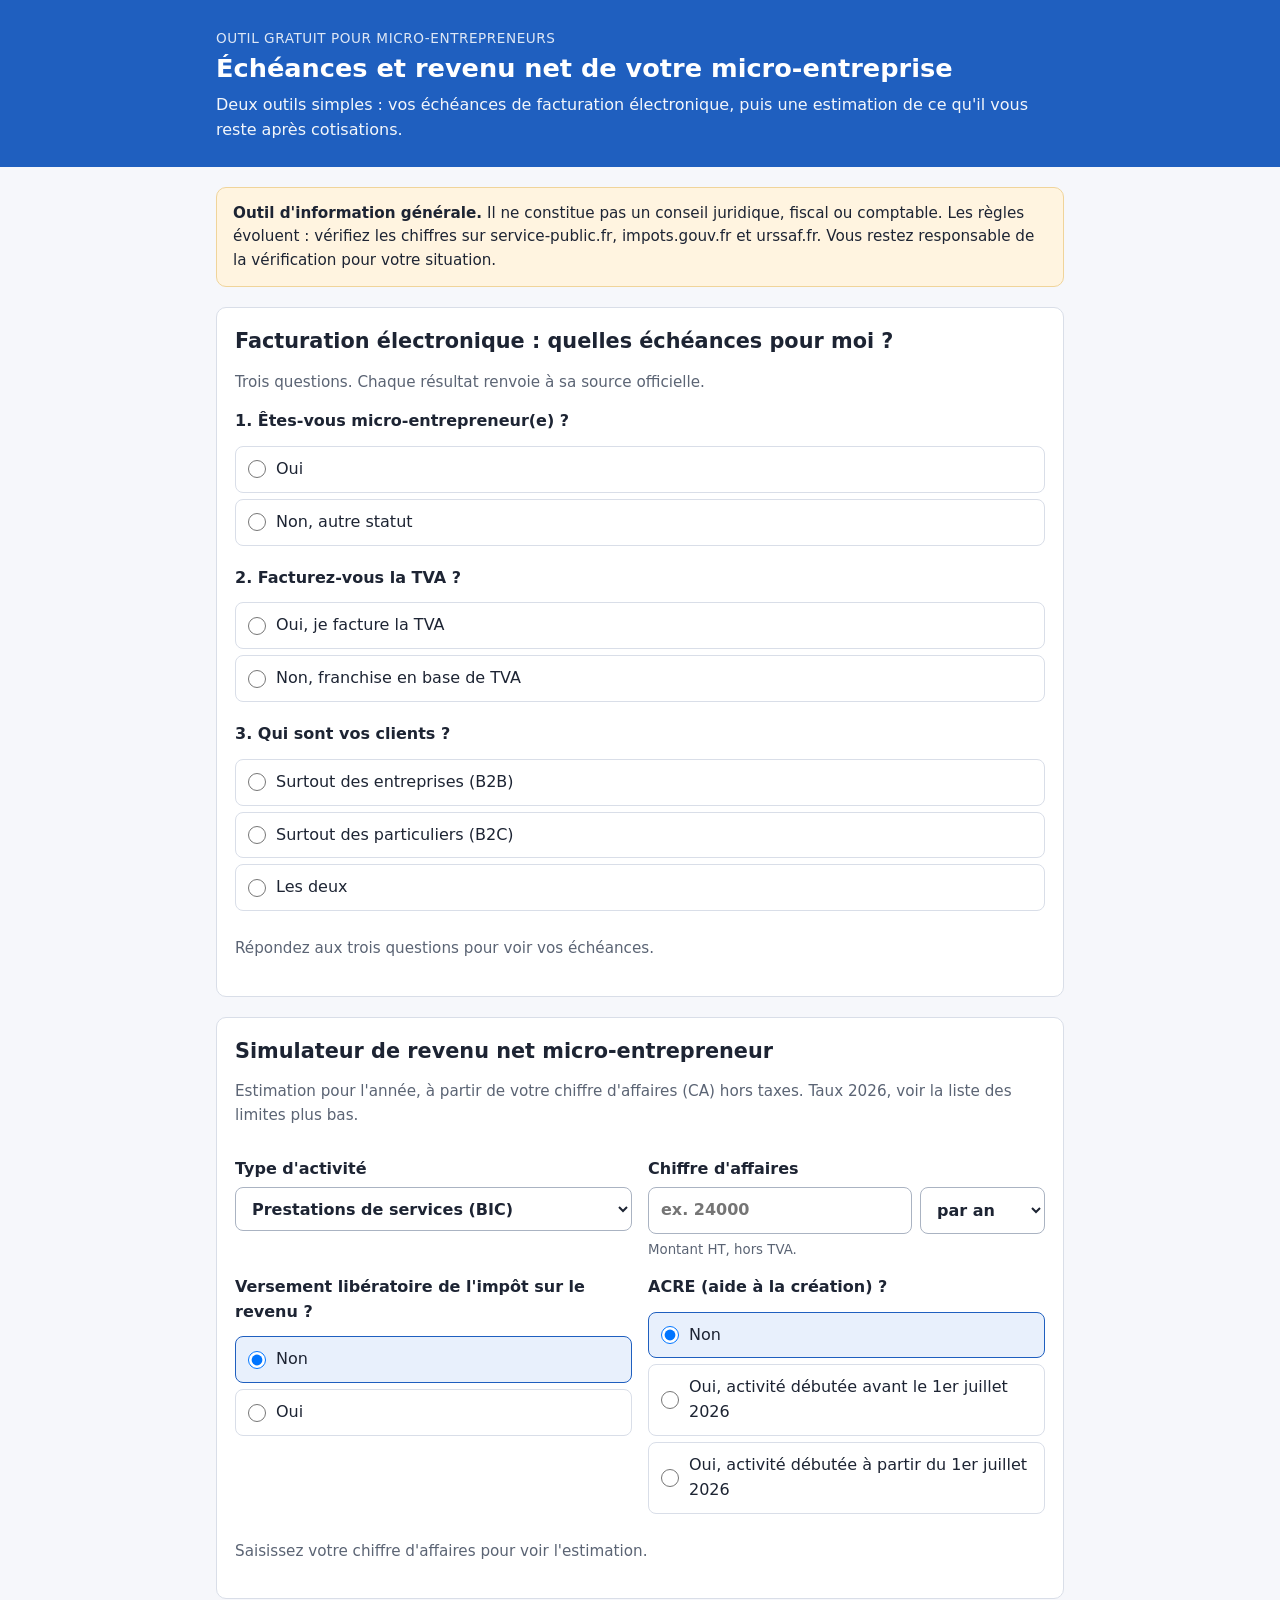
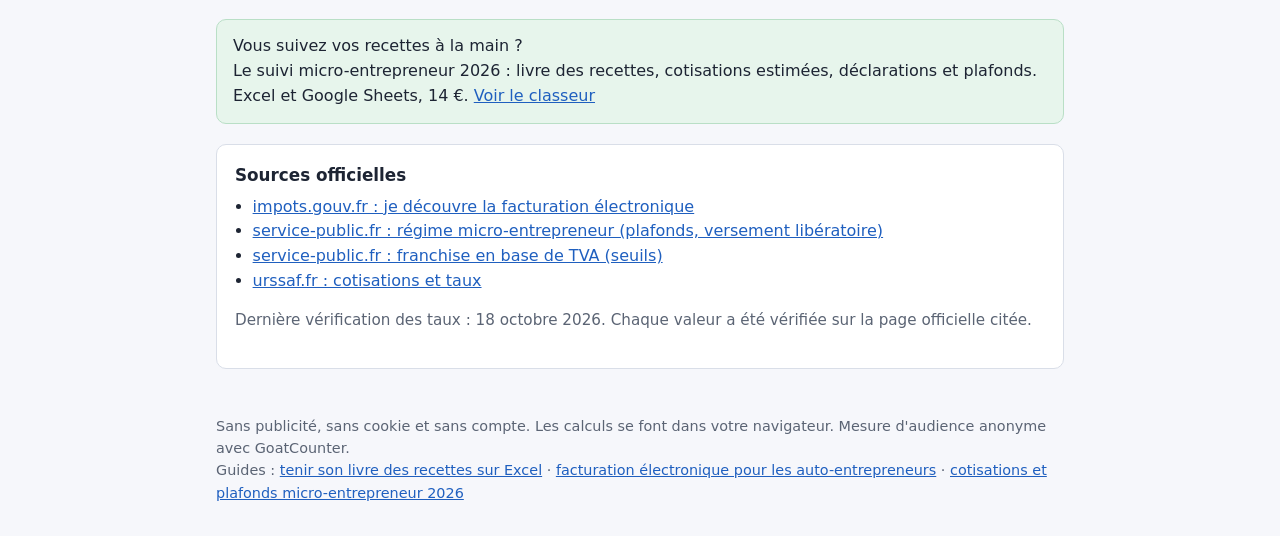
<file: index.html>
<!doctype html>
<html lang="fr">
<head>
  <meta charset="utf-8">
  <meta name="viewport" content="width=device-width, initial-scale=1">
  <title>Échéances micro-entrepreneur : facturation électronique et revenu net</title>
  <meta name="description" content="Outil gratuit pour les micro-entrepreneurs : quelles échéances de facturation électronique vous concernent, et combien il vous reste après cotisations.">
  <link rel="stylesheet" href="style.css">
</head>
<body>

<header class="site-header">
  <div class="wrap">
    <p class="kicker">Outil gratuit pour micro-entrepreneurs</p>
    <h1>Échéances et revenu net de votre micro-entreprise</h1>
    <p class="lead">Deux outils simples : vos échéances de facturation électronique, puis une estimation de ce qu'il vous reste après cotisations.</p>
  </div>
</header>

<main class="wrap">

  <div class="disclaimer" role="note">
    <p><strong>Outil d'information générale.</strong> Il ne constitue pas un conseil juridique, fiscal ou comptable. Les règles évoluent : vérifiez les chiffres sur service-public.fr, impots.gouv.fr et urssaf.fr. Vous restez responsable de la vérification pour votre situation.</p>
  </div>

  <!-- ======================= SECTION 1 ======================= -->
  <section id="facturation" class="panel" aria-labelledby="titre-facturation">
    <h2 id="titre-facturation">Facturation électronique : quelles échéances pour moi ?</h2>
    <p class="muted">Trois questions. Chaque résultat renvoie à sa source officielle.</p>

    <form id="einvoice-form" novalidate>
      <fieldset>
        <legend>1. Êtes-vous micro-entrepreneur(e) ?</legend>
        <label class="choice"><input type="radio" name="micro" value="oui"> Oui</label>
        <label class="choice"><input type="radio" name="micro" value="non"> Non, autre statut</label>
      </fieldset>

      <fieldset>
        <legend>2. Facturez-vous la TVA ?</legend>
        <label class="choice"><input type="radio" name="tva" value="assujetti"> Oui, je facture la TVA</label>
        <label class="choice"><input type="radio" name="tva" value="franchise"> Non, franchise en base de TVA</label>
      </fieldset>

      <fieldset>
        <legend>3. Qui sont vos clients ?</legend>
        <label class="choice"><input type="radio" name="clients" value="b2b"> Surtout des entreprises (B2B)</label>
        <label class="choice"><input type="radio" name="clients" value="b2c"> Surtout des particuliers (B2C)</label>
        <label class="choice"><input type="radio" name="clients" value="both"> Les deux</label>
      </fieldset>
    </form>

    <div id="einvoice-results" class="results" aria-live="polite">
      <p class="muted">Répondez aux trois questions pour voir vos échéances.</p>
    </div>
  </section>

  <!-- ======================= SECTION 2 ======================= -->
  <section id="simulateur" class="panel" aria-labelledby="titre-simulateur">
    <h2 id="titre-simulateur">Simulateur de revenu net micro-entrepreneur</h2>
    <p class="muted">Estimation pour l'année, à partir de votre chiffre d'affaires (CA) hors taxes. Taux 2026, voir la liste des limites plus bas.</p>

    <form id="sim-form" novalidate>
      <div class="grid">
        <label class="field">
          <span>Type d'activité</span>
          <select name="activity">
            <option value="vente">Vente de marchandises (BIC)</option>
            <option value="services" selected>Prestations de services (BIC)</option>
            <option value="bnc">Prestations non commerciales (BNC, SSI)</option>
            <option value="cipav">Profession libérale réglementée (CIPAV)</option>
          </select>
        </label>

        <label class="field">
          <span>Chiffre d'affaires</span>
          <div class="inline">
            <input type="number" name="amount" min="0" step="100" inputmode="decimal" placeholder="ex. 24000" aria-describedby="ca-help">
            <select name="period" aria-label="Période du chiffre d'affaires">
              <option value="an" selected>par an</option>
              <option value="mois">par mois</option>
            </select>
          </div>
          <small id="ca-help">Montant HT, hors TVA.</small>
        </label>
      </div>

      <div class="grid">
        <fieldset>
          <legend>Versement libératoire de l'impôt sur le revenu ?</legend>
          <label class="choice"><input type="radio" name="vfl" value="non" checked> Non</label>
          <label class="choice"><input type="radio" name="vfl" value="oui"> Oui</label>
        </fieldset>

        <fieldset>
          <legend>ACRE (aide à la création) ?</legend>
          <label class="choice"><input type="radio" name="acre" value="non" checked> Non</label>
          <label class="choice"><input type="radio" name="acre" value="avant"> Oui, activité débutée avant le 1er juillet 2026</label>
          <label class="choice"><input type="radio" name="acre" value="apres"> Oui, activité débutée à partir du 1er juillet 2026</label>
        </fieldset>
      </div>
    </form>

    <div id="sim-results" class="results" aria-live="polite">
      <p class="muted">Saisissez votre chiffre d'affaires pour voir l'estimation.</p>
    </div>
  </section>

  <!-- ======================= CTA ======================= -->
  <aside class="cta" aria-label="Suite de l'outil">
    <p>Vous suivez vos recettes à la main ?<br>
    Le suivi micro-entrepreneur 2026 : livre des recettes, cotisations estimées, déclarations et plafonds. Excel et Google Sheets, 14 €.
    <a href="https://lesferay.gumroad.com/l/suivi-micro-2026" data-goatcounter-click="clic-boutique-suivi-2026">Voir le classeur</a></p>
  </aside>

  <!-- ======================= SOURCES ======================= -->
  <section class="panel small" aria-labelledby="titre-sources">
    <h2 id="titre-sources">Sources officielles</h2>
    <ul>
      <li><a href="https://www.impots.gouv.fr/professionnel/je-decouvre-la-facturation-electronique">impots.gouv.fr : je découvre la facturation électronique</a></li>
      <li><a href="https://entreprendre.service-public.gouv.fr/vosdroits/F23267">service-public.fr : régime micro-entrepreneur (plafonds, versement libératoire)</a></li>
      <li><a href="https://entreprendre.service-public.gouv.fr/vosdroits/F21746">service-public.fr : franchise en base de TVA (seuils)</a></li>
      <li><a href="https://www.urssaf.fr">urssaf.fr : cotisations et taux</a></li>
    </ul>
    <p class="muted">Dernière vérification des taux : 18 octobre 2026. Chaque valeur a été vérifiée sur la page officielle citée.</p>
  </section>

</main>

<footer class="site-footer">
  <div class="wrap">
    <p>Sans publicité, sans cookie et sans compte. Les calculs se font dans votre navigateur. Mesure d'audience anonyme avec GoatCounter.</p>
    <p>Guides : <a href="livre-des-recettes-excel.html">tenir son livre des recettes sur Excel</a> · <a href="facturation-electronique-auto-entrepreneur.html">facturation électronique pour les auto-entrepreneurs</a> · <a href="cotisations-plafonds-micro-entrepreneur-2026.html">cotisations et plafonds micro-entrepreneur 2026</a></p>
  </div>
</footer>

<script src="app.js"></script>
<script data-goatcounter="https://micro-echeances.goatcounter.com/count" async src="//gc.zgo.at/count.js"></script>
</body>
</html>
</file>
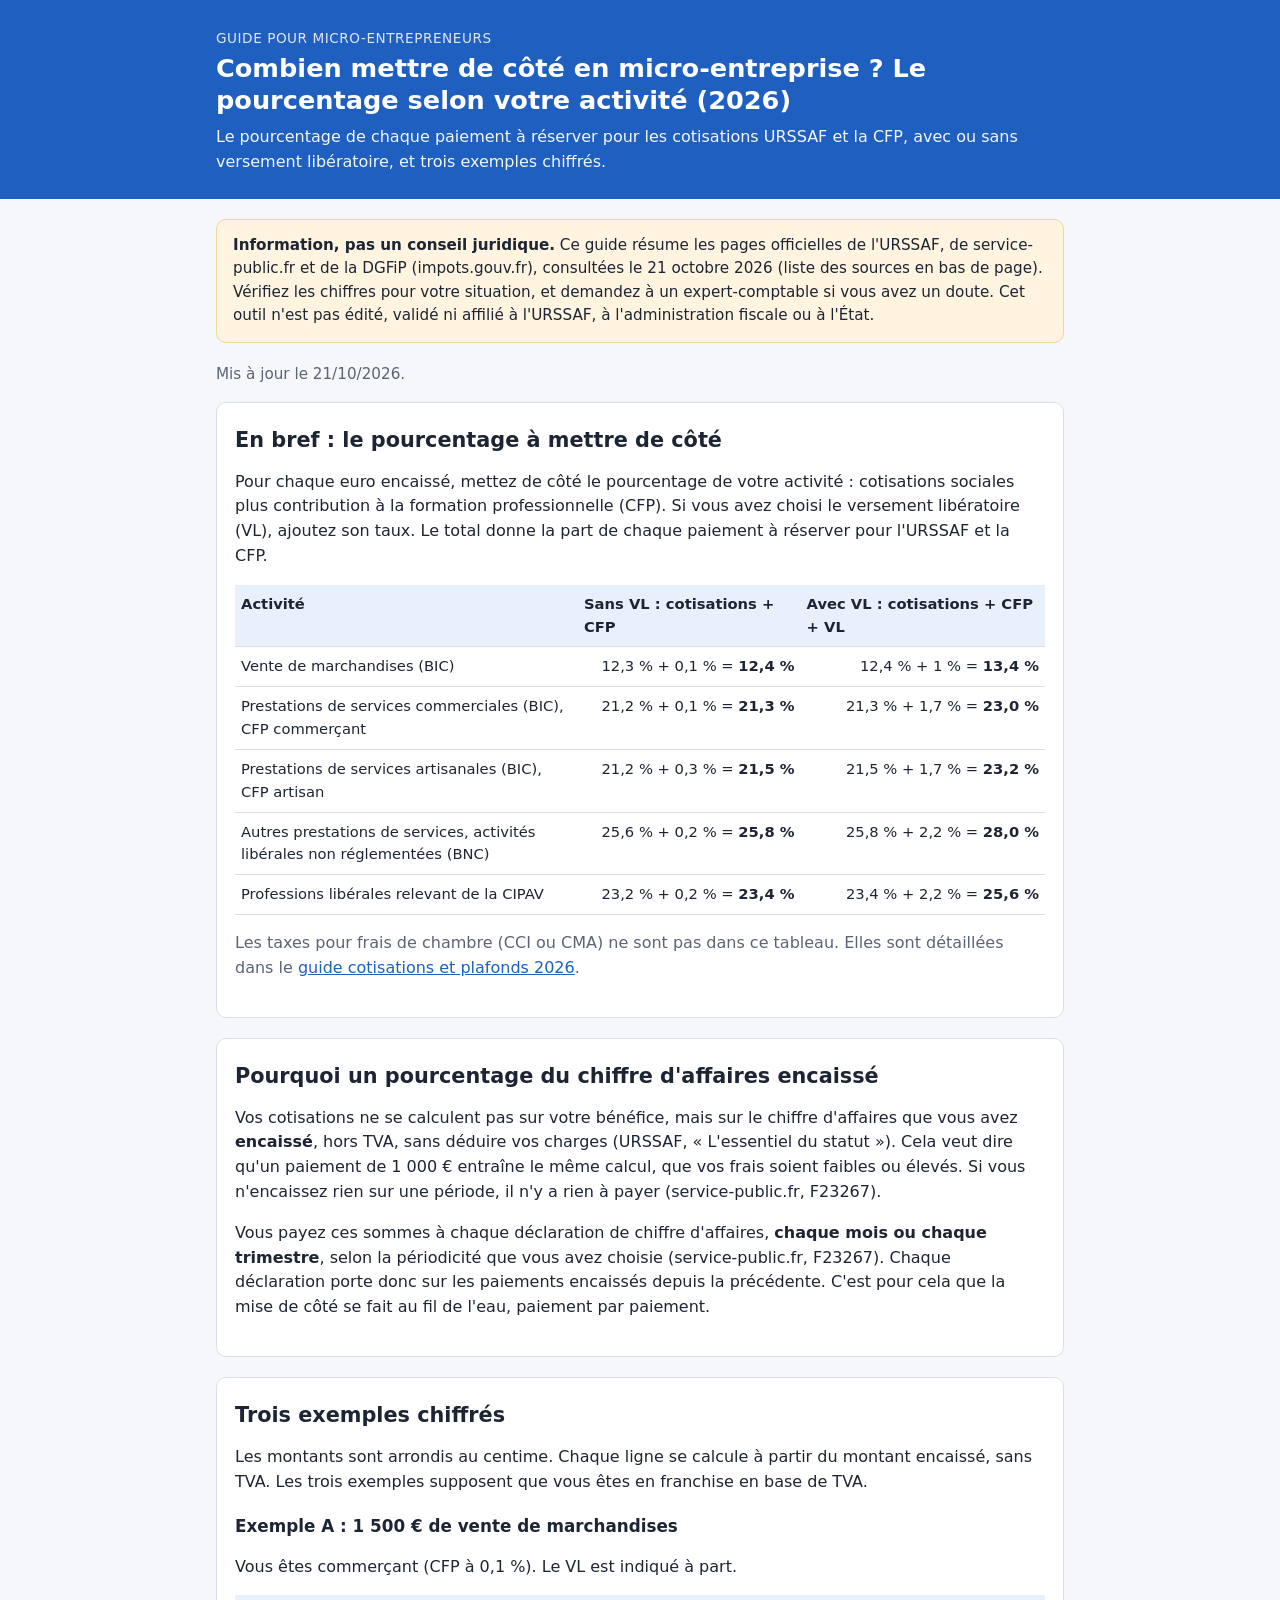
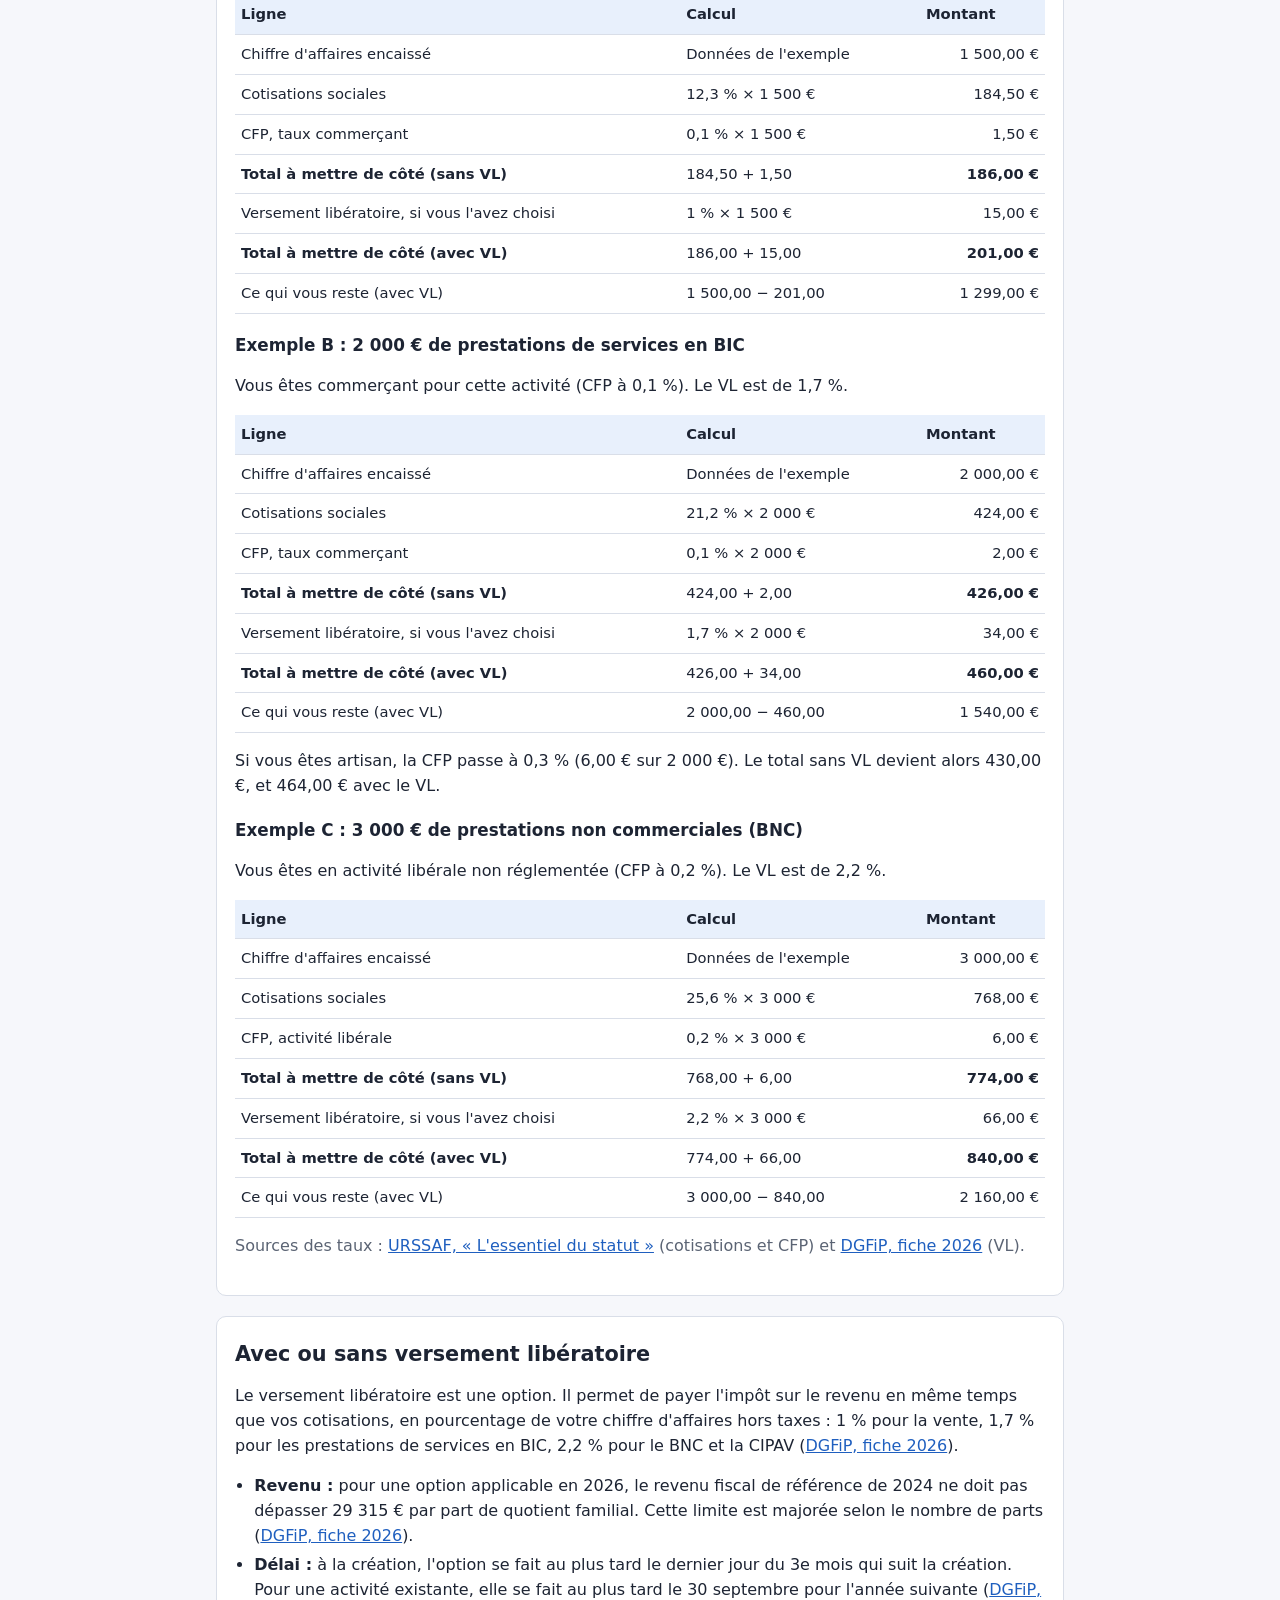
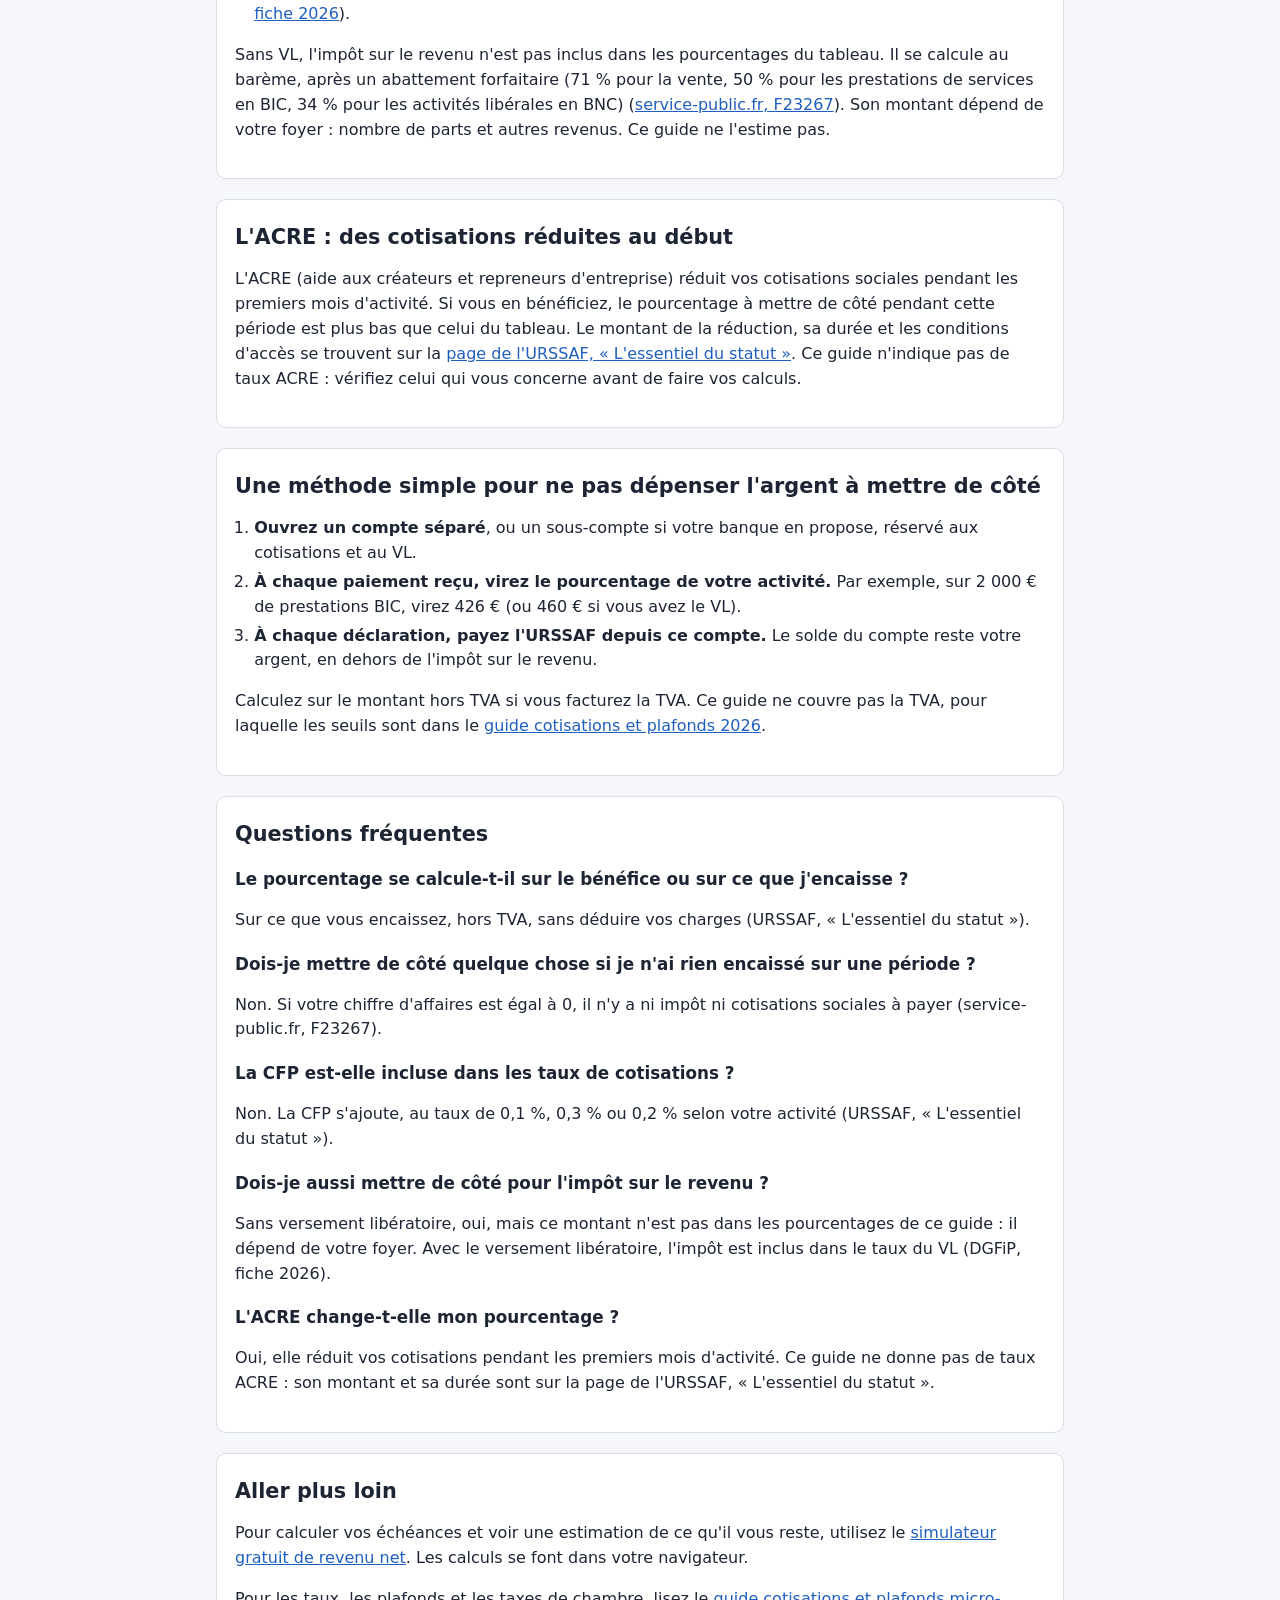
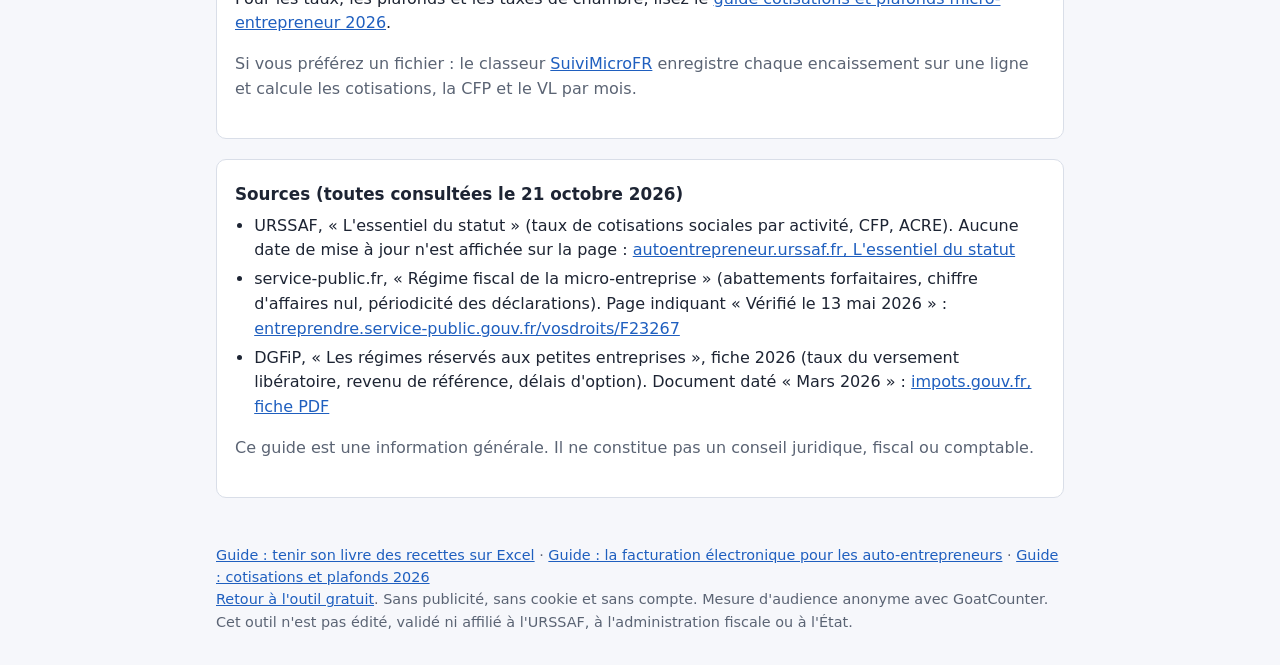
<file: combien-mettre-de-cote-micro-entrepreneur.html>
<!doctype html>
<html lang="fr">
<head>
  <meta charset="utf-8">
  <meta name="viewport" content="width=device-width, initial-scale=1">
  <title>Combien mettre de côté en micro-entreprise ? Pourcentage par activité (2026)</title>
  <meta name="description" content="Quel pourcentage de chaque paiement mettre de côté pour les cotisations URSSAF et la CFP en 2026, par activité, avec ou sans versement libératoire, avec trois exemples chiffrés.">
  <link rel="canonical" href="https://alesfer001.github.io/micro-echeances/combien-mettre-de-cote-micro-entrepreneur.html">
  <link rel="stylesheet" href="style.css">
  <style>
    .guide .panel h2 { margin-top: 4px; }
    .guide .panel h3 { font-size: 1.05rem; margin: 18px 0 6px; }
    .guide .panel p, .guide .panel li { font-size: 1rem; }
    .guide .panel ul, .guide .panel ol { padding-left: 1.2rem; }
    .guide .panel li { margin: 4px 0; }
    .guide table.ex { width: 100%; border-collapse: collapse; margin: 12px 0; font-size: .92rem; }
    .guide table.ex th, .guide table.ex td { text-align: left; padding: 8px 6px; border-bottom: 1px solid var(--line); vertical-align: top; }
    .guide table.ex th { font-weight: 600; background: var(--accent-soft); }
    .guide table.ex td.num { text-align: right; white-space: nowrap; }
    .guide table.ex td.src { font-size: .85rem; }
  </style>
</head>
<body class="guide">

<header class="site-header">
  <div class="wrap">
    <p class="kicker">Guide pour micro-entrepreneurs</p>
    <h1>Combien mettre de côté en micro-entreprise ? Le pourcentage selon votre activité (2026)</h1>
    <p class="lead">Le pourcentage de chaque paiement à réserver pour les cotisations URSSAF et la CFP, avec ou sans versement libératoire, et trois exemples chiffrés.</p>
  </div>
</header>

<main class="wrap">

  <div class="disclaimer" role="note">
    <p><strong>Information, pas un conseil juridique.</strong> Ce guide résume les pages officielles de l'URSSAF, de service-public.fr et de la DGFiP (impots.gouv.fr), consultées le 21 octobre 2026 (liste des sources en bas de page). Vérifiez les chiffres pour votre situation, et demandez à un expert-comptable si vous avez un doute. Cet outil n'est pas édité, validé ni affilié à l'URSSAF, à l'administration fiscale ou à l'État.</p>
  </div>

  <p class="muted">Mis à jour le 21/10/2026.</p>

  <section class="panel" aria-labelledby="bref">
    <h2 id="bref">En bref : le pourcentage à mettre de côté</h2>
    <p>Pour chaque euro encaissé, mettez de côté le pourcentage de votre activité : cotisations sociales plus contribution à la formation professionnelle (CFP). Si vous avez choisi le versement libératoire (VL), ajoutez son taux. Le total donne la part de chaque paiement à réserver pour l'URSSAF et la CFP.</p>
    <table class="ex">
      <thead>
        <tr>
          <th scope="col">Activité</th>
          <th scope="col">Sans VL : cotisations + CFP</th>
          <th scope="col">Avec VL : cotisations + CFP + VL</th>
        </tr>
      </thead>
      <tbody>
        <tr>
          <td>Vente de marchandises (BIC)</td>
          <td class="num">12,3 % + 0,1 % = <strong>12,4 %</strong></td>
          <td class="num">12,4 % + 1 % = <strong>13,4 %</strong></td>
        </tr>
        <tr>
          <td>Prestations de services commerciales (BIC), CFP commerçant</td>
          <td class="num">21,2 % + 0,1 % = <strong>21,3 %</strong></td>
          <td class="num">21,3 % + 1,7 % = <strong>23,0 %</strong></td>
        </tr>
        <tr>
          <td>Prestations de services artisanales (BIC), CFP artisan</td>
          <td class="num">21,2 % + 0,3 % = <strong>21,5 %</strong></td>
          <td class="num">21,5 % + 1,7 % = <strong>23,2 %</strong></td>
        </tr>
        <tr>
          <td>Autres prestations de services, activités libérales non réglementées (BNC)</td>
          <td class="num">25,6 % + 0,2 % = <strong>25,8 %</strong></td>
          <td class="num">25,8 % + 2,2 % = <strong>28,0 %</strong></td>
        </tr>
        <tr>
          <td>Professions libérales relevant de la CIPAV</td>
          <td class="num">23,2 % + 0,2 % = <strong>23,4 %</strong></td>
          <td class="num">23,4 % + 2,2 % = <strong>25,6 %</strong></td>
        </tr>
      </tbody>
    </table>
    <p class="muted">Les taxes pour frais de chambre (CCI ou CMA) ne sont pas dans ce tableau. Elles sont détaillées dans le <a href="cotisations-plafonds-micro-entrepreneur-2026.html">guide cotisations et plafonds 2026</a>.</p>
  </section>

  <section class="panel" aria-labelledby="pourquoi">
    <h2 id="pourquoi">Pourquoi un pourcentage du chiffre d'affaires encaissé</h2>
    <p>Vos cotisations ne se calculent pas sur votre bénéfice, mais sur le chiffre d'affaires que vous avez <strong>encaissé</strong>, hors TVA, sans déduire vos charges (URSSAF, « L'essentiel du statut »). Cela veut dire qu'un paiement de 1 000 € entraîne le même calcul, que vos frais soient faibles ou élevés. Si vous n'encaissez rien sur une période, il n'y a rien à payer (service-public.fr, F23267).</p>
    <p>Vous payez ces sommes à chaque déclaration de chiffre d'affaires, <strong>chaque mois ou chaque trimestre</strong>, selon la périodicité que vous avez choisie (service-public.fr, F23267). Chaque déclaration porte donc sur les paiements encaissés depuis la précédente. C'est pour cela que la mise de côté se fait au fil de l'eau, paiement par paiement.</p>
  </section>

  <section class="panel" aria-labelledby="exemples">
    <h2 id="exemples">Trois exemples chiffrés</h2>
    <p>Les montants sont arrondis au centime. Chaque ligne se calcule à partir du montant encaissé, sans TVA. Les trois exemples supposent que vous êtes en franchise en base de TVA.</p>

    <h3>Exemple A : 1 500 € de vente de marchandises</h3>
    <p>Vous êtes commerçant (CFP à 0,1 %). Le VL est indiqué à part.</p>
    <table class="ex">
      <thead>
        <tr>
          <th scope="col">Ligne</th>
          <th scope="col">Calcul</th>
          <th scope="col">Montant</th>
        </tr>
      </thead>
      <tbody>
        <tr>
          <td>Chiffre d'affaires encaissé</td>
          <td>Données de l'exemple</td>
          <td class="num">1 500,00 €</td>
        </tr>
        <tr>
          <td>Cotisations sociales</td>
          <td>12,3 % × 1 500 €</td>
          <td class="num">184,50 €</td>
        </tr>
        <tr>
          <td>CFP, taux commerçant</td>
          <td>0,1 % × 1 500 €</td>
          <td class="num">1,50 €</td>
        </tr>
        <tr>
          <td><strong>Total à mettre de côté (sans VL)</strong></td>
          <td>184,50 + 1,50</td>
          <td class="num"><strong>186,00 €</strong></td>
        </tr>
        <tr>
          <td>Versement libératoire, si vous l'avez choisi</td>
          <td>1 % × 1 500 €</td>
          <td class="num">15,00 €</td>
        </tr>
        <tr>
          <td><strong>Total à mettre de côté (avec VL)</strong></td>
          <td>186,00 + 15,00</td>
          <td class="num"><strong>201,00 €</strong></td>
        </tr>
        <tr>
          <td>Ce qui vous reste (avec VL)</td>
          <td>1 500,00 − 201,00</td>
          <td class="num">1 299,00 €</td>
        </tr>
      </tbody>
    </table>

    <h3>Exemple B : 2 000 € de prestations de services en BIC</h3>
    <p>Vous êtes commerçant pour cette activité (CFP à 0,1 %). Le VL est de 1,7 %.</p>
    <table class="ex">
      <thead>
        <tr>
          <th scope="col">Ligne</th>
          <th scope="col">Calcul</th>
          <th scope="col">Montant</th>
        </tr>
      </thead>
      <tbody>
        <tr>
          <td>Chiffre d'affaires encaissé</td>
          <td>Données de l'exemple</td>
          <td class="num">2 000,00 €</td>
        </tr>
        <tr>
          <td>Cotisations sociales</td>
          <td>21,2 % × 2 000 €</td>
          <td class="num">424,00 €</td>
        </tr>
        <tr>
          <td>CFP, taux commerçant</td>
          <td>0,1 % × 2 000 €</td>
          <td class="num">2,00 €</td>
        </tr>
        <tr>
          <td><strong>Total à mettre de côté (sans VL)</strong></td>
          <td>424,00 + 2,00</td>
          <td class="num"><strong>426,00 €</strong></td>
        </tr>
        <tr>
          <td>Versement libératoire, si vous l'avez choisi</td>
          <td>1,7 % × 2 000 €</td>
          <td class="num">34,00 €</td>
        </tr>
        <tr>
          <td><strong>Total à mettre de côté (avec VL)</strong></td>
          <td>426,00 + 34,00</td>
          <td class="num"><strong>460,00 €</strong></td>
        </tr>
        <tr>
          <td>Ce qui vous reste (avec VL)</td>
          <td>2 000,00 − 460,00</td>
          <td class="num">1 540,00 €</td>
        </tr>
      </tbody>
    </table>
    <p>Si vous êtes artisan, la CFP passe à 0,3 % (6,00 € sur 2 000 €). Le total sans VL devient alors 430,00 €, et 464,00 € avec le VL.</p>

    <h3>Exemple C : 3 000 € de prestations non commerciales (BNC)</h3>
    <p>Vous êtes en activité libérale non réglementée (CFP à 0,2 %). Le VL est de 2,2 %.</p>
    <table class="ex">
      <thead>
        <tr>
          <th scope="col">Ligne</th>
          <th scope="col">Calcul</th>
          <th scope="col">Montant</th>
        </tr>
      </thead>
      <tbody>
        <tr>
          <td>Chiffre d'affaires encaissé</td>
          <td>Données de l'exemple</td>
          <td class="num">3 000,00 €</td>
        </tr>
        <tr>
          <td>Cotisations sociales</td>
          <td>25,6 % × 3 000 €</td>
          <td class="num">768,00 €</td>
        </tr>
        <tr>
          <td>CFP, activité libérale</td>
          <td>0,2 % × 3 000 €</td>
          <td class="num">6,00 €</td>
        </tr>
        <tr>
          <td><strong>Total à mettre de côté (sans VL)</strong></td>
          <td>768,00 + 6,00</td>
          <td class="num"><strong>774,00 €</strong></td>
        </tr>
        <tr>
          <td>Versement libératoire, si vous l'avez choisi</td>
          <td>2,2 % × 3 000 €</td>
          <td class="num">66,00 €</td>
        </tr>
        <tr>
          <td><strong>Total à mettre de côté (avec VL)</strong></td>
          <td>774,00 + 66,00</td>
          <td class="num"><strong>840,00 €</strong></td>
        </tr>
        <tr>
          <td>Ce qui vous reste (avec VL)</td>
          <td>3 000,00 − 840,00</td>
          <td class="num">2 160,00 €</td>
        </tr>
      </tbody>
    </table>
    <p class="muted">Sources des taux : <a href="https://www.autoentrepreneur.urssaf.fr/portail/accueil/sinformer-sur-le-statut/lessentiel-du-statut.html">URSSAF, « L'essentiel du statut »</a> (cotisations et CFP) et <a href="https://www.impots.gouv.fr/sites/default/files/media/3_Documentation/depliants/pro_fiche_regimes_reserves_aux_petites_entreprises_2026.pdf">DGFiP, fiche 2026</a> (VL).</p>
  </section>

  <section class="panel" aria-labelledby="vl">
    <h2 id="vl">Avec ou sans versement libératoire</h2>
    <p>Le versement libératoire est une option. Il permet de payer l'impôt sur le revenu en même temps que vos cotisations, en pourcentage de votre chiffre d'affaires hors taxes : 1 % pour la vente, 1,7 % pour les prestations de services en BIC, 2,2 % pour le BNC et la CIPAV (<a href="https://www.impots.gouv.fr/sites/default/files/media/3_Documentation/depliants/pro_fiche_regimes_reserves_aux_petites_entreprises_2026.pdf">DGFiP, fiche 2026</a>).</p>
    <ul>
      <li><strong>Revenu :</strong> pour une option applicable en 2026, le revenu fiscal de référence de 2024 ne doit pas dépasser 29 315 € par part de quotient familial. Cette limite est majorée selon le nombre de parts (<a href="https://www.impots.gouv.fr/sites/default/files/media/3_Documentation/depliants/pro_fiche_regimes_reserves_aux_petites_entreprises_2026.pdf">DGFiP, fiche 2026</a>).</li>
      <li><strong>Délai :</strong> à la création, l'option se fait au plus tard le dernier jour du 3e mois qui suit la création. Pour une activité existante, elle se fait au plus tard le 30 septembre pour l'année suivante (<a href="https://www.impots.gouv.fr/sites/default/files/media/3_Documentation/depliants/pro_fiche_regimes_reserves_aux_petites_entreprises_2026.pdf">DGFiP, fiche 2026</a>).</li>
    </ul>
    <p>Sans VL, l'impôt sur le revenu n'est pas inclus dans les pourcentages du tableau. Il se calcule au barème, après un abattement forfaitaire (71 % pour la vente, 50 % pour les prestations de services en BIC, 34 % pour les activités libérales en BNC) (<a href="https://entreprendre.service-public.gouv.fr/vosdroits/F23267">service-public.fr, F23267</a>). Son montant dépend de votre foyer : nombre de parts et autres revenus. Ce guide ne l'estime pas.</p>
  </section>

  <section class="panel" aria-labelledby="acre">
    <h2 id="acre">L'ACRE : des cotisations réduites au début</h2>
    <p>L'ACRE (aide aux créateurs et repreneurs d'entreprise) réduit vos cotisations sociales pendant les premiers mois d'activité. Si vous en bénéficiez, le pourcentage à mettre de côté pendant cette période est plus bas que celui du tableau. Le montant de la réduction, sa durée et les conditions d'accès se trouvent sur la <a href="https://www.autoentrepreneur.urssaf.fr/portail/accueil/sinformer-sur-le-statut/lessentiel-du-statut.html">page de l'URSSAF, « L'essentiel du statut »</a>. Ce guide n'indique pas de taux ACRE : vérifiez celui qui vous concerne avant de faire vos calculs.</p>
  </section>

  <section class="panel" aria-labelledby="methode">
    <h2 id="methode">Une méthode simple pour ne pas dépenser l'argent à mettre de côté</h2>
    <ol>
      <li><strong>Ouvrez un compte séparé</strong>, ou un sous-compte si votre banque en propose, réservé aux cotisations et au VL.</li>
      <li><strong>À chaque paiement reçu, virez le pourcentage de votre activité.</strong> Par exemple, sur 2 000 € de prestations BIC, virez 426 € (ou 460 € si vous avez le VL).</li>
      <li><strong>À chaque déclaration, payez l'URSSAF depuis ce compte.</strong> Le solde du compte reste votre argent, en dehors de l'impôt sur le revenu.</li>
    </ol>
    <p>Calculez sur le montant hors TVA si vous facturez la TVA. Ce guide ne couvre pas la TVA, pour laquelle les seuils sont dans le <a href="cotisations-plafonds-micro-entrepreneur-2026.html">guide cotisations et plafonds 2026</a>.</p>
  </section>

  <section class="panel" aria-labelledby="faq">
    <h2 id="faq">Questions fréquentes</h2>

    <h3>Le pourcentage se calcule-t-il sur le bénéfice ou sur ce que j'encaisse ?</h3>
    <p>Sur ce que vous encaissez, hors TVA, sans déduire vos charges (URSSAF, « L'essentiel du statut »).</p>

    <h3>Dois-je mettre de côté quelque chose si je n'ai rien encaissé sur une période ?</h3>
    <p>Non. Si votre chiffre d'affaires est égal à 0, il n'y a ni impôt ni cotisations sociales à payer (service-public.fr, F23267).</p>

    <h3>La CFP est-elle incluse dans les taux de cotisations ?</h3>
    <p>Non. La CFP s'ajoute, au taux de 0,1 %, 0,3 % ou 0,2 % selon votre activité (URSSAF, « L'essentiel du statut »).</p>

    <h3>Dois-je aussi mettre de côté pour l'impôt sur le revenu ?</h3>
    <p>Sans versement libératoire, oui, mais ce montant n'est pas dans les pourcentages de ce guide : il dépend de votre foyer. Avec le versement libératoire, l'impôt est inclus dans le taux du VL (DGFiP, fiche 2026).</p>

    <h3>L'ACRE change-t-elle mon pourcentage ?</h3>
    <p>Oui, elle réduit vos cotisations pendant les premiers mois d'activité. Ce guide ne donne pas de taux ACRE : son montant et sa durée sont sur la page de l'URSSAF, « L'essentiel du statut ».</p>
  </section>

  <section class="panel" aria-labelledby="suite">
    <h2 id="suite">Aller plus loin</h2>
    <p>Pour calculer vos échéances et voir une estimation de ce qu'il vous reste, utilisez le <a href="index.html#titre-simulateur">simulateur gratuit de revenu net</a>. Les calculs se font dans votre navigateur.</p>
    <p>Pour les taux, les plafonds et les taxes de chambre, lisez le <a href="cotisations-plafonds-micro-entrepreneur-2026.html">guide cotisations et plafonds micro-entrepreneur 2026</a>.</p>
    <p class="muted">Si vous préférez un fichier : le classeur <a href="https://suivimicrofr.etsy.com" data-goatcounter-click="clic-boutique-guide-mettre-de-cote">SuiviMicroFR</a> enregistre chaque encaissement sur une ligne et calcule les cotisations, la CFP et le VL par mois.</p>
  </section>

  <section class="panel small" aria-labelledby="sources">
    <h2 id="sources">Sources (toutes consultées le 21 octobre 2026)</h2>
    <ul>
      <li>URSSAF, « L'essentiel du statut » (taux de cotisations sociales par activité, CFP, ACRE). Aucune date de mise à jour n'est affichée sur la page : <a href="https://www.autoentrepreneur.urssaf.fr/portail/accueil/sinformer-sur-le-statut/lessentiel-du-statut.html">autoentrepreneur.urssaf.fr, L'essentiel du statut</a></li>
      <li>service-public.fr, « Régime fiscal de la micro-entreprise » (abattements forfaitaires, chiffre d'affaires nul, périodicité des déclarations). Page indiquant « Vérifié le 13 mai 2026 » : <a href="https://entreprendre.service-public.gouv.fr/vosdroits/F23267">entreprendre.service-public.gouv.fr/vosdroits/F23267</a></li>
      <li>DGFiP, « Les régimes réservés aux petites entreprises », fiche 2026 (taux du versement libératoire, revenu de référence, délais d'option). Document daté « Mars 2026 » : <a href="https://www.impots.gouv.fr/sites/default/files/media/3_Documentation/depliants/pro_fiche_regimes_reserves_aux_petites_entreprises_2026.pdf">impots.gouv.fr, fiche PDF</a></li>
    </ul>
    <p class="muted">Ce guide est une information générale. Il ne constitue pas un conseil juridique, fiscal ou comptable.</p>
  </section>

</main>

<footer class="site-footer">
  <div class="wrap">
    <p><a href="livre-des-recettes-excel.html">Guide : tenir son livre des recettes sur Excel</a> · <a href="facturation-electronique-auto-entrepreneur.html">Guide : la facturation électronique pour les auto-entrepreneurs</a> · <a href="cotisations-plafonds-micro-entrepreneur-2026.html">Guide : cotisations et plafonds 2026</a></p>
    <p><a href="index.html">Retour à l'outil gratuit</a>. Sans publicité, sans cookie et sans compte. Mesure d'audience anonyme avec GoatCounter. Cet outil n'est pas édité, validé ni affilié à l'URSSAF, à l'administration fiscale ou à l'État.</p>
  </div>
</footer>

<script type="application/ld+json">
{
  "@context": "https://schema.org",
  "@type": "FAQPage",
  "mainEntity": [
    {
      "@type": "Question",
      "name": "Le pourcentage se calcule-t-il sur le bénéfice ou sur ce que j'encaisse ?",
      "acceptedAnswer": {
        "@type": "Answer",
        "text": "Sur ce que vous encaissez, hors TVA, sans déduire vos charges (URSSAF, « L'essentiel du statut »)."
      }
    },
    {
      "@type": "Question",
      "name": "Dois-je mettre de côté quelque chose si je n'ai rien encaissé sur une période ?",
      "acceptedAnswer": {
        "@type": "Answer",
        "text": "Non. Si votre chiffre d'affaires est égal à 0, il n'y a ni impôt ni cotisations sociales à payer (service-public.fr, F23267)."
      }
    },
    {
      "@type": "Question",
      "name": "La CFP est-elle incluse dans les taux de cotisations ?",
      "acceptedAnswer": {
        "@type": "Answer",
        "text": "Non. La CFP s'ajoute, au taux de 0,1 %, 0,3 % ou 0,2 % selon votre activité (URSSAF, « L'essentiel du statut »)."
      }
    },
    {
      "@type": "Question",
      "name": "Dois-je aussi mettre de côté pour l'impôt sur le revenu ?",
      "acceptedAnswer": {
        "@type": "Answer",
        "text": "Sans versement libératoire, oui, mais ce montant n'est pas dans les pourcentages de ce guide : il dépend de votre foyer. Avec le versement libératoire, l'impôt est inclus dans le taux du VL (DGFiP, fiche 2026)."
      }
    },
    {
      "@type": "Question",
      "name": "L'ACRE change-t-elle mon pourcentage ?",
      "acceptedAnswer": {
        "@type": "Answer",
        "text": "Oui, elle réduit vos cotisations pendant les premiers mois d'activité. Ce guide ne donne pas de taux ACRE : son montant et sa durée sont sur la page de l'URSSAF, « L'essentiel du statut »."
      }
    }
  ]
}
</script>

<script data-goatcounter="https://micro-echeances.goatcounter.com/count" async src="//gc.zgo.at/count.js"></script>
</body>
</html>
</file>
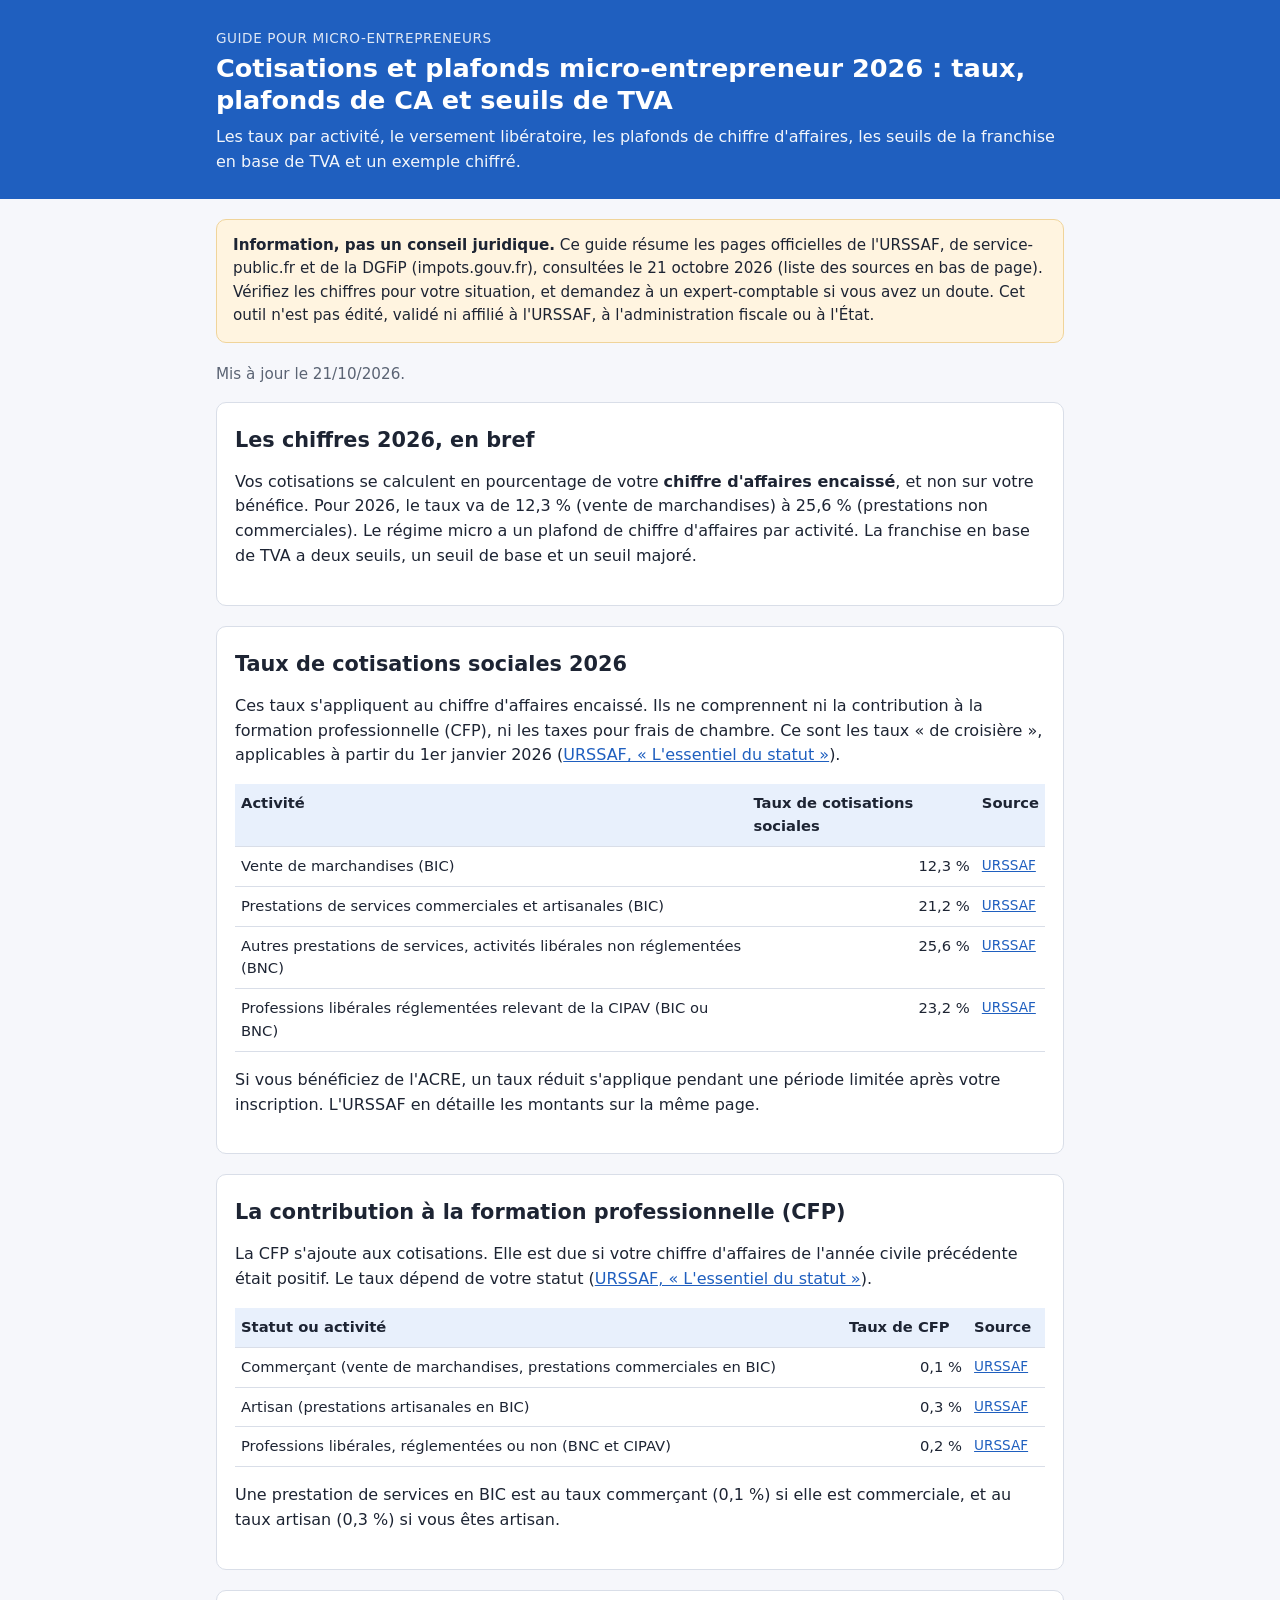
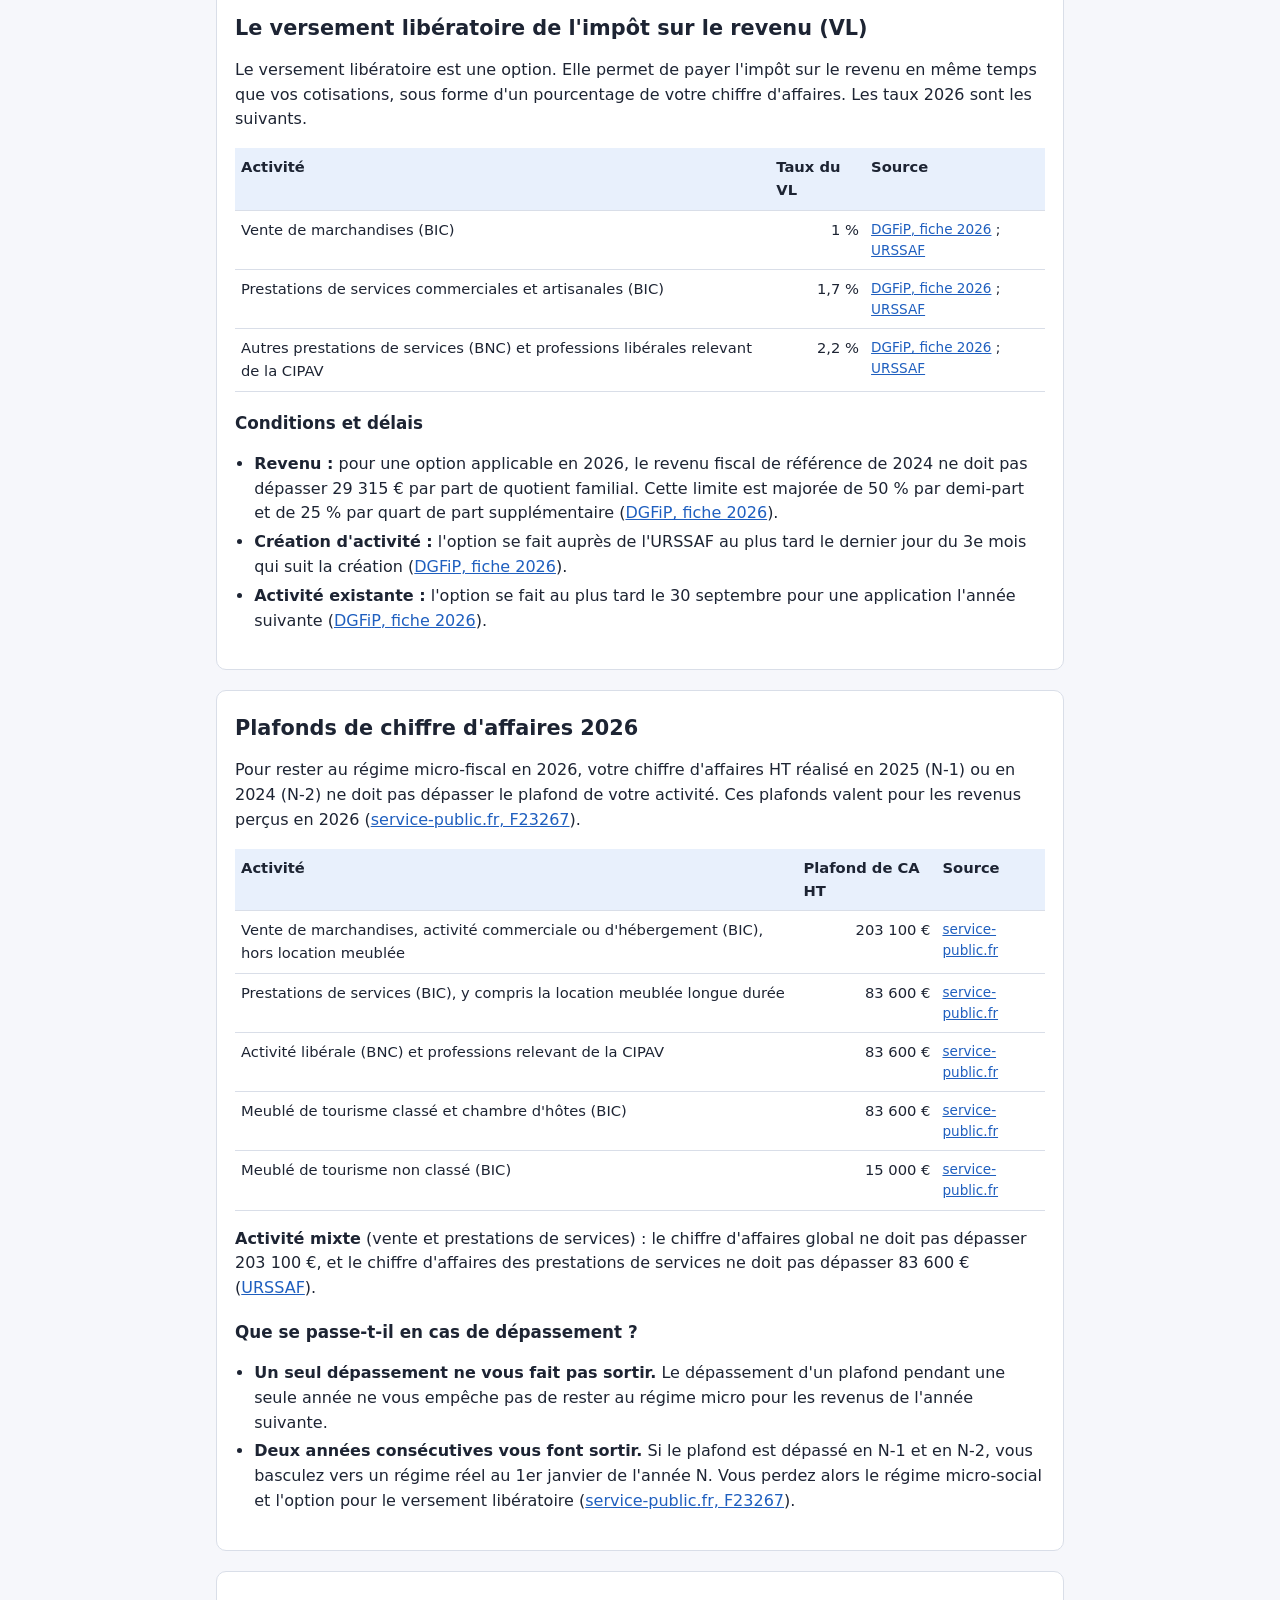
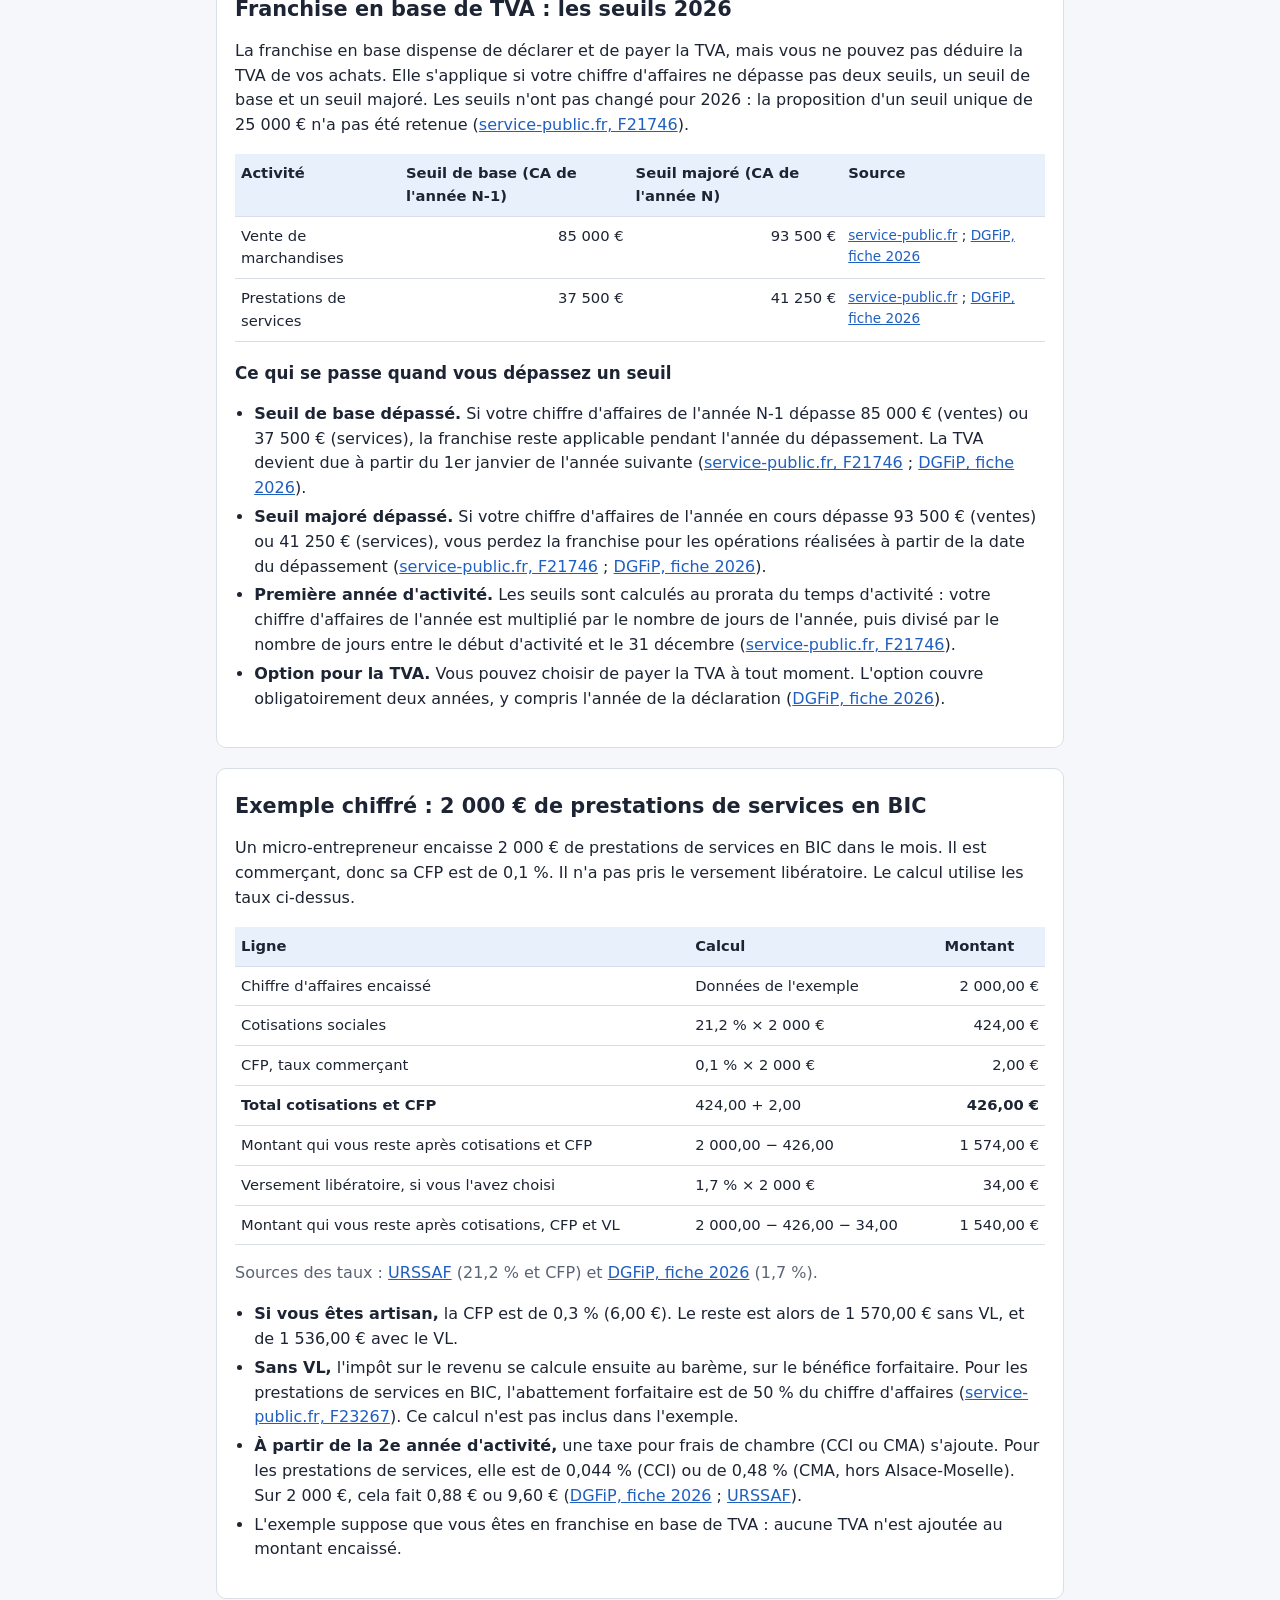
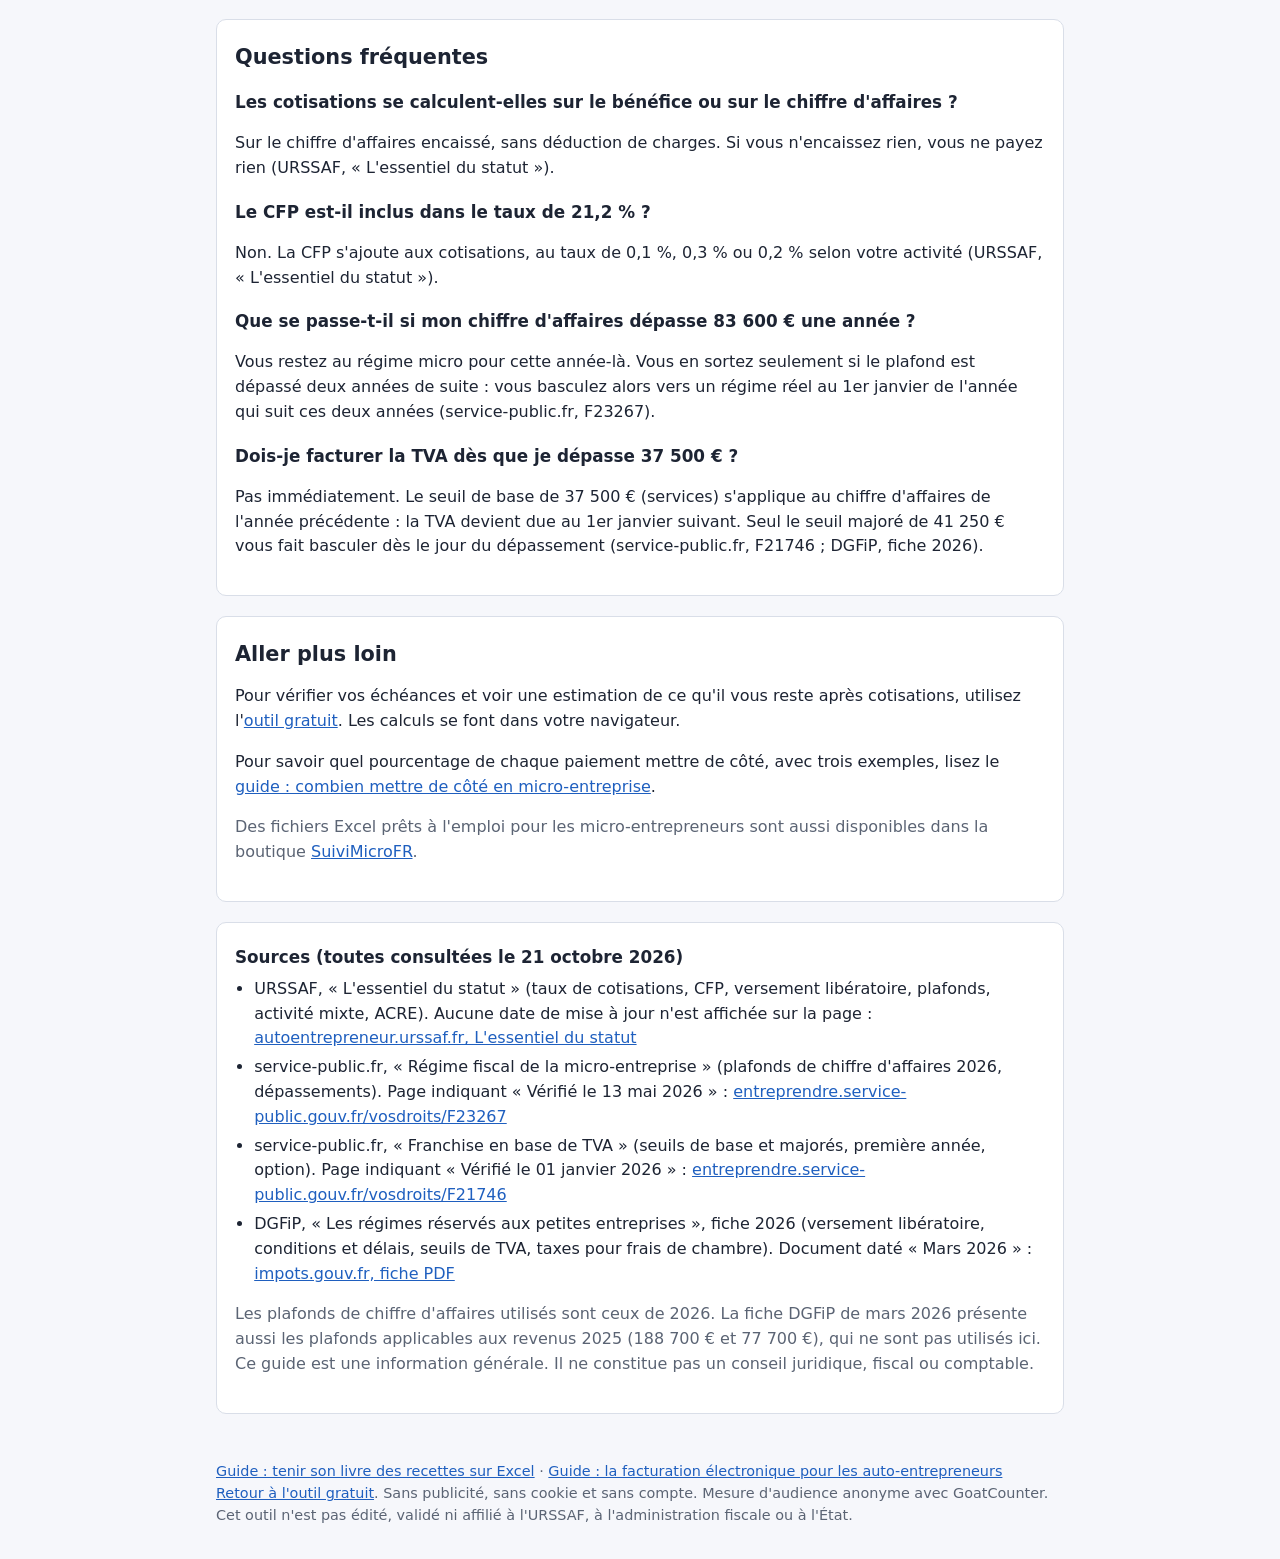
<file: cotisations-plafonds-micro-entrepreneur-2026.html>
<!doctype html>
<html lang="fr">
<head>
  <meta charset="utf-8">
  <meta name="viewport" content="width=device-width, initial-scale=1">
  <title>Cotisations et plafonds micro-entrepreneur 2026 : taux, plafonds de CA et seuils de TVA</title>
  <meta name="description" content="Taux de cotisations 2026 par activité, CFP, versement libératoire, plafonds de chiffre d'affaires et seuils de la franchise en base de TVA, avec un exemple chiffré et les sources officielles.">
  <link rel="canonical" href="https://alesfer001.github.io/micro-echeances/cotisations-plafonds-micro-entrepreneur-2026.html">
  <link rel="stylesheet" href="style.css">
  <style>
    .guide .panel h2 { margin-top: 4px; }
    .guide .panel h3 { font-size: 1.05rem; margin: 18px 0 6px; }
    .guide .panel p, .guide .panel li { font-size: 1rem; }
    .guide .panel ul, .guide .panel ol { padding-left: 1.2rem; }
    .guide .panel li { margin: 4px 0; }
    .guide table.ex { width: 100%; border-collapse: collapse; margin: 12px 0; font-size: .92rem; }
    .guide table.ex th, .guide table.ex td { text-align: left; padding: 8px 6px; border-bottom: 1px solid var(--line); vertical-align: top; }
    .guide table.ex th { font-weight: 600; background: var(--accent-soft); }
    .guide table.ex td.num { text-align: right; white-space: nowrap; }
    .guide table.ex td.src { font-size: .85rem; }
  </style>
</head>
<body class="guide">

<header class="site-header">
  <div class="wrap">
    <p class="kicker">Guide pour micro-entrepreneurs</p>
    <h1>Cotisations et plafonds micro-entrepreneur 2026 : taux, plafonds de CA et seuils de TVA</h1>
    <p class="lead">Les taux par activité, le versement libératoire, les plafonds de chiffre d'affaires, les seuils de la franchise en base de TVA et un exemple chiffré.</p>
  </div>
</header>

<main class="wrap">

  <div class="disclaimer" role="note">
    <p><strong>Information, pas un conseil juridique.</strong> Ce guide résume les pages officielles de l'URSSAF, de service-public.fr et de la DGFiP (impots.gouv.fr), consultées le 21 octobre 2026 (liste des sources en bas de page). Vérifiez les chiffres pour votre situation, et demandez à un expert-comptable si vous avez un doute. Cet outil n'est pas édité, validé ni affilié à l'URSSAF, à l'administration fiscale ou à l'État.</p>
  </div>

  <p class="muted">Mis à jour le 21/10/2026.</p>

  <section class="panel" aria-labelledby="bref">
    <h2 id="bref">Les chiffres 2026, en bref</h2>
    <p>Vos cotisations se calculent en pourcentage de votre <strong>chiffre d'affaires encaissé</strong>, et non sur votre bénéfice. Pour 2026, le taux va de 12,3 % (vente de marchandises) à 25,6 % (prestations non commerciales). Le régime micro a un plafond de chiffre d'affaires par activité. La franchise en base de TVA a deux seuils, un seuil de base et un seuil majoré.</p>
  </section>

  <section class="panel" aria-labelledby="taux">
    <h2 id="taux">Taux de cotisations sociales 2026</h2>
    <p>Ces taux s'appliquent au chiffre d'affaires encaissé. Ils ne comprennent ni la contribution à la formation professionnelle (CFP), ni les taxes pour frais de chambre. Ce sont les taux « de croisière », applicables à partir du 1er janvier 2026 (<a href="https://www.autoentrepreneur.urssaf.fr/portail/accueil/sinformer-sur-le-statut/lessentiel-du-statut.html">URSSAF, « L'essentiel du statut »</a>).</p>
    <table class="ex">
      <thead>
        <tr>
          <th scope="col">Activité</th>
          <th scope="col">Taux de cotisations sociales</th>
          <th scope="col">Source</th>
        </tr>
      </thead>
      <tbody>
        <tr>
          <td>Vente de marchandises (BIC)</td>
          <td class="num">12,3 %</td>
          <td class="src"><a href="https://www.autoentrepreneur.urssaf.fr/portail/accueil/sinformer-sur-le-statut/lessentiel-du-statut.html">URSSAF</a></td>
        </tr>
        <tr>
          <td>Prestations de services commerciales et artisanales (BIC)</td>
          <td class="num">21,2 %</td>
          <td class="src"><a href="https://www.autoentrepreneur.urssaf.fr/portail/accueil/sinformer-sur-le-statut/lessentiel-du-statut.html">URSSAF</a></td>
        </tr>
        <tr>
          <td>Autres prestations de services, activités libérales non réglementées (BNC)</td>
          <td class="num">25,6 %</td>
          <td class="src"><a href="https://www.autoentrepreneur.urssaf.fr/portail/accueil/sinformer-sur-le-statut/lessentiel-du-statut.html">URSSAF</a></td>
        </tr>
        <tr>
          <td>Professions libérales réglementées relevant de la CIPAV (BIC ou BNC)</td>
          <td class="num">23,2 %</td>
          <td class="src"><a href="https://www.autoentrepreneur.urssaf.fr/portail/accueil/sinformer-sur-le-statut/lessentiel-du-statut.html">URSSAF</a></td>
        </tr>
      </tbody>
    </table>
    <p>Si vous bénéficiez de l'ACRE, un taux réduit s'applique pendant une période limitée après votre inscription. L'URSSAF en détaille les montants sur la même page.</p>
  </section>

  <section class="panel" aria-labelledby="cfp">
    <h2 id="cfp">La contribution à la formation professionnelle (CFP)</h2>
    <p>La CFP s'ajoute aux cotisations. Elle est due si votre chiffre d'affaires de l'année civile précédente était positif. Le taux dépend de votre statut (<a href="https://www.autoentrepreneur.urssaf.fr/portail/accueil/sinformer-sur-le-statut/lessentiel-du-statut.html">URSSAF, « L'essentiel du statut »</a>).</p>
    <table class="ex">
      <thead>
        <tr>
          <th scope="col">Statut ou activité</th>
          <th scope="col">Taux de CFP</th>
          <th scope="col">Source</th>
        </tr>
      </thead>
      <tbody>
        <tr>
          <td>Commerçant (vente de marchandises, prestations commerciales en BIC)</td>
          <td class="num">0,1 %</td>
          <td class="src"><a href="https://www.autoentrepreneur.urssaf.fr/portail/accueil/sinformer-sur-le-statut/lessentiel-du-statut.html">URSSAF</a></td>
        </tr>
        <tr>
          <td>Artisan (prestations artisanales en BIC)</td>
          <td class="num">0,3 %</td>
          <td class="src"><a href="https://www.autoentrepreneur.urssaf.fr/portail/accueil/sinformer-sur-le-statut/lessentiel-du-statut.html">URSSAF</a></td>
        </tr>
        <tr>
          <td>Professions libérales, réglementées ou non (BNC et CIPAV)</td>
          <td class="num">0,2 %</td>
          <td class="src"><a href="https://www.autoentrepreneur.urssaf.fr/portail/accueil/sinformer-sur-le-statut/lessentiel-du-statut.html">URSSAF</a></td>
        </tr>
      </tbody>
    </table>
    <p>Une prestation de services en BIC est au taux commerçant (0,1 %) si elle est commerciale, et au taux artisan (0,3 %) si vous êtes artisan.</p>
  </section>

  <section class="panel" aria-labelledby="vl">
    <h2 id="vl">Le versement libératoire de l'impôt sur le revenu (VL)</h2>
    <p>Le versement libératoire est une option. Elle permet de payer l'impôt sur le revenu en même temps que vos cotisations, sous forme d'un pourcentage de votre chiffre d'affaires. Les taux 2026 sont les suivants.</p>
    <table class="ex">
      <thead>
        <tr>
          <th scope="col">Activité</th>
          <th scope="col">Taux du VL</th>
          <th scope="col">Source</th>
        </tr>
      </thead>
      <tbody>
        <tr>
          <td>Vente de marchandises (BIC)</td>
          <td class="num">1 %</td>
          <td class="src"><a href="https://www.impots.gouv.fr/sites/default/files/media/3_Documentation/depliants/pro_fiche_regimes_reserves_aux_petites_entreprises_2026.pdf">DGFiP, fiche 2026</a> ; <a href="https://www.autoentrepreneur.urssaf.fr/portail/accueil/sinformer-sur-le-statut/lessentiel-du-statut.html">URSSAF</a></td>
        </tr>
        <tr>
          <td>Prestations de services commerciales et artisanales (BIC)</td>
          <td class="num">1,7 %</td>
          <td class="src"><a href="https://www.impots.gouv.fr/sites/default/files/media/3_Documentation/depliants/pro_fiche_regimes_reserves_aux_petites_entreprises_2026.pdf">DGFiP, fiche 2026</a> ; <a href="https://www.autoentrepreneur.urssaf.fr/portail/accueil/sinformer-sur-le-statut/lessentiel-du-statut.html">URSSAF</a></td>
        </tr>
        <tr>
          <td>Autres prestations de services (BNC) et professions libérales relevant de la CIPAV</td>
          <td class="num">2,2 %</td>
          <td class="src"><a href="https://www.impots.gouv.fr/sites/default/files/media/3_Documentation/depliants/pro_fiche_regimes_reserves_aux_petites_entreprises_2026.pdf">DGFiP, fiche 2026</a> ; <a href="https://www.autoentrepreneur.urssaf.fr/portail/accueil/sinformer-sur-le-statut/lessentiel-du-statut.html">URSSAF</a></td>
        </tr>
      </tbody>
    </table>
    <h3>Conditions et délais</h3>
    <ul>
      <li><strong>Revenu :</strong> pour une option applicable en 2026, le revenu fiscal de référence de 2024 ne doit pas dépasser 29 315 € par part de quotient familial. Cette limite est majorée de 50 % par demi-part et de 25 % par quart de part supplémentaire (<a href="https://www.impots.gouv.fr/sites/default/files/media/3_Documentation/depliants/pro_fiche_regimes_reserves_aux_petites_entreprises_2026.pdf">DGFiP, fiche 2026</a>).</li>
      <li><strong>Création d'activité :</strong> l'option se fait auprès de l'URSSAF au plus tard le dernier jour du 3e mois qui suit la création (<a href="https://www.impots.gouv.fr/sites/default/files/media/3_Documentation/depliants/pro_fiche_regimes_reserves_aux_petites_entreprises_2026.pdf">DGFiP, fiche 2026</a>).</li>
      <li><strong>Activité existante :</strong> l'option se fait au plus tard le 30 septembre pour une application l'année suivante (<a href="https://www.impots.gouv.fr/sites/default/files/media/3_Documentation/depliants/pro_fiche_regimes_reserves_aux_petites_entreprises_2026.pdf">DGFiP, fiche 2026</a>).</li>
    </ul>
  </section>

  <section class="panel" aria-labelledby="plafonds">
    <h2 id="plafonds">Plafonds de chiffre d'affaires 2026</h2>
    <p>Pour rester au régime micro-fiscal en 2026, votre chiffre d'affaires HT réalisé en 2025 (N-1) ou en 2024 (N-2) ne doit pas dépasser le plafond de votre activité. Ces plafonds valent pour les revenus perçus en 2026 (<a href="https://entreprendre.service-public.gouv.fr/vosdroits/F23267">service-public.fr, F23267</a>).</p>
    <table class="ex">
      <thead>
        <tr>
          <th scope="col">Activité</th>
          <th scope="col">Plafond de CA HT</th>
          <th scope="col">Source</th>
        </tr>
      </thead>
      <tbody>
        <tr>
          <td>Vente de marchandises, activité commerciale ou d'hébergement (BIC), hors location meublée</td>
          <td class="num">203 100 €</td>
          <td class="src"><a href="https://entreprendre.service-public.gouv.fr/vosdroits/F23267">service-public.fr</a></td>
        </tr>
        <tr>
          <td>Prestations de services (BIC), y compris la location meublée longue durée</td>
          <td class="num">83 600 €</td>
          <td class="src"><a href="https://entreprendre.service-public.gouv.fr/vosdroits/F23267">service-public.fr</a></td>
        </tr>
        <tr>
          <td>Activité libérale (BNC) et professions relevant de la CIPAV</td>
          <td class="num">83 600 €</td>
          <td class="src"><a href="https://entreprendre.service-public.gouv.fr/vosdroits/F23267">service-public.fr</a></td>
        </tr>
        <tr>
          <td>Meublé de tourisme classé et chambre d'hôtes (BIC)</td>
          <td class="num">83 600 €</td>
          <td class="src"><a href="https://entreprendre.service-public.gouv.fr/vosdroits/F23267">service-public.fr</a></td>
        </tr>
        <tr>
          <td>Meublé de tourisme non classé (BIC)</td>
          <td class="num">15 000 €</td>
          <td class="src"><a href="https://entreprendre.service-public.gouv.fr/vosdroits/F23267">service-public.fr</a></td>
        </tr>
      </tbody>
    </table>
    <p><strong>Activité mixte</strong> (vente et prestations de services) : le chiffre d'affaires global ne doit pas dépasser 203 100 €, et le chiffre d'affaires des prestations de services ne doit pas dépasser 83 600 € (<a href="https://www.autoentrepreneur.urssaf.fr/portail/accueil/sinformer-sur-le-statut/lessentiel-du-statut.html">URSSAF</a>).</p>
    <h3>Que se passe-t-il en cas de dépassement ?</h3>
    <ul>
      <li><strong>Un seul dépassement ne vous fait pas sortir.</strong> Le dépassement d'un plafond pendant une seule année ne vous empêche pas de rester au régime micro pour les revenus de l'année suivante.</li>
      <li><strong>Deux années consécutives vous font sortir.</strong> Si le plafond est dépassé en N-1 et en N-2, vous basculez vers un régime réel au 1er janvier de l'année N. Vous perdez alors le régime micro-social et l'option pour le versement libératoire (<a href="https://entreprendre.service-public.gouv.fr/vosdroits/F23267">service-public.fr, F23267</a>).</li>
    </ul>
  </section>

  <section class="panel" aria-labelledby="tva">
    <h2 id="tva">Franchise en base de TVA : les seuils 2026</h2>
    <p>La franchise en base dispense de déclarer et de payer la TVA, mais vous ne pouvez pas déduire la TVA de vos achats. Elle s'applique si votre chiffre d'affaires ne dépasse pas deux seuils, un seuil de base et un seuil majoré. Les seuils n'ont pas changé pour 2026 : la proposition d'un seuil unique de 25 000 € n'a pas été retenue (<a href="https://entreprendre.service-public.gouv.fr/vosdroits/F21746">service-public.fr, F21746</a>).</p>
    <table class="ex">
      <thead>
        <tr>
          <th scope="col">Activité</th>
          <th scope="col">Seuil de base (CA de l'année N-1)</th>
          <th scope="col">Seuil majoré (CA de l'année N)</th>
          <th scope="col">Source</th>
        </tr>
      </thead>
      <tbody>
        <tr>
          <td>Vente de marchandises</td>
          <td class="num">85 000 €</td>
          <td class="num">93 500 €</td>
          <td class="src"><a href="https://entreprendre.service-public.gouv.fr/vosdroits/F21746">service-public.fr</a> ; <a href="https://www.impots.gouv.fr/sites/default/files/media/3_Documentation/depliants/pro_fiche_regimes_reserves_aux_petites_entreprises_2026.pdf">DGFiP, fiche 2026</a></td>
        </tr>
        <tr>
          <td>Prestations de services</td>
          <td class="num">37 500 €</td>
          <td class="num">41 250 €</td>
          <td class="src"><a href="https://entreprendre.service-public.gouv.fr/vosdroits/F21746">service-public.fr</a> ; <a href="https://www.impots.gouv.fr/sites/default/files/media/3_Documentation/depliants/pro_fiche_regimes_reserves_aux_petites_entreprises_2026.pdf">DGFiP, fiche 2026</a></td>
        </tr>
      </tbody>
    </table>
    <h3>Ce qui se passe quand vous dépassez un seuil</h3>
    <ul>
      <li><strong>Seuil de base dépassé.</strong> Si votre chiffre d'affaires de l'année N-1 dépasse 85 000 € (ventes) ou 37 500 € (services), la franchise reste applicable pendant l'année du dépassement. La TVA devient due à partir du 1er janvier de l'année suivante (<a href="https://entreprendre.service-public.gouv.fr/vosdroits/F21746">service-public.fr, F21746</a> ; <a href="https://www.impots.gouv.fr/sites/default/files/media/3_Documentation/depliants/pro_fiche_regimes_reserves_aux_petites_entreprises_2026.pdf">DGFiP, fiche 2026</a>).</li>
      <li><strong>Seuil majoré dépassé.</strong> Si votre chiffre d'affaires de l'année en cours dépasse 93 500 € (ventes) ou 41 250 € (services), vous perdez la franchise pour les opérations réalisées à partir de la date du dépassement (<a href="https://entreprendre.service-public.gouv.fr/vosdroits/F21746">service-public.fr, F21746</a> ; <a href="https://www.impots.gouv.fr/sites/default/files/media/3_Documentation/depliants/pro_fiche_regimes_reserves_aux_petites_entreprises_2026.pdf">DGFiP, fiche 2026</a>).</li>
      <li><strong>Première année d'activité.</strong> Les seuils sont calculés au prorata du temps d'activité : votre chiffre d'affaires de l'année est multiplié par le nombre de jours de l'année, puis divisé par le nombre de jours entre le début d'activité et le 31 décembre (<a href="https://entreprendre.service-public.gouv.fr/vosdroits/F21746">service-public.fr, F21746</a>).</li>
      <li><strong>Option pour la TVA.</strong> Vous pouvez choisir de payer la TVA à tout moment. L'option couvre obligatoirement deux années, y compris l'année de la déclaration (<a href="https://www.impots.gouv.fr/sites/default/files/media/3_Documentation/depliants/pro_fiche_regimes_reserves_aux_petites_entreprises_2026.pdf">DGFiP, fiche 2026</a>).</li>
    </ul>
  </section>

  <section class="panel" aria-labelledby="exemple">
    <h2 id="exemple">Exemple chiffré : 2 000 € de prestations de services en BIC</h2>
    <p>Un micro-entrepreneur encaisse 2 000 € de prestations de services en BIC dans le mois. Il est commerçant, donc sa CFP est de 0,1 %. Il n'a pas pris le versement libératoire. Le calcul utilise les taux ci-dessus.</p>
    <table class="ex">
      <thead>
        <tr>
          <th scope="col">Ligne</th>
          <th scope="col">Calcul</th>
          <th scope="col">Montant</th>
        </tr>
      </thead>
      <tbody>
        <tr>
          <td>Chiffre d'affaires encaissé</td>
          <td>Données de l'exemple</td>
          <td class="num">2 000,00 €</td>
        </tr>
        <tr>
          <td>Cotisations sociales</td>
          <td>21,2 % × 2 000 €</td>
          <td class="num">424,00 €</td>
        </tr>
        <tr>
          <td>CFP, taux commerçant</td>
          <td>0,1 % × 2 000 €</td>
          <td class="num">2,00 €</td>
        </tr>
        <tr>
          <td><strong>Total cotisations et CFP</strong></td>
          <td>424,00 + 2,00</td>
          <td class="num"><strong>426,00 €</strong></td>
        </tr>
        <tr>
          <td>Montant qui vous reste après cotisations et CFP</td>
          <td>2 000,00 − 426,00</td>
          <td class="num">1 574,00 €</td>
        </tr>
        <tr>
          <td>Versement libératoire, si vous l'avez choisi</td>
          <td>1,7 % × 2 000 €</td>
          <td class="num">34,00 €</td>
        </tr>
        <tr>
          <td>Montant qui vous reste après cotisations, CFP et VL</td>
          <td>2 000,00 − 426,00 − 34,00</td>
          <td class="num">1 540,00 €</td>
        </tr>
      </tbody>
    </table>
    <p class="muted">Sources des taux : <a href="https://www.autoentrepreneur.urssaf.fr/portail/accueil/sinformer-sur-le-statut/lessentiel-du-statut.html">URSSAF</a> (21,2 % et CFP) et <a href="https://www.impots.gouv.fr/sites/default/files/media/3_Documentation/depliants/pro_fiche_regimes_reserves_aux_petites_entreprises_2026.pdf">DGFiP, fiche 2026</a> (1,7 %).</p>
    <ul>
      <li><strong>Si vous êtes artisan,</strong> la CFP est de 0,3 % (6,00 €). Le reste est alors de 1 570,00 € sans VL, et de 1 536,00 € avec le VL.</li>
      <li><strong>Sans VL,</strong> l'impôt sur le revenu se calcule ensuite au barème, sur le bénéfice forfaitaire. Pour les prestations de services en BIC, l'abattement forfaitaire est de 50 % du chiffre d'affaires (<a href="https://entreprendre.service-public.gouv.fr/vosdroits/F23267">service-public.fr, F23267</a>). Ce calcul n'est pas inclus dans l'exemple.</li>
      <li><strong>À partir de la 2e année d'activité,</strong> une taxe pour frais de chambre (CCI ou CMA) s'ajoute. Pour les prestations de services, elle est de 0,044 % (CCI) ou de 0,48 % (CMA, hors Alsace-Moselle). Sur 2 000 €, cela fait 0,88 € ou 9,60 € (<a href="https://www.impots.gouv.fr/sites/default/files/media/3_Documentation/depliants/pro_fiche_regimes_reserves_aux_petites_entreprises_2026.pdf">DGFiP, fiche 2026</a> ; <a href="https://www.autoentrepreneur.urssaf.fr/portail/accueil/sinformer-sur-le-statut/lessentiel-du-statut.html">URSSAF</a>).</li>
      <li>L'exemple suppose que vous êtes en franchise en base de TVA : aucune TVA n'est ajoutée au montant encaissé.</li>
    </ul>
  </section>

  <section class="panel" aria-labelledby="faq">
    <h2 id="faq">Questions fréquentes</h2>

    <h3>Les cotisations se calculent-elles sur le bénéfice ou sur le chiffre d'affaires ?</h3>
    <p>Sur le chiffre d'affaires encaissé, sans déduction de charges. Si vous n'encaissez rien, vous ne payez rien (URSSAF, « L'essentiel du statut »).</p>

    <h3>Le CFP est-il inclus dans le taux de 21,2 % ?</h3>
    <p>Non. La CFP s'ajoute aux cotisations, au taux de 0,1 %, 0,3 % ou 0,2 % selon votre activité (URSSAF, « L'essentiel du statut »).</p>

    <h3>Que se passe-t-il si mon chiffre d'affaires dépasse 83 600 € une année ?</h3>
    <p>Vous restez au régime micro pour cette année-là. Vous en sortez seulement si le plafond est dépassé deux années de suite : vous basculez alors vers un régime réel au 1er janvier de l'année qui suit ces deux années (service-public.fr, F23267).</p>

    <h3>Dois-je facturer la TVA dès que je dépasse 37 500 € ?</h3>
    <p>Pas immédiatement. Le seuil de base de 37 500 € (services) s'applique au chiffre d'affaires de l'année précédente : la TVA devient due au 1er janvier suivant. Seul le seuil majoré de 41 250 € vous fait basculer dès le jour du dépassement (service-public.fr, F21746 ; DGFiP, fiche 2026).</p>
  </section>

  <section class="panel" aria-labelledby="suite">
    <h2 id="suite">Aller plus loin</h2>
    <p>Pour vérifier vos échéances et voir une estimation de ce qu'il vous reste après cotisations, utilisez l'<a href="index.html">outil gratuit</a>. Les calculs se font dans votre navigateur.</p>
    <p>Pour savoir quel pourcentage de chaque paiement mettre de côté, avec trois exemples, lisez le <a href="combien-mettre-de-cote-micro-entrepreneur.html">guide : combien mettre de côté en micro-entreprise</a>.</p>
    <p class="muted">Des fichiers Excel prêts à l'emploi pour les micro-entrepreneurs sont aussi disponibles dans la boutique <a href="https://suivimicrofr.etsy.com" data-goatcounter-click="clic-boutique-guide-cotisations">SuiviMicroFR</a>.</p>
  </section>

  <section class="panel small" aria-labelledby="sources">
    <h2 id="sources">Sources (toutes consultées le 21 octobre 2026)</h2>
    <ul>
      <li>URSSAF, « L'essentiel du statut » (taux de cotisations, CFP, versement libératoire, plafonds, activité mixte, ACRE). Aucune date de mise à jour n'est affichée sur la page : <a href="https://www.autoentrepreneur.urssaf.fr/portail/accueil/sinformer-sur-le-statut/lessentiel-du-statut.html">autoentrepreneur.urssaf.fr, L'essentiel du statut</a></li>
      <li>service-public.fr, « Régime fiscal de la micro-entreprise » (plafonds de chiffre d'affaires 2026, dépassements). Page indiquant « Vérifié le 13 mai 2026 » : <a href="https://entreprendre.service-public.gouv.fr/vosdroits/F23267">entreprendre.service-public.gouv.fr/vosdroits/F23267</a></li>
      <li>service-public.fr, « Franchise en base de TVA » (seuils de base et majorés, première année, option). Page indiquant « Vérifié le 01 janvier 2026 » : <a href="https://entreprendre.service-public.gouv.fr/vosdroits/F21746">entreprendre.service-public.gouv.fr/vosdroits/F21746</a></li>
      <li>DGFiP, « Les régimes réservés aux petites entreprises », fiche 2026 (versement libératoire, conditions et délais, seuils de TVA, taxes pour frais de chambre). Document daté « Mars 2026 » : <a href="https://www.impots.gouv.fr/sites/default/files/media/3_Documentation/depliants/pro_fiche_regimes_reserves_aux_petites_entreprises_2026.pdf">impots.gouv.fr, fiche PDF</a></li>
    </ul>
    <p class="muted">Les plafonds de chiffre d'affaires utilisés sont ceux de 2026. La fiche DGFiP de mars 2026 présente aussi les plafonds applicables aux revenus 2025 (188 700 € et 77 700 €), qui ne sont pas utilisés ici. Ce guide est une information générale. Il ne constitue pas un conseil juridique, fiscal ou comptable.</p>
  </section>

</main>

<footer class="site-footer">
  <div class="wrap">
    <p><a href="livre-des-recettes-excel.html">Guide : tenir son livre des recettes sur Excel</a> · <a href="facturation-electronique-auto-entrepreneur.html">Guide : la facturation électronique pour les auto-entrepreneurs</a></p>
    <p><a href="index.html">Retour à l'outil gratuit</a>. Sans publicité, sans cookie et sans compte. Mesure d'audience anonyme avec GoatCounter. Cet outil n'est pas édité, validé ni affilié à l'URSSAF, à l'administration fiscale ou à l'État.</p>
  </div>
</footer>

<script type="application/ld+json">
{
  "@context": "https://schema.org",
  "@type": "FAQPage",
  "mainEntity": [
    {
      "@type": "Question",
      "name": "Les cotisations se calculent-elles sur le bénéfice ou sur le chiffre d'affaires ?",
      "acceptedAnswer": {
        "@type": "Answer",
        "text": "Sur le chiffre d'affaires encaissé, sans déduction de charges. Si vous n'encaissez rien, vous ne payez rien (URSSAF, « L'essentiel du statut »)."
      }
    },
    {
      "@type": "Question",
      "name": "Le CFP est-il inclus dans le taux de 21,2 % ?",
      "acceptedAnswer": {
        "@type": "Answer",
        "text": "Non. La CFP s'ajoute aux cotisations, au taux de 0,1 %, 0,3 % ou 0,2 % selon votre activité (URSSAF, « L'essentiel du statut »)."
      }
    },
    {
      "@type": "Question",
      "name": "Que se passe-t-il si mon chiffre d'affaires dépasse 83 600 € une année ?",
      "acceptedAnswer": {
        "@type": "Answer",
        "text": "Vous restez au régime micro pour cette année-là. Vous en sortez seulement si le plafond est dépassé deux années de suite : vous basculez alors vers un régime réel au 1er janvier de l'année qui suit ces deux années (service-public.fr, F23267)."
      }
    },
    {
      "@type": "Question",
      "name": "Dois-je facturer la TVA dès que je dépasse 37 500 € ?",
      "acceptedAnswer": {
        "@type": "Answer",
        "text": "Pas immédiatement. Le seuil de base de 37 500 € (services) s'applique au chiffre d'affaires de l'année précédente : la TVA devient due au 1er janvier suivant. Seul le seuil majoré de 41 250 € vous fait basculer dès le jour du dépassement (service-public.fr, F21746 ; DGFiP, fiche 2026)."
      }
    }
  ]
}
</script>

<script data-goatcounter="https://micro-echeances.goatcounter.com/count" async src="//gc.zgo.at/count.js"></script>
</body>
</html>
</file>
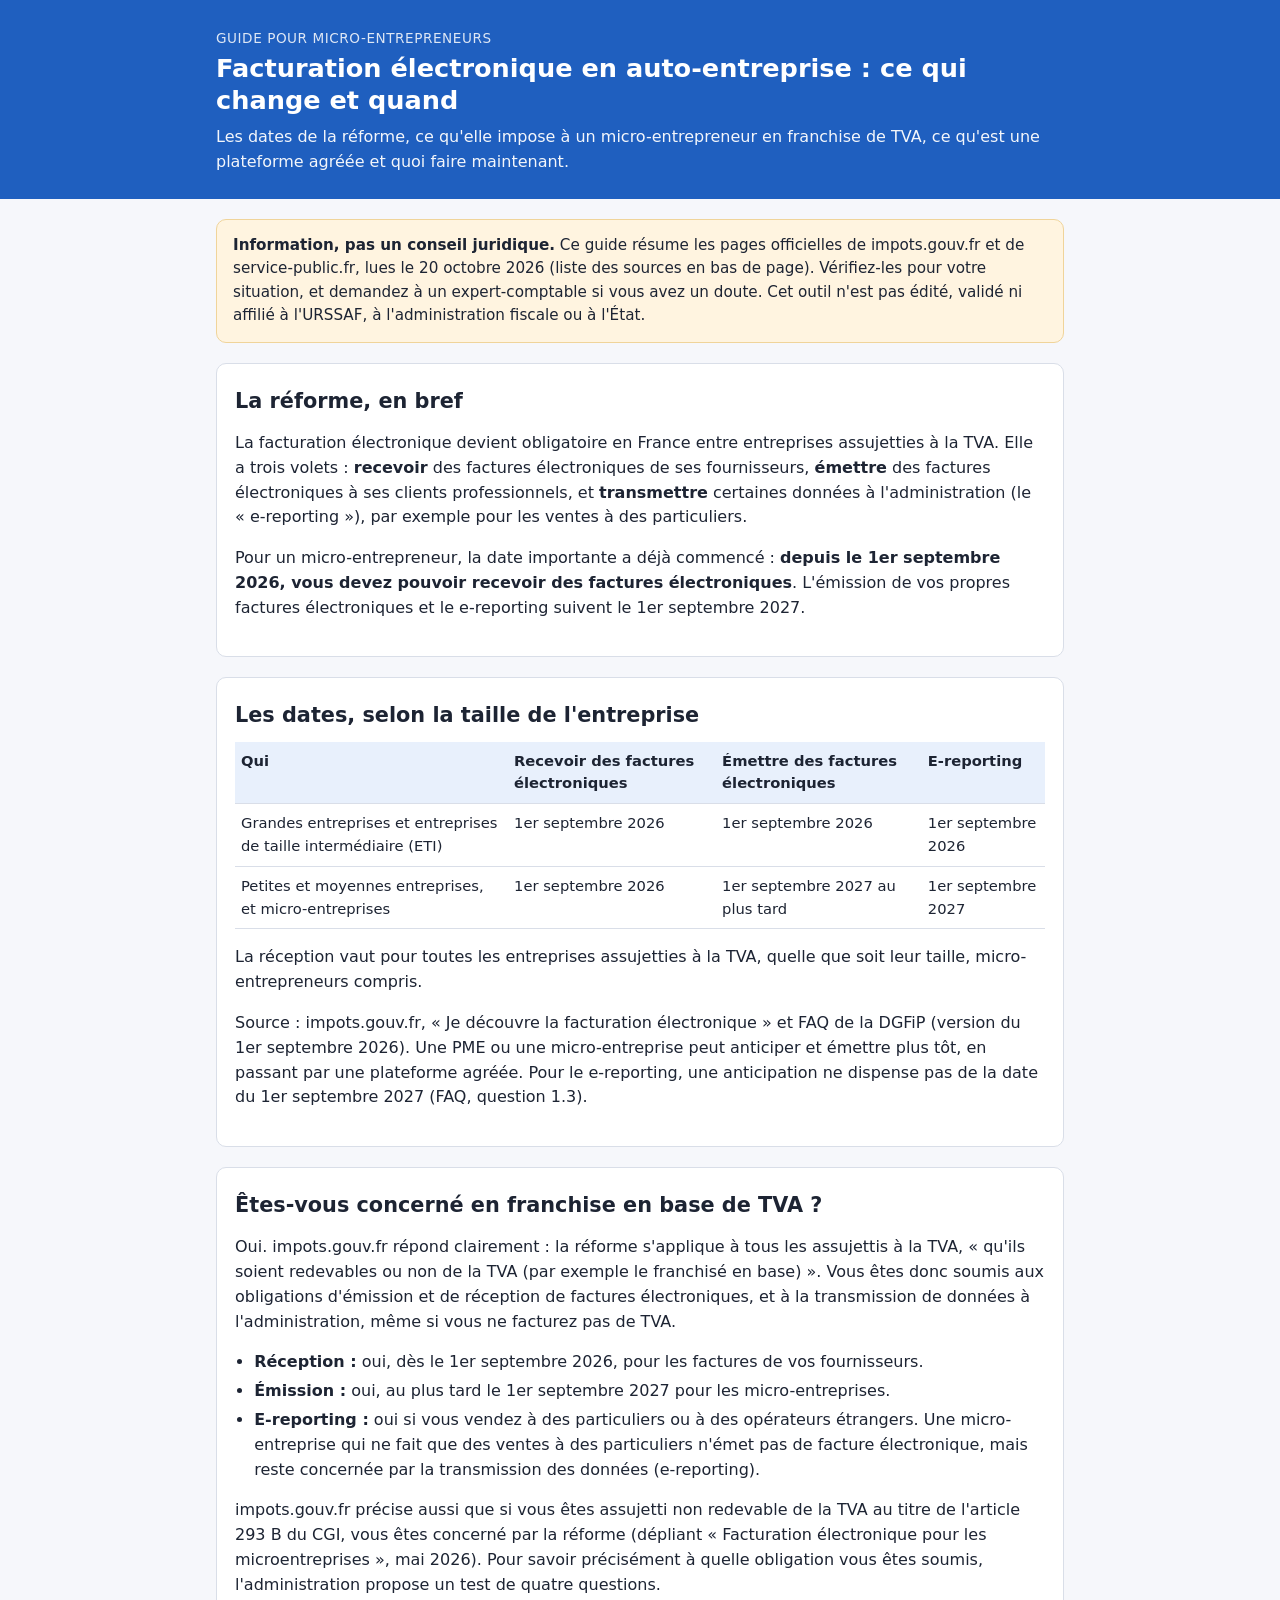
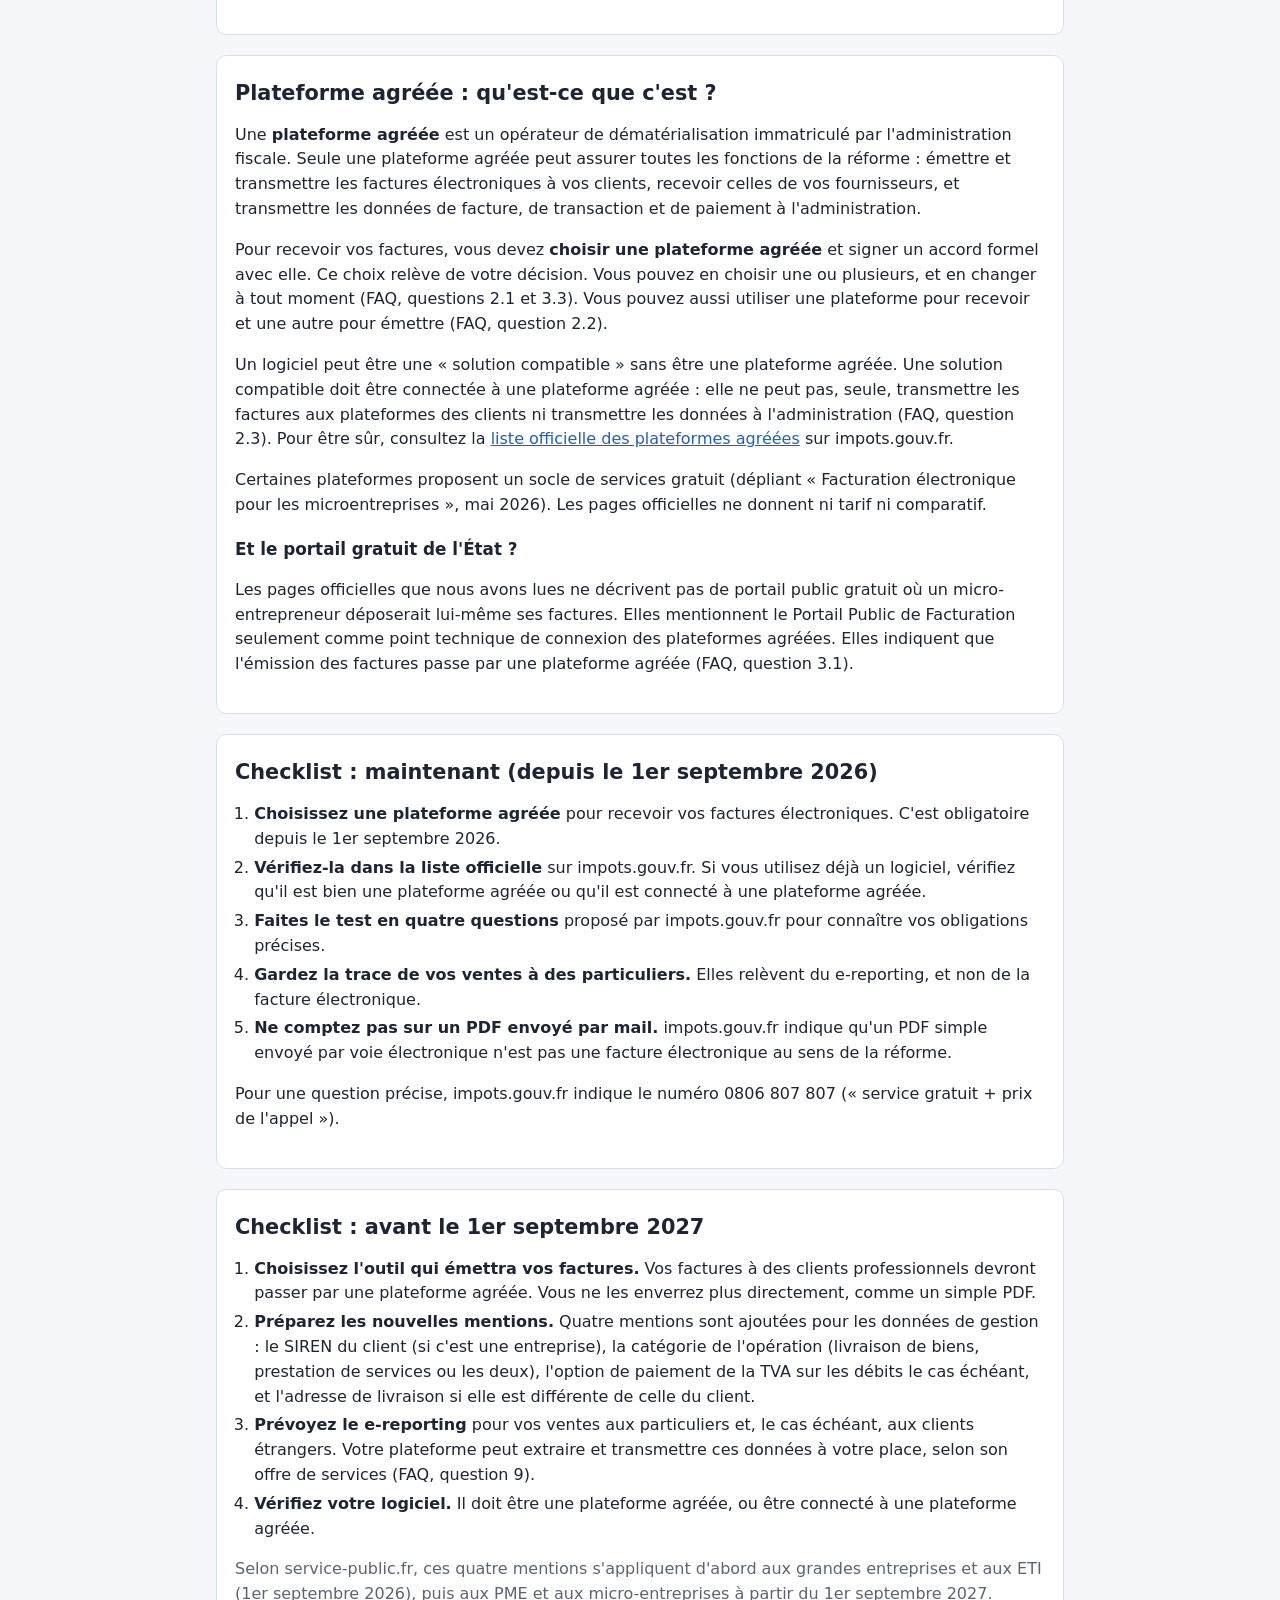
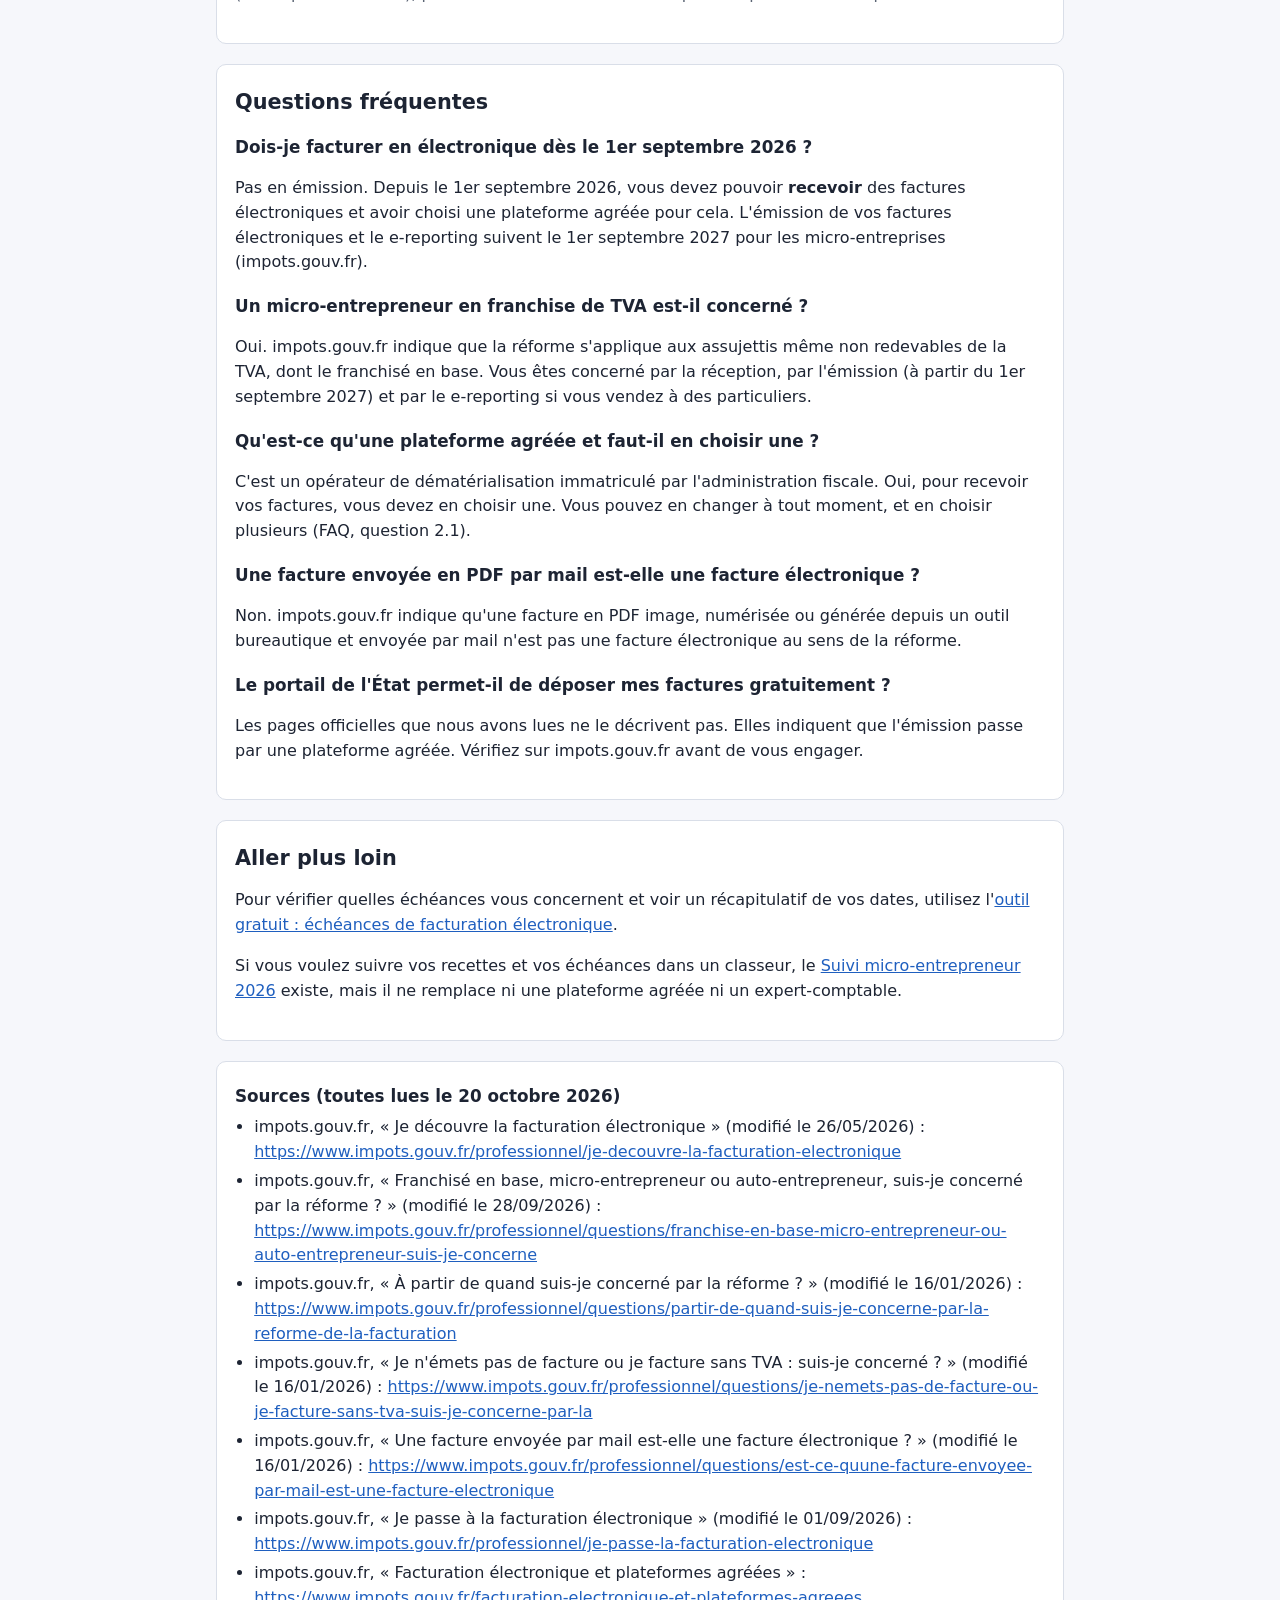
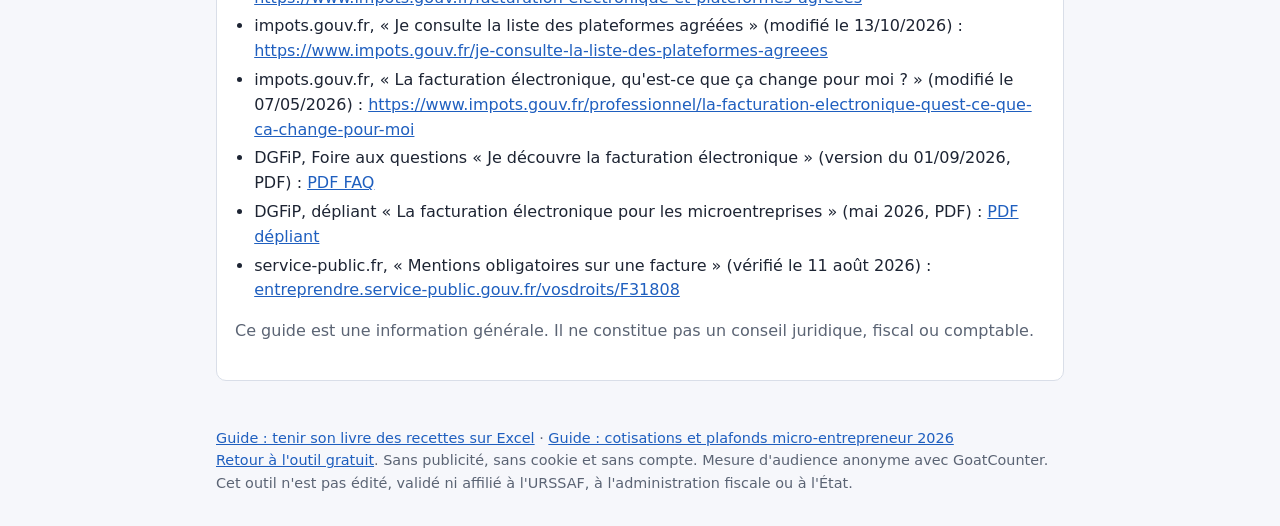
<file: facturation-electronique-auto-entrepreneur.html>
<!doctype html>
<html lang="fr">
<head>
  <meta charset="utf-8">
  <meta name="viewport" content="width=device-width, initial-scale=1">
  <title>Facturation électronique auto-entrepreneur : dates clés</title>
  <meta name="description" content="Facturation électronique en auto-entreprise : dates de la réforme, franchise en base de TVA, plateforme agréée et checklist pour 2026 et 2027.">
  <link rel="canonical" href="https://alesfer001.github.io/micro-echeances/facturation-electronique-auto-entrepreneur.html">
  <link rel="stylesheet" href="style.css">
  <style>
    .guide .panel h2 { margin-top: 4px; }
    .guide .panel h3 { font-size: 1.05rem; margin: 18px 0 6px; }
    .guide .panel p, .guide .panel li { font-size: 1rem; }
    .guide .panel ul, .guide .panel ol { padding-left: 1.2rem; }
    .guide .panel li { margin: 4px 0; }
    .guide table.ex { width: 100%; border-collapse: collapse; margin: 12px 0; font-size: .92rem; }
    .guide table.ex th, .guide table.ex td { text-align: left; padding: 8px 6px; border-bottom: 1px solid var(--line); vertical-align: top; }
    .guide table.ex th { font-weight: 600; background: var(--accent-soft); }
  </style>
</head>
<body class="guide">

<header class="site-header">
  <div class="wrap">
    <p class="kicker">Guide pour micro-entrepreneurs</p>
    <h1>Facturation électronique en auto-entreprise : ce qui change et quand</h1>
    <p class="lead">Les dates de la réforme, ce qu'elle impose à un micro-entrepreneur en franchise de TVA, ce qu'est une plateforme agréée et quoi faire maintenant.</p>
  </div>
</header>

<main class="wrap">

  <div class="disclaimer" role="note">
    <p><strong>Information, pas un conseil juridique.</strong> Ce guide résume les pages officielles de impots.gouv.fr et de service-public.fr, lues le 20 octobre 2026 (liste des sources en bas de page). Vérifiez-les pour votre situation, et demandez à un expert-comptable si vous avez un doute. Cet outil n'est pas édité, validé ni affilié à l'URSSAF, à l'administration fiscale ou à l'État.</p>
  </div>

  <section class="panel" aria-labelledby="bref">
    <h2 id="bref">La réforme, en bref</h2>
    <p>La facturation électronique devient obligatoire en France entre entreprises assujetties à la TVA. Elle a trois volets : <strong>recevoir</strong> des factures électroniques de ses fournisseurs, <strong>émettre</strong> des factures électroniques à ses clients professionnels, et <strong>transmettre</strong> certaines données à l'administration (le « e-reporting »), par exemple pour les ventes à des particuliers.</p>
    <p>Pour un micro-entrepreneur, la date importante a déjà commencé : <strong>depuis le 1er septembre 2026, vous devez pouvoir recevoir des factures électroniques</strong>. L'émission de vos propres factures électroniques et le e-reporting suivent le 1er septembre 2027.</p>
  </section>

  <section class="panel" aria-labelledby="dates">
    <h2 id="dates">Les dates, selon la taille de l'entreprise</h2>
    <table class="ex">
      <thead>
        <tr>
          <th scope="col">Qui</th>
          <th scope="col">Recevoir des factures électroniques</th>
          <th scope="col">Émettre des factures électroniques</th>
          <th scope="col">E-reporting</th>
        </tr>
      </thead>
      <tbody>
        <tr>
          <td>Grandes entreprises et entreprises de taille intermédiaire (ETI)</td>
          <td>1er septembre 2026</td>
          <td>1er septembre 2026</td>
          <td>1er septembre 2026</td>
        </tr>
        <tr>
          <td>Petites et moyennes entreprises, et micro-entreprises</td>
          <td>1er septembre 2026</td>
          <td>1er septembre 2027 au plus tard</td>
          <td>1er septembre 2027</td>
        </tr>
      </tbody>
    </table>
    <p>La réception vaut pour toutes les entreprises assujetties à la TVA, quelle que soit leur taille, micro-entrepreneurs compris.</p>
    <p>Source : impots.gouv.fr, « Je découvre la facturation électronique » et FAQ de la DGFiP (version du 1er septembre 2026). Une PME ou une micro-entreprise peut anticiper et émettre plus tôt, en passant par une plateforme agréée. Pour le e-reporting, une anticipation ne dispense pas de la date du 1er septembre 2027 (FAQ, question 1.3).</p>
  </section>

  <section class="panel" aria-labelledby="concerne">
    <h2 id="concerne">Êtes-vous concerné en franchise en base de TVA ?</h2>
    <p>Oui. impots.gouv.fr répond clairement : la réforme s'applique à tous les assujettis à la TVA, « qu'ils soient redevables ou non de la TVA (par exemple le franchisé en base) ». Vous êtes donc soumis aux obligations d'émission et de réception de factures électroniques, et à la transmission de données à l'administration, même si vous ne facturez pas de TVA.</p>
    <ul>
      <li><strong>Réception :</strong> oui, dès le 1er septembre 2026, pour les factures de vos fournisseurs.</li>
      <li><strong>Émission :</strong> oui, au plus tard le 1er septembre 2027 pour les micro-entreprises.</li>
      <li><strong>E-reporting :</strong> oui si vous vendez à des particuliers ou à des opérateurs étrangers. Une micro-entreprise qui ne fait que des ventes à des particuliers n'émet pas de facture électronique, mais reste concernée par la transmission des données (e-reporting).</li>
    </ul>
    <p>impots.gouv.fr précise aussi que si vous êtes assujetti non redevable de la TVA au titre de l'article 293 B du CGI, vous êtes concerné par la réforme (dépliant « Facturation électronique pour les microentreprises », mai 2026). Pour savoir précisément à quelle obligation vous êtes soumis, l'administration propose un test de quatre questions.</p>
  </section>

  <section class="panel" aria-labelledby="plateforme">
    <h2 id="plateforme">Plateforme agréée : qu'est-ce que c'est ?</h2>
    <p>Une <strong>plateforme agréée</strong> est un opérateur de dématérialisation immatriculé par l'administration fiscale. Seule une plateforme agréée peut assurer toutes les fonctions de la réforme : émettre et transmettre les factures électroniques à vos clients, recevoir celles de vos fournisseurs, et transmettre les données de facture, de transaction et de paiement à l'administration.</p>
    <p>Pour recevoir vos factures, vous devez <strong>choisir une plateforme agréée</strong> et signer un accord formel avec elle. Ce choix relève de votre décision. Vous pouvez en choisir une ou plusieurs, et en changer à tout moment (FAQ, questions 2.1 et 3.3). Vous pouvez aussi utiliser une plateforme pour recevoir et une autre pour émettre (FAQ, question 2.2).</p>
    <p>Un logiciel peut être une « solution compatible » sans être une plateforme agréée. Une solution compatible doit être connectée à une plateforme agréée : elle ne peut pas, seule, transmettre les factures aux plateformes des clients ni transmettre les données à l'administration (FAQ, question 2.3). Pour être sûr, consultez la <a href="https://www.impots.gouv.fr/je-consulte-la-liste-des-plateformes-agreees">liste officielle des plateformes agréées</a> sur impots.gouv.fr.</p>
    <p>Certaines plateformes proposent un socle de services gratuit (dépliant « Facturation électronique pour les microentreprises », mai 2026). Les pages officielles ne donnent ni tarif ni comparatif.</p>
    <h3>Et le portail gratuit de l'État ?</h3>
    <p>Les pages officielles que nous avons lues ne décrivent pas de portail public gratuit où un micro-entrepreneur déposerait lui-même ses factures. Elles mentionnent le Portail Public de Facturation seulement comme point technique de connexion des plateformes agréées. Elles indiquent que l'émission des factures passe par une plateforme agréée (FAQ, question 3.1).</p>
  </section>

  <section class="panel" aria-labelledby="maintenant">
    <h2 id="maintenant">Checklist : maintenant (depuis le 1er septembre 2026)</h2>
    <ol>
      <li><strong>Choisissez une plateforme agréée</strong> pour recevoir vos factures électroniques. C'est obligatoire depuis le 1er septembre 2026.</li>
      <li><strong>Vérifiez-la dans la liste officielle</strong> sur impots.gouv.fr. Si vous utilisez déjà un logiciel, vérifiez qu'il est bien une plateforme agréée ou qu'il est connecté à une plateforme agréée.</li>
      <li><strong>Faites le test en quatre questions</strong> proposé par impots.gouv.fr pour connaître vos obligations précises.</li>
      <li><strong>Gardez la trace de vos ventes à des particuliers.</strong> Elles relèvent du e-reporting, et non de la facture électronique.</li>
      <li><strong>Ne comptez pas sur un PDF envoyé par mail.</strong> impots.gouv.fr indique qu'un PDF simple envoyé par voie électronique n'est pas une facture électronique au sens de la réforme.</li>
    </ol>
    <p>Pour une question précise, impots.gouv.fr indique le numéro 0806 807 807 (« service gratuit + prix de l'appel »).</p>
  </section>

  <section class="panel" aria-labelledby="avant2027">
    <h2 id="avant2027">Checklist : avant le 1er septembre 2027</h2>
    <ol>
      <li><strong>Choisissez l'outil qui émettra vos factures.</strong> Vos factures à des clients professionnels devront passer par une plateforme agréée. Vous ne les enverrez plus directement, comme un simple PDF.</li>
      <li><strong>Préparez les nouvelles mentions.</strong> Quatre mentions sont ajoutées pour les données de gestion : le SIREN du client (si c'est une entreprise), la catégorie de l'opération (livraison de biens, prestation de services ou les deux), l'option de paiement de la TVA sur les débits le cas échéant, et l'adresse de livraison si elle est différente de celle du client.</li>
      <li><strong>Prévoyez le e-reporting</strong> pour vos ventes aux particuliers et, le cas échéant, aux clients étrangers. Votre plateforme peut extraire et transmettre ces données à votre place, selon son offre de services (FAQ, question 9).</li>
      <li><strong>Vérifiez votre logiciel.</strong> Il doit être une plateforme agréée, ou être connecté à une plateforme agréée.</li>
    </ol>
    <p class="muted">Selon service-public.fr, ces quatre mentions s'appliquent d'abord aux grandes entreprises et aux ETI (1er septembre 2026), puis aux PME et aux micro-entreprises à partir du 1er septembre 2027.</p>
  </section>

  <section class="panel" aria-labelledby="faq">
    <h2 id="faq">Questions fréquentes</h2>

    <h3>Dois-je facturer en électronique dès le 1er septembre 2026 ?</h3>
    <p>Pas en émission. Depuis le 1er septembre 2026, vous devez pouvoir <strong>recevoir</strong> des factures électroniques et avoir choisi une plateforme agréée pour cela. L'émission de vos factures électroniques et le e-reporting suivent le 1er septembre 2027 pour les micro-entreprises (impots.gouv.fr).</p>

    <h3>Un micro-entrepreneur en franchise de TVA est-il concerné ?</h3>
    <p>Oui. impots.gouv.fr indique que la réforme s'applique aux assujettis même non redevables de la TVA, dont le franchisé en base. Vous êtes concerné par la réception, par l'émission (à partir du 1er septembre 2027) et par le e-reporting si vous vendez à des particuliers.</p>

    <h3>Qu'est-ce qu'une plateforme agréée et faut-il en choisir une ?</h3>
    <p>C'est un opérateur de dématérialisation immatriculé par l'administration fiscale. Oui, pour recevoir vos factures, vous devez en choisir une. Vous pouvez en changer à tout moment, et en choisir plusieurs (FAQ, question 2.1).</p>

    <h3>Une facture envoyée en PDF par mail est-elle une facture électronique ?</h3>
    <p>Non. impots.gouv.fr indique qu'une facture en PDF image, numérisée ou générée depuis un outil bureautique et envoyée par mail n'est pas une facture électronique au sens de la réforme.</p>

    <h3>Le portail de l'État permet-il de déposer mes factures gratuitement ?</h3>
    <p>Les pages officielles que nous avons lues ne le décrivent pas. Elles indiquent que l'émission passe par une plateforme agréée. Vérifiez sur impots.gouv.fr avant de vous engager.</p>
  </section>

  <section class="panel" aria-labelledby="suite">
    <h2 id="suite">Aller plus loin</h2>
    <p>Pour vérifier quelles échéances vous concernent et voir un récapitulatif de vos dates, utilisez l'<a href="index.html#facturation">outil gratuit : échéances de facturation électronique</a>.</p>
    <p>Si vous voulez suivre vos recettes et vos échéances dans un classeur, le <a href="https://lesferay.gumroad.com/l/suivi-micro-2026" data-goatcounter-click="clic-boutique-guide-efacture">Suivi micro-entrepreneur 2026</a> existe, mais il ne remplace ni une plateforme agréée ni un expert-comptable.</p>
  </section>

  <section class="panel small" aria-labelledby="sources">
    <h2 id="sources">Sources (toutes lues le 20 octobre 2026)</h2>
    <ul>
      <li>impots.gouv.fr, « Je découvre la facturation électronique » (modifié le 26/05/2026) : <a href="https://www.impots.gouv.fr/professionnel/je-decouvre-la-facturation-electronique">https://www.impots.gouv.fr/professionnel/je-decouvre-la-facturation-electronique</a></li>
      <li>impots.gouv.fr, « Franchisé en base, micro-entrepreneur ou auto-entrepreneur, suis-je concerné par la réforme ? » (modifié le 28/09/2026) : <a href="https://www.impots.gouv.fr/professionnel/questions/franchise-en-base-micro-entrepreneur-ou-auto-entrepreneur-suis-je-concerne">https://www.impots.gouv.fr/professionnel/questions/franchise-en-base-micro-entrepreneur-ou-auto-entrepreneur-suis-je-concerne</a></li>
      <li>impots.gouv.fr, « À partir de quand suis-je concerné par la réforme ? » (modifié le 16/01/2026) : <a href="https://www.impots.gouv.fr/professionnel/questions/partir-de-quand-suis-je-concerne-par-la-reforme-de-la-facturation">https://www.impots.gouv.fr/professionnel/questions/partir-de-quand-suis-je-concerne-par-la-reforme-de-la-facturation</a></li>
      <li>impots.gouv.fr, « Je n'émets pas de facture ou je facture sans TVA : suis-je concerné ? » (modifié le 16/01/2026) : <a href="https://www.impots.gouv.fr/professionnel/questions/je-nemets-pas-de-facture-ou-je-facture-sans-tva-suis-je-concerne-par-la">https://www.impots.gouv.fr/professionnel/questions/je-nemets-pas-de-facture-ou-je-facture-sans-tva-suis-je-concerne-par-la</a></li>
      <li>impots.gouv.fr, « Une facture envoyée par mail est-elle une facture électronique ? » (modifié le 16/01/2026) : <a href="https://www.impots.gouv.fr/professionnel/questions/est-ce-quune-facture-envoyee-par-mail-est-une-facture-electronique">https://www.impots.gouv.fr/professionnel/questions/est-ce-quune-facture-envoyee-par-mail-est-une-facture-electronique</a></li>
      <li>impots.gouv.fr, « Je passe à la facturation électronique » (modifié le 01/09/2026) : <a href="https://www.impots.gouv.fr/professionnel/je-passe-la-facturation-electronique">https://www.impots.gouv.fr/professionnel/je-passe-la-facturation-electronique</a></li>
      <li>impots.gouv.fr, « Facturation électronique et plateformes agréées » : <a href="https://www.impots.gouv.fr/facturation-electronique-et-plateformes-agreees">https://www.impots.gouv.fr/facturation-electronique-et-plateformes-agreees</a></li>
      <li>impots.gouv.fr, « Je consulte la liste des plateformes agréées » (modifié le 13/10/2026) : <a href="https://www.impots.gouv.fr/je-consulte-la-liste-des-plateformes-agreees">https://www.impots.gouv.fr/je-consulte-la-liste-des-plateformes-agreees</a></li>
      <li>impots.gouv.fr, « La facturation électronique, qu'est-ce que ça change pour moi ? » (modifié le 07/05/2026) : <a href="https://www.impots.gouv.fr/professionnel/la-facturation-electronique-quest-ce-que-ca-change-pour-moi">https://www.impots.gouv.fr/professionnel/la-facturation-electronique-quest-ce-que-ca-change-pour-moi</a></li>
      <li>DGFiP, Foire aux questions « Je découvre la facturation électronique » (version du 01/09/2026, PDF) : <a href="https://www.impots.gouv.fr/sites/default/files/media/1_metier/2_professionnel/EV/2_gestion/290_facturation_electronique/faq---fe_je-decouvre-la-facturation-electronique.pdf">PDF FAQ</a></li>
      <li>DGFiP, dépliant « La facturation électronique pour les microentreprises » (mai 2026, PDF) : <a href="https://www.impots.gouv.fr/sites/default/files/media/1_metier/2_professionnel/EV/2_gestion/290_facturation_electronique/facturation-electronique---depliant-microentreprises.pdf">PDF dépliant</a></li>
      <li>service-public.fr, « Mentions obligatoires sur une facture » (vérifié le 11 août 2026) : <a href="https://entreprendre.service-public.gouv.fr/vosdroits/F31808">entreprendre.service-public.gouv.fr/vosdroits/F31808</a></li>
    </ul>
    <p class="muted">Ce guide est une information générale. Il ne constitue pas un conseil juridique, fiscal ou comptable.</p>
  </section>

</main>

<footer class="site-footer">
  <div class="wrap">
    <p><a href="livre-des-recettes-excel.html">Guide : tenir son livre des recettes sur Excel</a> · <a href="cotisations-plafonds-micro-entrepreneur-2026.html">Guide : cotisations et plafonds micro-entrepreneur 2026</a></p>
    <p><a href="index.html">Retour à l'outil gratuit</a>. Sans publicité, sans cookie et sans compte. Mesure d'audience anonyme avec GoatCounter. Cet outil n'est pas édité, validé ni affilié à l'URSSAF, à l'administration fiscale ou à l'État.</p>
  </div>
</footer>

<script type="application/ld+json">
{
  "@context": "https://schema.org",
  "@type": "FAQPage",
  "mainEntity": [
    {
      "@type": "Question",
      "name": "Dois-je facturer en électronique dès le 1er septembre 2026 ?",
      "acceptedAnswer": {
        "@type": "Answer",
        "text": "Pas en émission. Depuis le 1er septembre 2026, vous devez pouvoir recevoir des factures électroniques et avoir choisi une plateforme agréée pour cela. L'émission de vos factures électroniques et le e-reporting suivent le 1er septembre 2027 pour les micro-entreprises, selon impots.gouv.fr."
      }
    },
    {
      "@type": "Question",
      "name": "Un micro-entrepreneur en franchise de TVA est-il concerné ?",
      "acceptedAnswer": {
        "@type": "Answer",
        "text": "Oui. impots.gouv.fr indique que la réforme s'applique aux assujettis même non redevables de la TVA, dont le franchisé en base. Vous êtes concerné par la réception, par l'émission à partir du 1er septembre 2027, et par le e-reporting si vous vendez à des particuliers."
      }
    },
    {
      "@type": "Question",
      "name": "Qu'est-ce qu'une plateforme agréée et faut-il en choisir une ?",
      "acceptedAnswer": {
        "@type": "Answer",
        "text": "Une plateforme agréée est un opérateur de dématérialisation immatriculé par l'administration fiscale. Pour recevoir vos factures, vous devez en choisir une. Vous pouvez en changer à tout moment, et en choisir plusieurs, selon la FAQ de la DGFiP."
      }
    },
    {
      "@type": "Question",
      "name": "Une facture envoyée en PDF par mail est-elle une facture électronique ?",
      "acceptedAnswer": {
        "@type": "Answer",
        "text": "Non. impots.gouv.fr indique qu'une facture en PDF image envoyée par mail n'est pas une facture électronique au sens de la réforme."
      }
    },
    {
      "@type": "Question",
      "name": "Le portail de l'État permet-il de déposer mes factures gratuitement ?",
      "acceptedAnswer": {
        "@type": "Answer",
        "text": "Les pages officielles lues le 20 octobre 2026 ne décrivent pas de portail public gratuit pour les micro-entrepreneurs. Elles indiquent que l'émission des factures passe par une plateforme agréée."
      }
    }
  ]
}
</script>

<script data-goatcounter="https://micro-echeances.goatcounter.com/count" async src="//gc.zgo.at/count.js"></script>
</body>
</html>
</file>
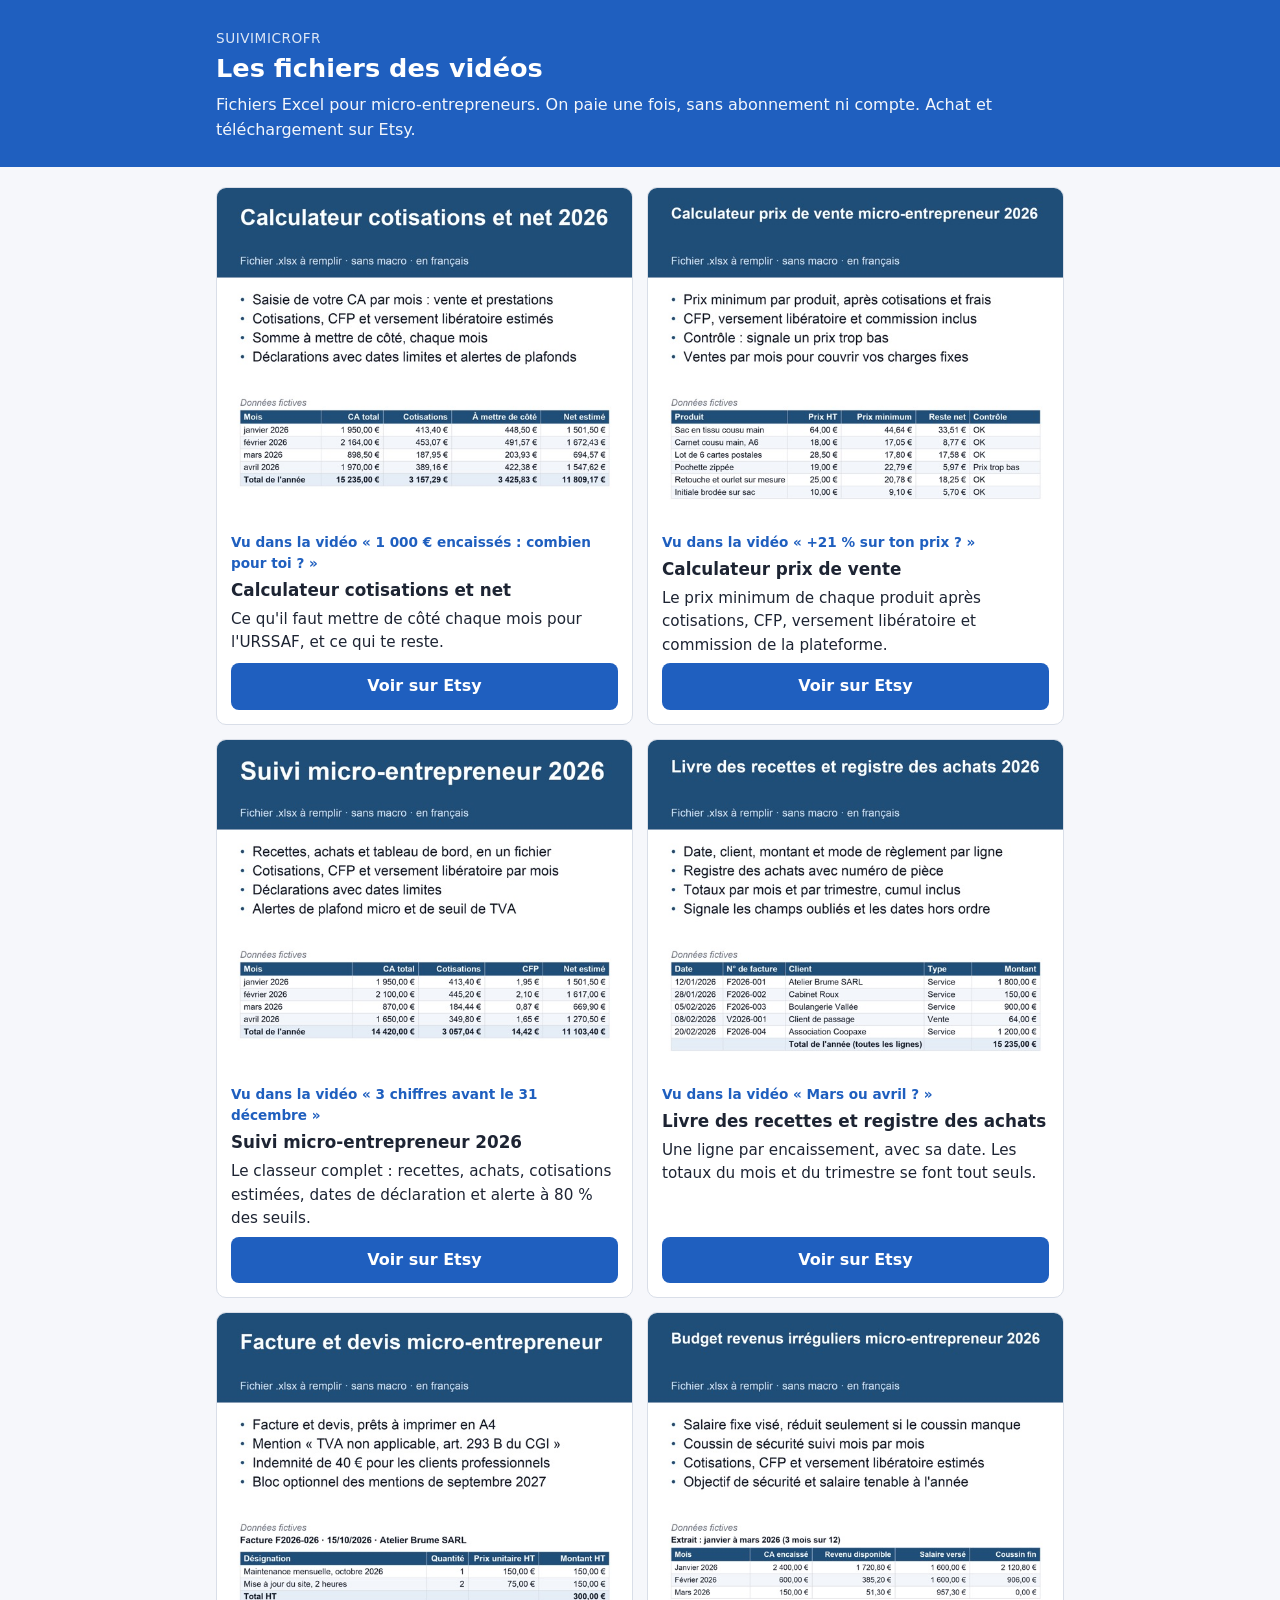
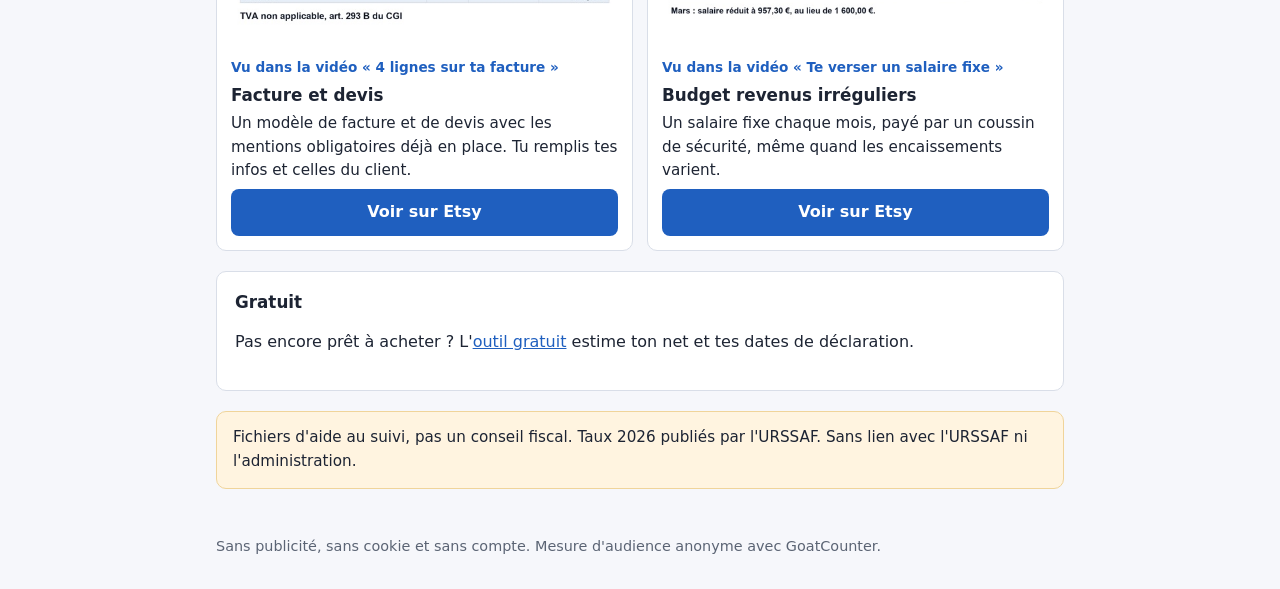
<file: fichiers.html>
<!doctype html>
<html lang="fr">
<head>
  <meta charset="utf-8">
  <meta name="viewport" content="width=device-width, initial-scale=1">
  <title>Fichiers Excel micro-entrepreneur : vus dans les vidéos</title>
  <meta name="description" content="Les fichiers Excel montrés dans les vidéos SuiviMicroFR : suivi micro-entrepreneur, livre des recettes, facture et devis, calculateurs de cotisations et de prix, budget revenus irréguliers.">
  <link rel="canonical" href="https://alesfer001.github.io/micro-echeances/fichiers.html">
  <link rel="stylesheet" href="style.css">
  <style>
    .files { display: grid; gap: 14px; margin: 0 0 20px; padding: 0; list-style: none; }
    @media (min-width: 640px) { .files { grid-template-columns: 1fr 1fr; } }
    .file {
      background: var(--card);
      border: 1px solid var(--line);
      border-radius: var(--radius);
      overflow: hidden;
      display: flex;
      flex-direction: column;
    }
    .file img { display: block; width: 100%; height: auto; aspect-ratio: 5 / 4; object-fit: cover; background: var(--accent-soft); }
    .file .body { padding: 12px 14px 14px; display: flex; flex-direction: column; gap: 6px; flex: 1; }
    .file .seen { margin: 0; font-size: .85rem; font-weight: 600; color: var(--accent); }
    .file h2 { margin: 0; font-size: 1.05rem; }
    .file p { margin: 0; font-size: .95rem; }
    .file .buy {
      margin-top: auto;
      align-self: stretch;
      text-align: center;
      background: var(--accent);
      color: #fff;
      text-decoration: none;
      font-weight: 600;
      padding: 11px 14px;
      border-radius: 8px;
    }
    .file .buy:hover { filter: brightness(1.08); }
  </style>
</head>
<body>

<header class="site-header">
  <div class="wrap">
    <p class="kicker">SuiviMicroFR</p>
    <h1>Les fichiers des vidéos</h1>
    <p class="lead">Fichiers Excel pour micro-entrepreneurs. On paie une fois, sans abonnement ni compte. Achat et téléchargement sur Etsy.</p>
  </div>
</header>

<main class="wrap">

  <ul class="files">
    <li class="file">
      <img src="img/04-calculateur-cotisations-2026.jpg" alt="Calculateur cotisations et net micro-entrepreneur 2026" width="640" height="512" loading="eager">
      <div class="body">
        <p class="seen">Vu dans la vidéo « 1 000 € encaissés : combien pour toi ? »</p>
        <h2>Calculateur cotisations et net</h2>
        <p>Ce qu'il faut mettre de côté chaque mois pour l'URSSAF, et ce qui te reste.</p>
        <a class="buy" href="https://www.etsy.com/fr/listing/4599469599" data-goatcounter-click="clic-bio-cotisations">Voir sur Etsy</a>
      </div>
    </li>
    <li class="file">
      <img src="img/05-calculateur-prix-de-vente.jpg" alt="Calculateur prix de vente micro-entrepreneur" width="640" height="512" loading="lazy">
      <div class="body">
        <p class="seen">Vu dans la vidéo « +21 % sur ton prix ? »</p>
        <h2>Calculateur prix de vente</h2>
        <p>Le prix minimum de chaque produit après cotisations, CFP, versement libératoire et commission de la plateforme.</p>
        <a class="buy" href="https://www.etsy.com/fr/listing/4600086774" data-goatcounter-click="clic-bio-prix">Voir sur Etsy</a>
      </div>
    </li>
    <li class="file">
      <img src="img/01-suivi-micro-entrepreneur-2026.jpg" alt="Suivi micro-entrepreneur 2026" width="640" height="512" loading="eager">
      <div class="body">
        <p class="seen">Vu dans la vidéo « 3 chiffres avant le 31 décembre »</p>
        <h2>Suivi micro-entrepreneur 2026</h2>
        <p>Le classeur complet : recettes, achats, cotisations estimées, dates de déclaration et alerte à 80 % des seuils.</p>
        <a class="buy" href="https://www.etsy.com/fr/listing/4599467067" data-goatcounter-click="clic-bio-suivi">Voir sur Etsy</a>
      </div>
    </li>
    <li class="file">
      <img src="img/02-livre-des-recettes-2026.jpg" alt="Livre des recettes et registre des achats 2026" width="640" height="512" loading="eager">
      <div class="body">
        <p class="seen">Vu dans la vidéo « Mars ou avril ? »</p>
        <h2>Livre des recettes et registre des achats</h2>
        <p>Une ligne par encaissement, avec sa date. Les totaux du mois et du trimestre se font tout seuls.</p>
        <a class="buy" href="https://www.etsy.com/fr/listing/4599467945" data-goatcounter-click="clic-bio-livre">Voir sur Etsy</a>
      </div>
    </li>
    <li class="file">
      <img src="img/03-facture-et-devis.jpg" alt="Modèle facture et devis micro-entrepreneur" width="640" height="512" loading="lazy">
      <div class="body">
        <p class="seen">Vu dans la vidéo « 4 lignes sur ta facture »</p>
        <h2>Facture et devis</h2>
        <p>Un modèle de facture et de devis avec les mentions obligatoires déjà en place. Tu remplis tes infos et celles du client.</p>
        <a class="buy" href="https://www.etsy.com/fr/listing/4599468649" data-goatcounter-click="clic-bio-facture">Voir sur Etsy</a>
      </div>
    </li>
    <li class="file">
      <img src="img/06-budget-revenus-irreguliers.jpg" alt="Budget revenus irréguliers micro-entrepreneur" width="640" height="512" loading="lazy">
      <div class="body">
        <p class="seen">Vu dans la vidéo « Te verser un salaire fixe »</p>
        <h2>Budget revenus irréguliers</h2>
        <p>Un salaire fixe chaque mois, payé par un coussin de sécurité, même quand les encaissements varient.</p>
        <a class="buy" href="https://www.etsy.com/fr/listing/4600806131" data-goatcounter-click="clic-bio-budget">Voir sur Etsy</a>
      </div>
    </li>
  </ul>

  <section class="panel small">
    <h2>Gratuit</h2>
    <p>Pas encore prêt à acheter ? L'<a href="./" data-goatcounter-click="clic-bio-outil">outil gratuit</a> estime ton net et tes dates de déclaration.</p>
  </section>

  <div class="disclaimer" role="note">
    <p>Fichiers d'aide au suivi, pas un conseil fiscal. Taux 2026 publiés par l'URSSAF. Sans lien avec l'URSSAF ni l'administration.</p>
  </div>

</main>

<footer class="site-footer">
  <div class="wrap">
    <p>Sans publicité, sans cookie et sans compte. Mesure d'audience anonyme avec GoatCounter.</p>
  </div>
</footer>

<script data-goatcounter="https://micro-echeances.goatcounter.com/count" async src="//gc.zgo.at/count.js"></script>
</body>
</html>
</file>
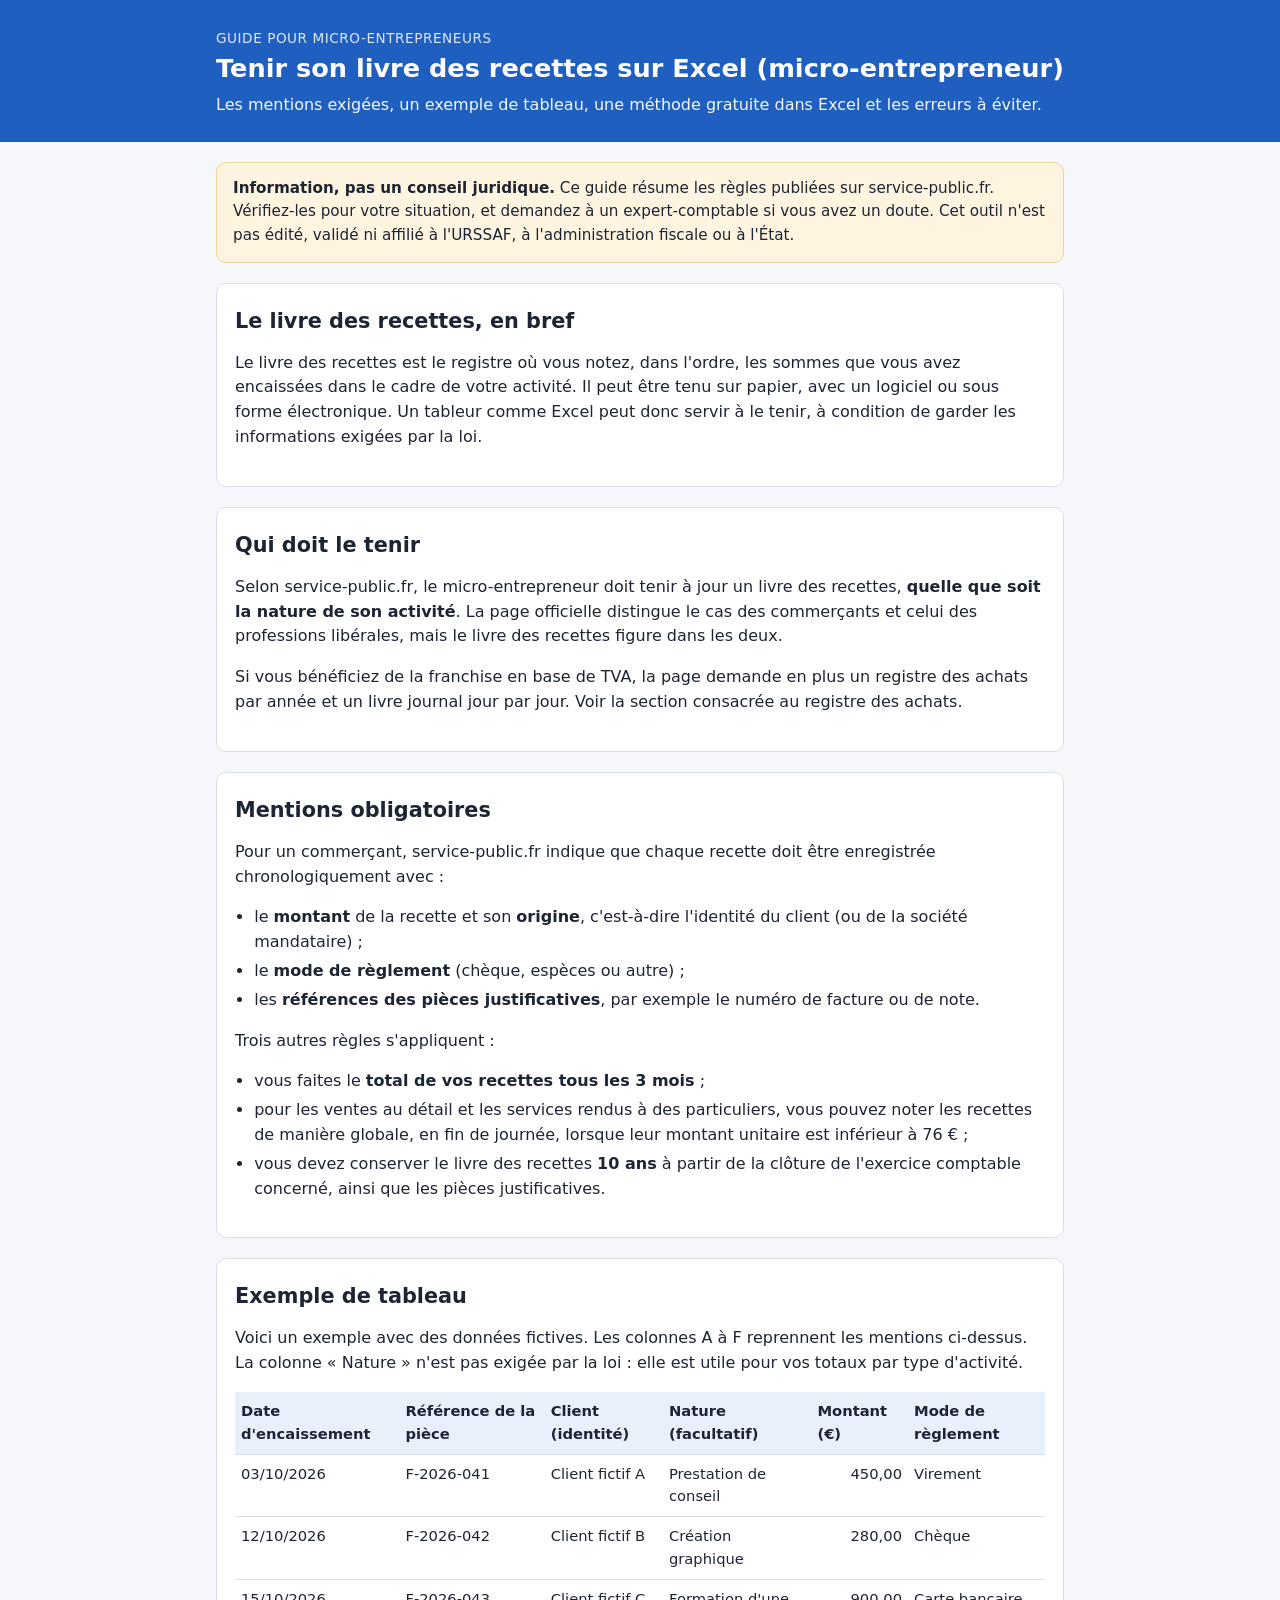
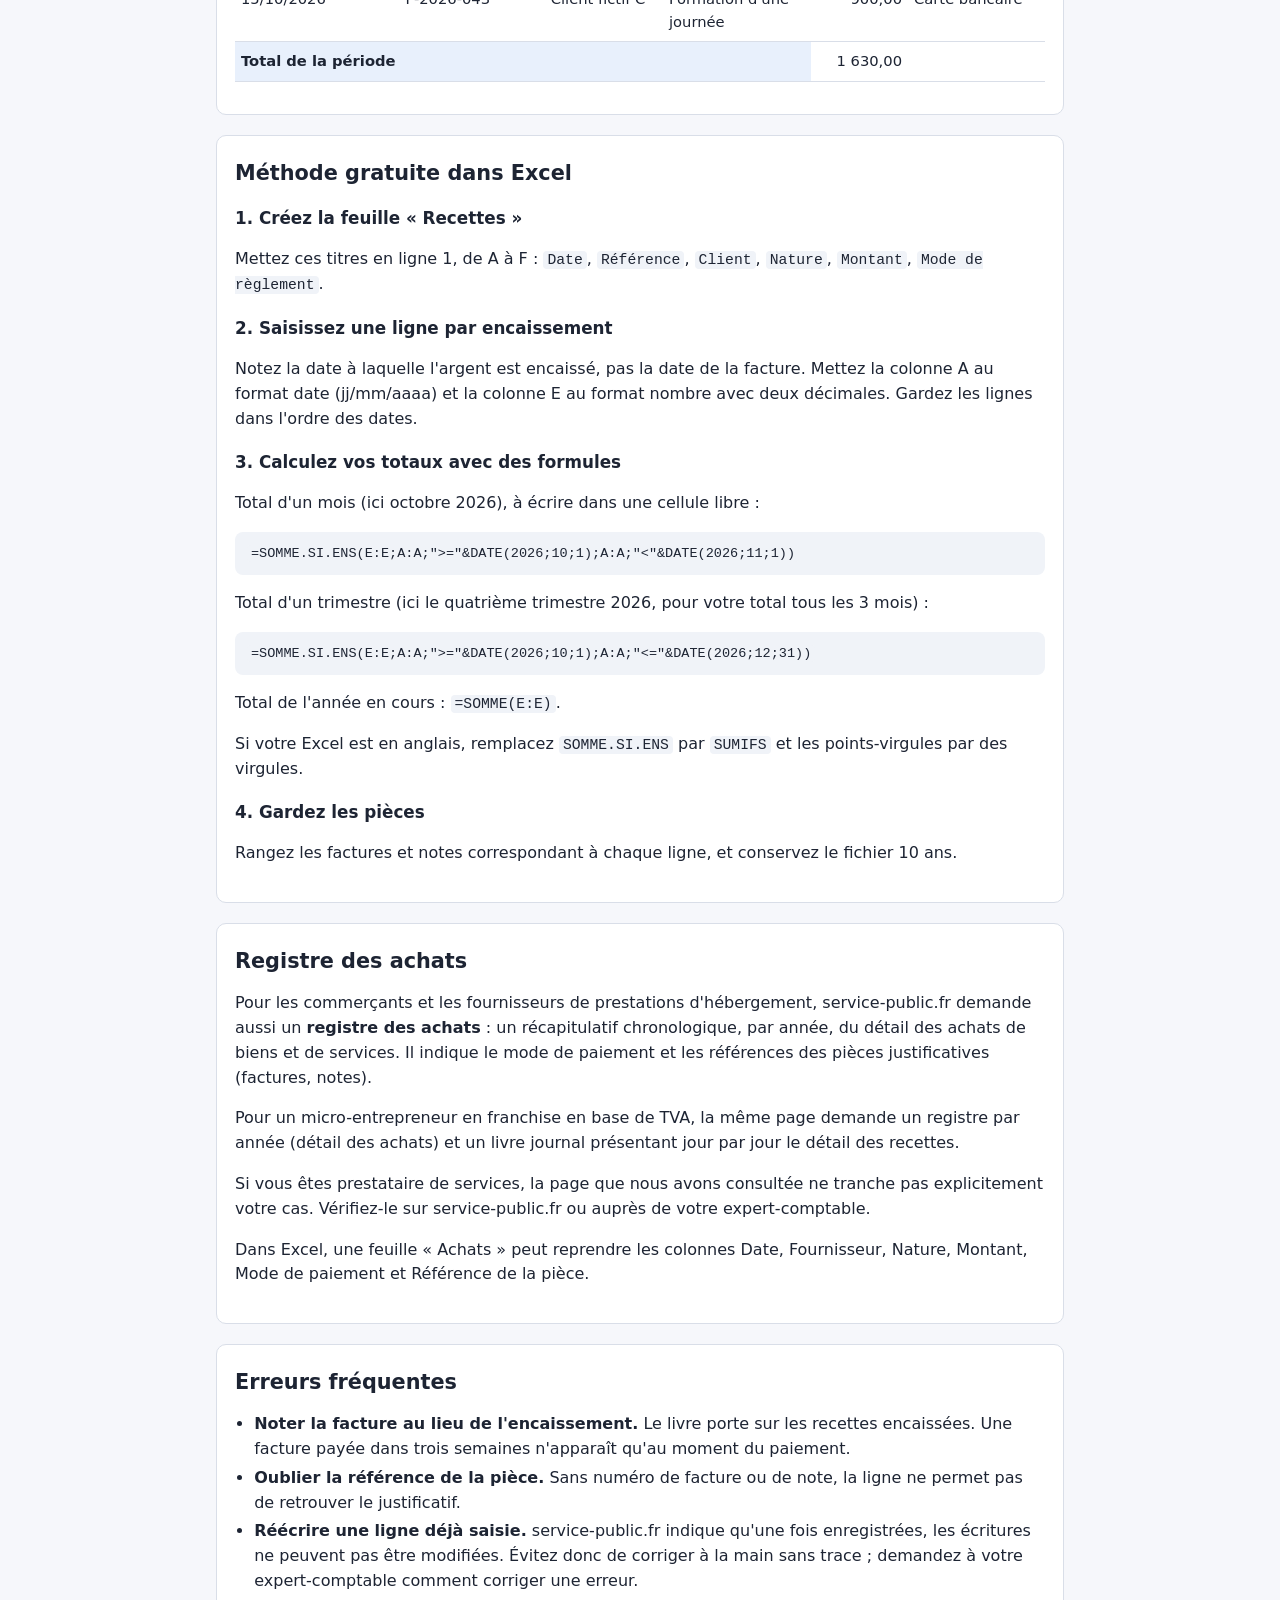
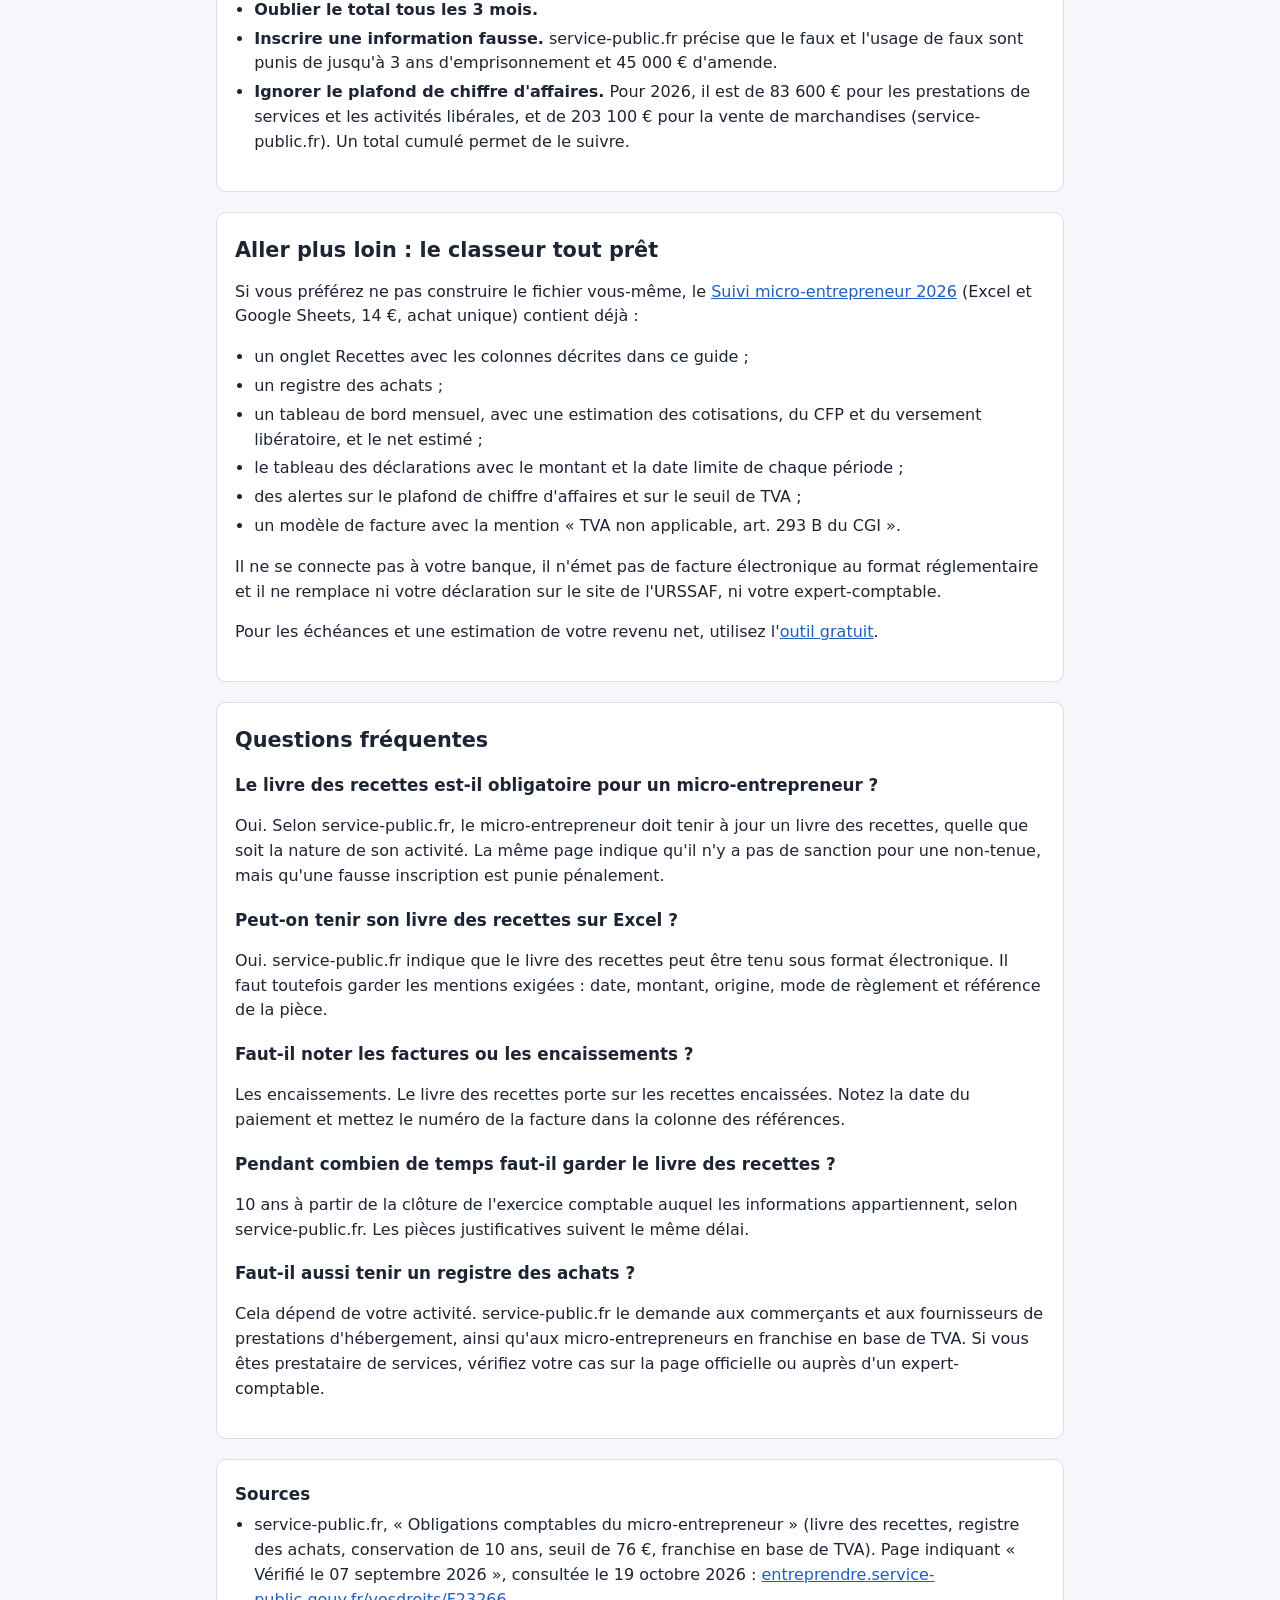
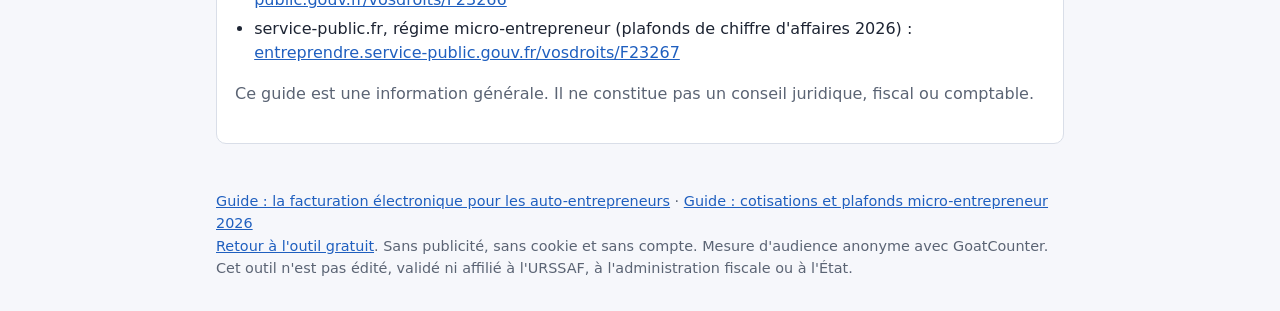
<file: livre-des-recettes-excel.html>
<!doctype html>
<html lang="fr">
<head>
  <meta charset="utf-8">
  <meta name="viewport" content="width=device-width, initial-scale=1">
  <title>Livre des recettes sur Excel : guide micro-entrepreneur</title>
  <meta name="description" content="Tenir son livre des recettes sur Excel en micro-entreprise : mentions obligatoires, exemple de tableau, formules de total, registre des achats et durée de conservation.">
  <link rel="canonical" href="https://alesfer001.github.io/micro-echeances/livre-des-recettes-excel.html">
  <link rel="stylesheet" href="style.css">
  <style>
    .guide .panel h2 { margin-top: 4px; }
    .guide .panel h3 { font-size: 1.05rem; margin: 18px 0 6px; }
    .guide .panel p, .guide .panel li { font-size: 1rem; }
    .guide .panel ul, .guide .panel ol { padding-left: 1.2rem; }
    .guide .panel li { margin: 4px 0; }
    .guide table.ex { width: 100%; border-collapse: collapse; margin: 12px 0; font-size: .92rem; }
    .guide table.ex th, .guide table.ex td { text-align: left; padding: 8px 6px; border-bottom: 1px solid var(--line); vertical-align: top; }
    .guide table.ex th { font-weight: 600; background: var(--accent-soft); }
    .guide table.ex td.num { text-align: right; white-space: nowrap; }
    .guide code { background: #f0f3f8; padding: 1px 4px; border-radius: 4px; font-size: .92em; word-break: break-word; }
    .guide pre { background: #f0f3f8; padding: 10px 12px; border-radius: 8px; overflow-x: auto; font-size: .92rem; }
  </style>
</head>
<body class="guide">

<header class="site-header">
  <div class="wrap">
    <p class="kicker">Guide pour micro-entrepreneurs</p>
    <h1>Tenir son livre des recettes sur Excel (micro-entrepreneur)</h1>
    <p class="lead">Les mentions exigées, un exemple de tableau, une méthode gratuite dans Excel et les erreurs à éviter.</p>
  </div>
</header>

<main class="wrap">

  <div class="disclaimer" role="note">
    <p><strong>Information, pas un conseil juridique.</strong> Ce guide résume les règles publiées sur service-public.fr. Vérifiez-les pour votre situation, et demandez à un expert-comptable si vous avez un doute. Cet outil n'est pas édité, validé ni affilié à l'URSSAF, à l'administration fiscale ou à l'État.</p>
  </div>

  <section class="panel" aria-labelledby="intro">
    <h2 id="intro">Le livre des recettes, en bref</h2>
    <p>Le livre des recettes est le registre où vous notez, dans l'ordre, les sommes que vous avez encaissées dans le cadre de votre activité. Il peut être tenu sur papier, avec un logiciel ou sous forme électronique. Un tableur comme Excel peut donc servir à le tenir, à condition de garder les informations exigées par la loi.</p>
  </section>

  <section class="panel" aria-labelledby="qui">
    <h2 id="qui">Qui doit le tenir</h2>
    <p>Selon service-public.fr, le micro-entrepreneur doit tenir à jour un livre des recettes, <strong>quelle que soit la nature de son activité</strong>. La page officielle distingue le cas des commerçants et celui des professions libérales, mais le livre des recettes figure dans les deux.</p>
    <p>Si vous bénéficiez de la franchise en base de TVA, la page demande en plus un registre des achats par année et un livre journal jour par jour. Voir la section consacrée au registre des achats.</p>
  </section>

  <section class="panel" aria-labelledby="mentions">
    <h2 id="mentions">Mentions obligatoires</h2>
    <p>Pour un commerçant, service-public.fr indique que chaque recette doit être enregistrée chronologiquement avec :</p>
    <ul>
      <li>le <strong>montant</strong> de la recette et son <strong>origine</strong>, c'est-à-dire l'identité du client (ou de la société mandataire) ;</li>
      <li>le <strong>mode de règlement</strong> (chèque, espèces ou autre) ;</li>
      <li>les <strong>références des pièces justificatives</strong>, par exemple le numéro de facture ou de note.</li>
    </ul>
    <p>Trois autres règles s'appliquent :</p>
    <ul>
      <li>vous faites le <strong>total de vos recettes tous les 3 mois</strong> ;</li>
      <li>pour les ventes au détail et les services rendus à des particuliers, vous pouvez noter les recettes de manière globale, en fin de journée, lorsque leur montant unitaire est inférieur à 76 € ;</li>
      <li>vous devez conserver le livre des recettes <strong>10 ans</strong> à partir de la clôture de l'exercice comptable concerné, ainsi que les pièces justificatives.</li>
    </ul>
  </section>

  <section class="panel" aria-labelledby="exemple">
    <h2 id="exemple">Exemple de tableau</h2>
    <p>Voici un exemple avec des données fictives. Les colonnes A à F reprennent les mentions ci-dessus. La colonne « Nature » n'est pas exigée par la loi : elle est utile pour vos totaux par type d'activité.</p>
    <table class="ex">
      <thead>
        <tr>
          <th scope="col">Date d'encaissement</th>
          <th scope="col">Référence de la pièce</th>
          <th scope="col">Client (identité)</th>
          <th scope="col">Nature (facultatif)</th>
          <th scope="col">Montant (€)</th>
          <th scope="col">Mode de règlement</th>
        </tr>
      </thead>
      <tbody>
        <tr>
          <td>03/10/2026</td>
          <td>F-2026-041</td>
          <td>Client fictif A</td>
          <td>Prestation de conseil</td>
          <td class="num">450,00</td>
          <td>Virement</td>
        </tr>
        <tr>
          <td>12/10/2026</td>
          <td>F-2026-042</td>
          <td>Client fictif B</td>
          <td>Création graphique</td>
          <td class="num">280,00</td>
          <td>Chèque</td>
        </tr>
        <tr>
          <td>15/10/2026</td>
          <td>F-2026-043</td>
          <td>Client fictif C</td>
          <td>Formation d'une journée</td>
          <td class="num">900,00</td>
          <td>Carte bancaire</td>
        </tr>
      </tbody>
      <tfoot>
        <tr>
          <th scope="row" colspan="4">Total de la période</th>
          <td class="num">1 630,00</td>
          <td></td>
        </tr>
      </tfoot>
    </table>
  </section>

  <section class="panel" aria-labelledby="methode">
    <h2 id="methode">Méthode gratuite dans Excel</h2>
    <h3>1. Créez la feuille « Recettes »</h3>
    <p>Mettez ces titres en ligne 1, de A à F : <code>Date</code>, <code>Référence</code>, <code>Client</code>, <code>Nature</code>, <code>Montant</code>, <code>Mode de règlement</code>.</p>
    <h3>2. Saisissez une ligne par encaissement</h3>
    <p>Notez la date à laquelle l'argent est encaissé, pas la date de la facture. Mettez la colonne A au format date (jj/mm/aaaa) et la colonne E au format nombre avec deux décimales. Gardez les lignes dans l'ordre des dates.</p>
    <h3>3. Calculez vos totaux avec des formules</h3>
    <p>Total d'un mois (ici octobre 2026), à écrire dans une cellule libre :</p>
    <pre><code>=SOMME.SI.ENS(E:E;A:A;"&gt;="&amp;DATE(2026;10;1);A:A;"&lt;"&amp;DATE(2026;11;1))</code></pre>
    <p>Total d'un trimestre (ici le quatrième trimestre 2026, pour votre total tous les 3 mois) :</p>
    <pre><code>=SOMME.SI.ENS(E:E;A:A;"&gt;="&amp;DATE(2026;10;1);A:A;"&lt;="&amp;DATE(2026;12;31))</code></pre>
    <p>Total de l'année en cours : <code>=SOMME(E:E)</code>.</p>
    <p>Si votre Excel est en anglais, remplacez <code>SOMME.SI.ENS</code> par <code>SUMIFS</code> et les points-virgules par des virgules.</p>
    <h3>4. Gardez les pièces</h3>
    <p>Rangez les factures et notes correspondant à chaque ligne, et conservez le fichier 10 ans.</p>
  </section>

  <section class="panel" aria-labelledby="registre">
    <h2 id="registre">Registre des achats</h2>
    <p>Pour les commerçants et les fournisseurs de prestations d'hébergement, service-public.fr demande aussi un <strong>registre des achats</strong> : un récapitulatif chronologique, par année, du détail des achats de biens et de services. Il indique le mode de paiement et les références des pièces justificatives (factures, notes).</p>
    <p>Pour un micro-entrepreneur en franchise en base de TVA, la même page demande un registre par année (détail des achats) et un livre journal présentant jour par jour le détail des recettes.</p>
    <p>Si vous êtes prestataire de services, la page que nous avons consultée ne tranche pas explicitement votre cas. Vérifiez-le sur service-public.fr ou auprès de votre expert-comptable.</p>
    <p>Dans Excel, une feuille « Achats » peut reprendre les colonnes Date, Fournisseur, Nature, Montant, Mode de paiement et Référence de la pièce.</p>
  </section>

  <section class="panel" aria-labelledby="erreurs">
    <h2 id="erreurs">Erreurs fréquentes</h2>
    <ul>
      <li><strong>Noter la facture au lieu de l'encaissement.</strong> Le livre porte sur les recettes encaissées. Une facture payée dans trois semaines n'apparaît qu'au moment du paiement.</li>
      <li><strong>Oublier la référence de la pièce.</strong> Sans numéro de facture ou de note, la ligne ne permet pas de retrouver le justificatif.</li>
      <li><strong>Réécrire une ligne déjà saisie.</strong> service-public.fr indique qu'une fois enregistrées, les écritures ne peuvent pas être modifiées. Évitez donc de corriger à la main sans trace ; demandez à votre expert-comptable comment corriger une erreur.</li>
      <li><strong>Oublier le total tous les 3 mois.</strong></li>
      <li><strong>Inscrire une information fausse.</strong> service-public.fr précise que le faux et l'usage de faux sont punis de jusqu'à 3 ans d'emprisonnement et 45 000 € d'amende.</li>
      <li><strong>Ignorer le plafond de chiffre d'affaires.</strong> Pour 2026, il est de 83 600 € pour les prestations de services et les activités libérales, et de 203 100 € pour la vente de marchandises (service-public.fr). Un total cumulé permet de le suivre.</li>
    </ul>
  </section>

  <section class="panel" aria-labelledby="suite">
    <h2 id="suite">Aller plus loin : le classeur tout prêt</h2>
    <p>Si vous préférez ne pas construire le fichier vous-même, le <a href="https://lesferay.gumroad.com/l/suivi-micro-2026" data-goatcounter-click="clic-boutique-guide-livre">Suivi micro-entrepreneur 2026</a> (Excel et Google Sheets, 14 €, achat unique) contient déjà :</p>
    <ul>
      <li>un onglet Recettes avec les colonnes décrites dans ce guide ;</li>
      <li>un registre des achats ;</li>
      <li>un tableau de bord mensuel, avec une estimation des cotisations, du CFP et du versement libératoire, et le net estimé ;</li>
      <li>le tableau des déclarations avec le montant et la date limite de chaque période ;</li>
      <li>des alertes sur le plafond de chiffre d'affaires et sur le seuil de TVA ;</li>
      <li>un modèle de facture avec la mention « TVA non applicable, art. 293 B du CGI ».</li>
    </ul>
    <p>Il ne se connecte pas à votre banque, il n'émet pas de facture électronique au format réglementaire et il ne remplace ni votre déclaration sur le site de l'URSSAF, ni votre expert-comptable.</p>
    <p>Pour les échéances et une estimation de votre revenu net, utilisez l'<a href="index.html">outil gratuit</a>.</p>
  </section>

  <section class="panel" aria-labelledby="faq">
    <h2 id="faq">Questions fréquentes</h2>

    <h3>Le livre des recettes est-il obligatoire pour un micro-entrepreneur ?</h3>
    <p>Oui. Selon service-public.fr, le micro-entrepreneur doit tenir à jour un livre des recettes, quelle que soit la nature de son activité. La même page indique qu'il n'y a pas de sanction pour une non-tenue, mais qu'une fausse inscription est punie pénalement.</p>

    <h3>Peut-on tenir son livre des recettes sur Excel ?</h3>
    <p>Oui. service-public.fr indique que le livre des recettes peut être tenu sous format électronique. Il faut toutefois garder les mentions exigées : date, montant, origine, mode de règlement et référence de la pièce.</p>

    <h3>Faut-il noter les factures ou les encaissements ?</h3>
    <p>Les encaissements. Le livre des recettes porte sur les recettes encaissées. Notez la date du paiement et mettez le numéro de la facture dans la colonne des références.</p>

    <h3>Pendant combien de temps faut-il garder le livre des recettes ?</h3>
    <p>10 ans à partir de la clôture de l'exercice comptable auquel les informations appartiennent, selon service-public.fr. Les pièces justificatives suivent le même délai.</p>

    <h3>Faut-il aussi tenir un registre des achats ?</h3>
    <p>Cela dépend de votre activité. service-public.fr le demande aux commerçants et aux fournisseurs de prestations d'hébergement, ainsi qu'aux micro-entrepreneurs en franchise en base de TVA. Si vous êtes prestataire de services, vérifiez votre cas sur la page officielle ou auprès d'un expert-comptable.</p>
  </section>

  <section class="panel small" aria-labelledby="sources">
    <h2 id="sources">Sources</h2>
    <ul>
      <li>service-public.fr, « Obligations comptables du micro-entrepreneur » (livre des recettes, registre des achats, conservation de 10 ans, seuil de 76 €, franchise en base de TVA). Page indiquant « Vérifié le 07 septembre 2026 », consultée le 19 octobre 2026 : <a href="https://entreprendre.service-public.gouv.fr/vosdroits/F23266">entreprendre.service-public.gouv.fr/vosdroits/F23266</a></li>
      <li>service-public.fr, régime micro-entrepreneur (plafonds de chiffre d'affaires 2026) : <a href="https://entreprendre.service-public.gouv.fr/vosdroits/F23267">entreprendre.service-public.gouv.fr/vosdroits/F23267</a></li>
    </ul>
    <p class="muted">Ce guide est une information générale. Il ne constitue pas un conseil juridique, fiscal ou comptable.</p>
  </section>

</main>

<footer class="site-footer">
  <div class="wrap">
    <p><a href="facturation-electronique-auto-entrepreneur.html">Guide : la facturation électronique pour les auto-entrepreneurs</a> · <a href="cotisations-plafonds-micro-entrepreneur-2026.html">Guide : cotisations et plafonds micro-entrepreneur 2026</a></p>
    <p><a href="index.html">Retour à l'outil gratuit</a>. Sans publicité, sans cookie et sans compte. Mesure d'audience anonyme avec GoatCounter. Cet outil n'est pas édité, validé ni affilié à l'URSSAF, à l'administration fiscale ou à l'État.</p>
  </div>
</footer>

<script type="application/ld+json">
{
  "@context": "https://schema.org",
  "@type": "FAQPage",
  "mainEntity": [
    {
      "@type": "Question",
      "name": "Le livre des recettes est-il obligatoire pour un micro-entrepreneur ?",
      "acceptedAnswer": {
        "@type": "Answer",
        "text": "Oui. Selon service-public.fr, le micro-entrepreneur doit tenir à jour un livre des recettes, quelle que soit la nature de son activité. La même page indique qu'il n'y a pas de sanction pour une non-tenue, mais qu'une fausse inscription est punie pénalement."
      }
    },
    {
      "@type": "Question",
      "name": "Peut-on tenir son livre des recettes sur Excel ?",
      "acceptedAnswer": {
        "@type": "Answer",
        "text": "Oui. service-public.fr indique que le livre des recettes peut être tenu sous format électronique. Il faut toutefois garder les mentions exigées : date, montant, origine, mode de règlement et référence de la pièce."
      }
    },
    {
      "@type": "Question",
      "name": "Faut-il noter les factures ou les encaissements ?",
      "acceptedAnswer": {
        "@type": "Answer",
        "text": "Les encaissements. Le livre des recettes porte sur les recettes encaissées. Notez la date du paiement et mettez le numéro de la facture dans la colonne des références."
      }
    },
    {
      "@type": "Question",
      "name": "Pendant combien de temps faut-il garder le livre des recettes ?",
      "acceptedAnswer": {
        "@type": "Answer",
        "text": "10 ans à partir de la clôture de l'exercice comptable auquel les informations appartiennent, selon service-public.fr. Les pièces justificatives suivent le même délai."
      }
    },
    {
      "@type": "Question",
      "name": "Faut-il aussi tenir un registre des achats ?",
      "acceptedAnswer": {
        "@type": "Answer",
        "text": "Cela dépend de votre activité. service-public.fr le demande aux commerçants et aux fournisseurs de prestations d'hébergement, ainsi qu'aux micro-entrepreneurs en franchise en base de TVA. Si vous êtes prestataire de services, vérifiez votre cas sur la page officielle ou auprès d'un expert-comptable."
      }
    }
  ]
}
</script>

<script data-goatcounter="https://micro-echeances.goatcounter.com/count" async src="//gc.zgo.at/count.js"></script>
</body>
</html>
</file>
<file: style.css>
/* Échéances micro-entrepreneur : styles. Aucune ressource externe. */

:root {
  --ink: #1d2433;
  --muted: #5b6474;
  --line: #d9dee8;
  --bg: #f6f7fb;
  --card: #ffffff;
  --accent: #1f5fbf;
  --accent-soft: #e8f0fc;
  --warn: #8a5300;
  --warn-soft: #fff4e0;
  --ok: #1d6b3a;
  --ok-soft: #e7f5ec;
  --radius: 10px;
}

* { box-sizing: border-box; }

html { -webkit-text-size-adjust: 100%; }

body {
  margin: 0;
  font-family: system-ui, -apple-system, "Segoe UI", Roboto, Helvetica, Arial, sans-serif;
  font-size: 1rem;
  line-height: 1.55;
  color: var(--ink);
  background: var(--bg);
}

.wrap {
  max-width: 880px;
  margin: 0 auto;
  padding: 0 16px;
}

.site-header {
  background: var(--accent);
  color: #fff;
  padding: 28px 0 24px;
}
.site-header h1 {
  font-size: 1.6rem;
  line-height: 1.25;
  margin: 4px 0 8px;
}
.site-header .lead { margin: 0; opacity: .95; }
.kicker {
  margin: 0;
  font-size: .85rem;
  text-transform: uppercase;
  letter-spacing: .04em;
  opacity: .85;
}

main.wrap { padding-top: 20px; padding-bottom: 8px; }

h2 {
  font-size: 1.3rem;
  line-height: 1.3;
  margin: 0 0 6px;
}

.panel {
  background: var(--card);
  border: 1px solid var(--line);
  border-radius: var(--radius);
  padding: 20px 18px;
  margin-bottom: 20px;
}
.panel.small h2 { font-size: 1.05rem; }
.panel.small ul { padding-left: 1.1rem; margin: 8px 0; }

.muted { color: var(--muted); font-size: .95rem; }

fieldset {
  border: 0;
  margin: 14px 0 0;
  padding: 0;
  min-width: 0;
}
legend {
  font-weight: 600;
  padding: 0;
  margin-bottom: 6px;
}

.choice {
  display: flex;
  align-items: center;
  gap: 10px;
  padding: 10px 12px;
  margin: 6px 0;
  border: 1px solid var(--line);
  border-radius: 8px;
  cursor: pointer;
  min-height: 44px;
}
.choice:has(input:checked) {
  border-color: var(--accent);
  background: var(--accent-soft);
}
.choice input { width: 18px; height: 18px; margin: 0; flex: 0 0 auto; }

.grid {
  display: grid;
  gap: 16px;
  grid-template-columns: 1fr;
}
@media (min-width: 640px) {
  .grid { grid-template-columns: 1fr 1fr; }
}

.field {
  display: flex;
  flex-direction: column;
  gap: 6px;
  margin-top: 14px;
  font-weight: 600;
}
.field small { font-weight: 400; color: var(--muted); }

input[type="number"],
select {
  font: inherit;
  padding: 10px 12px;
  border: 1px solid #aab3c2;
  border-radius: 8px;
  background: #fff;
  color: var(--ink);
  min-height: 44px;
  width: 100%;
}
.inline { display: flex; gap: 8px; }
.inline input { flex: 1 1 auto; min-width: 0; }
.inline select { flex: 0 0 auto; width: auto; }

.results { margin-top: 20px; }

.card {
  border: 1px solid var(--line);
  border-left: 5px solid var(--accent);
  border-radius: 8px;
  padding: 14px 16px;
  margin: 12px 0;
  background: #fff;
}
.card h3 { margin: 0 0 4px; font-size: 1.05rem; }
.card .when { font-weight: 600; color: var(--accent); margin: 0 0 6px; }
.card.done { border-left-color: var(--ok); }
.card.done .when { color: var(--ok); }
.card.warn, .notice.warn {
  border-left-color: var(--warn);
  background: var(--warn-soft);
}
.card p { margin: 6px 0; }
.card .src { font-size: .9rem; margin: 8px 0 0; }

.notice {
  border-radius: 8px;
  padding: 12px 14px;
  margin: 12px 0;
  background: var(--accent-soft);
  border-left: 5px solid var(--accent);
}

.table-wrap { overflow-x: auto; }
table.sim {
  width: 100%;
  border-collapse: collapse;
  margin-top: 8px;
}
table.sim th,
table.sim td {
  text-align: left;
  padding: 10px 8px;
  border-bottom: 1px solid var(--line);
  vertical-align: top;
}
table.sim th { font-weight: 500; }
table.sim td { text-align: right; white-space: nowrap; font-variant-numeric: tabular-nums; }
table.sim tr.total th, table.sim tr.total td { font-weight: 700; border-top: 2px solid var(--ink); }
table.sim .note { display: block; font-size: .85rem; color: var(--muted); white-space: normal; font-weight: 400; }

.progress {
  height: 10px;
  background: #e4e8f0;
  border-radius: 999px;
  overflow: hidden;
  margin: 6px 0 4px;
}
.progress > span {
  display: block;
  height: 100%;
  background: var(--accent);
}
.progress > span.over { background: var(--warn); }

.disclaimer {
  background: var(--warn-soft);
  border: 1px solid #f0d49a;
  border-radius: var(--radius);
  padding: 14px 16px;
  margin-bottom: 20px;
  font-size: .95rem;
}
.disclaimer p { margin: 0; }

.cta {
  background: var(--ok-soft);
  border: 1px solid #b9dfc6;
  border-radius: var(--radius);
  padding: 14px 16px;
  margin-bottom: 20px;
}
.cta p { margin: 0; }

a { color: var(--accent); }

.site-footer {
  padding: 18px 0 32px;
  color: var(--muted);
  font-size: .9rem;
}
.site-footer p { margin: 0; }

:focus-visible {
  outline: 3px solid #ffb703;
  outline-offset: 2px;
}
</file>
